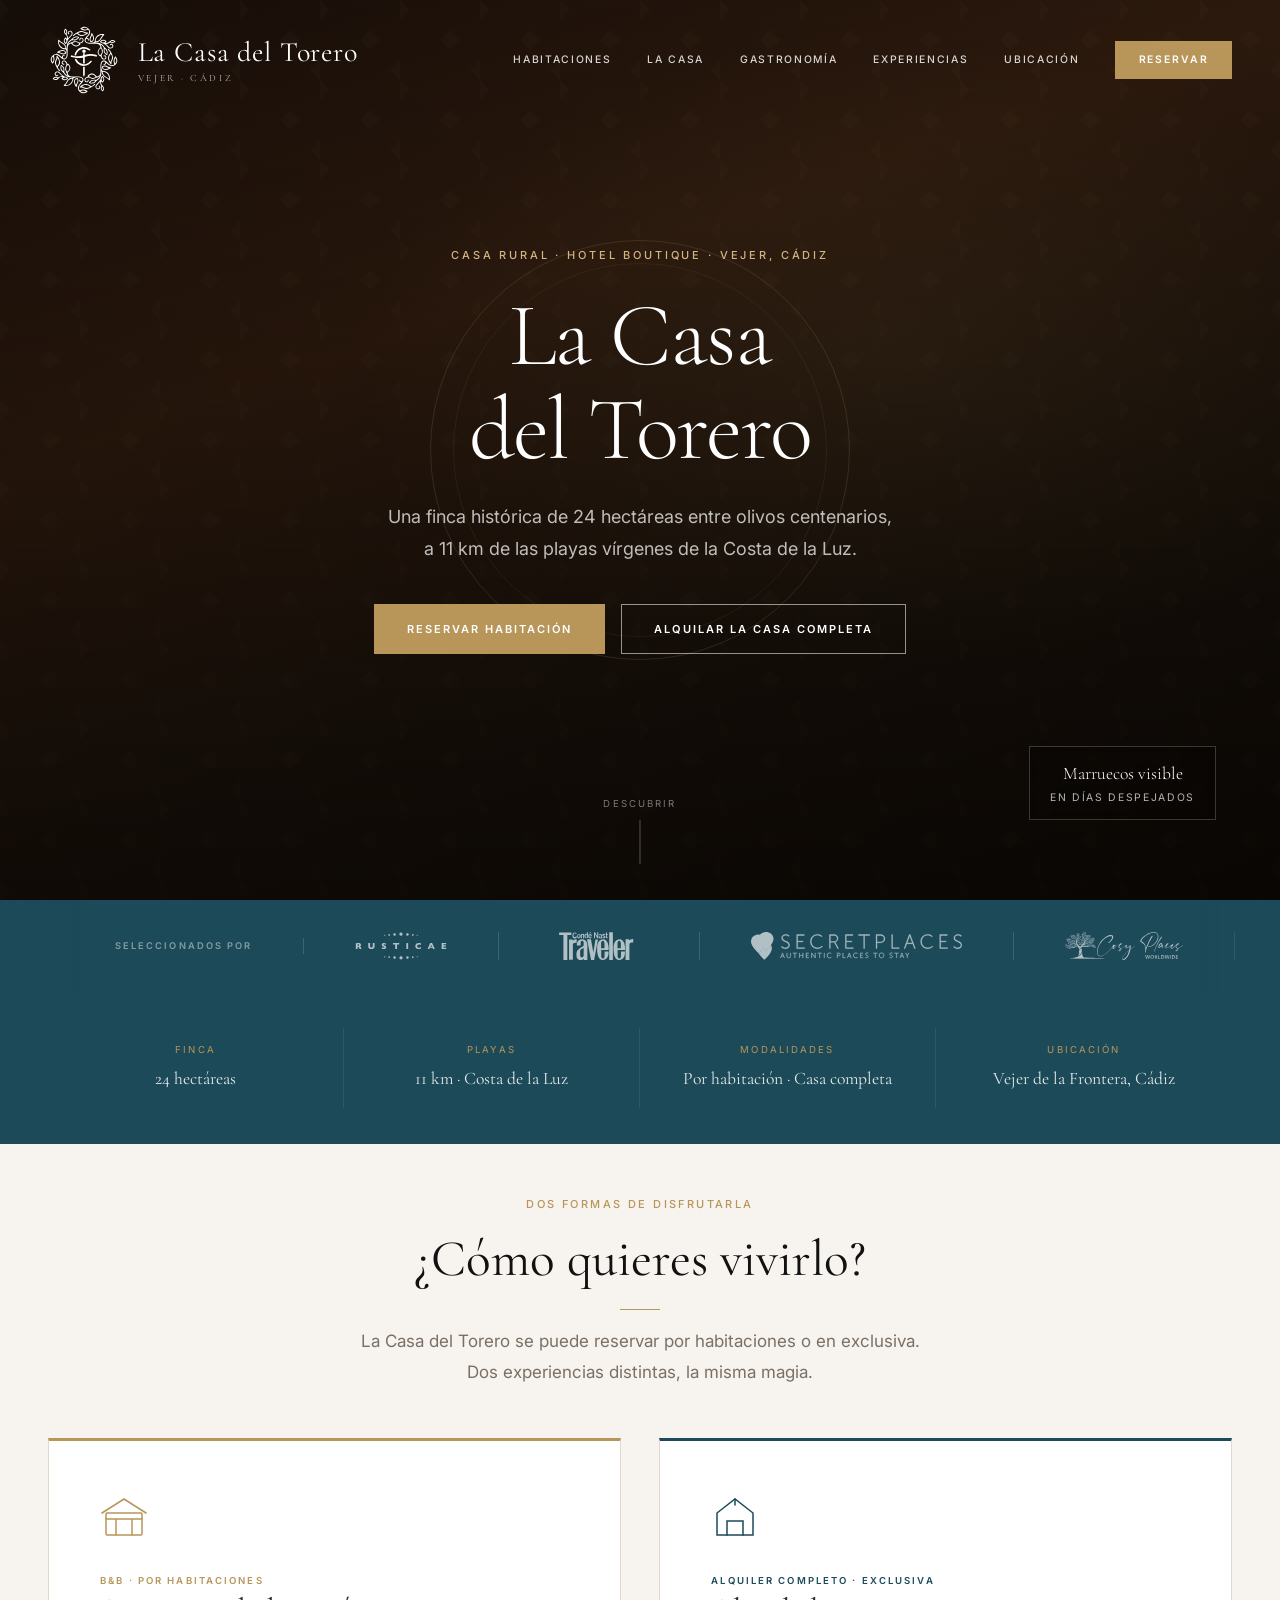
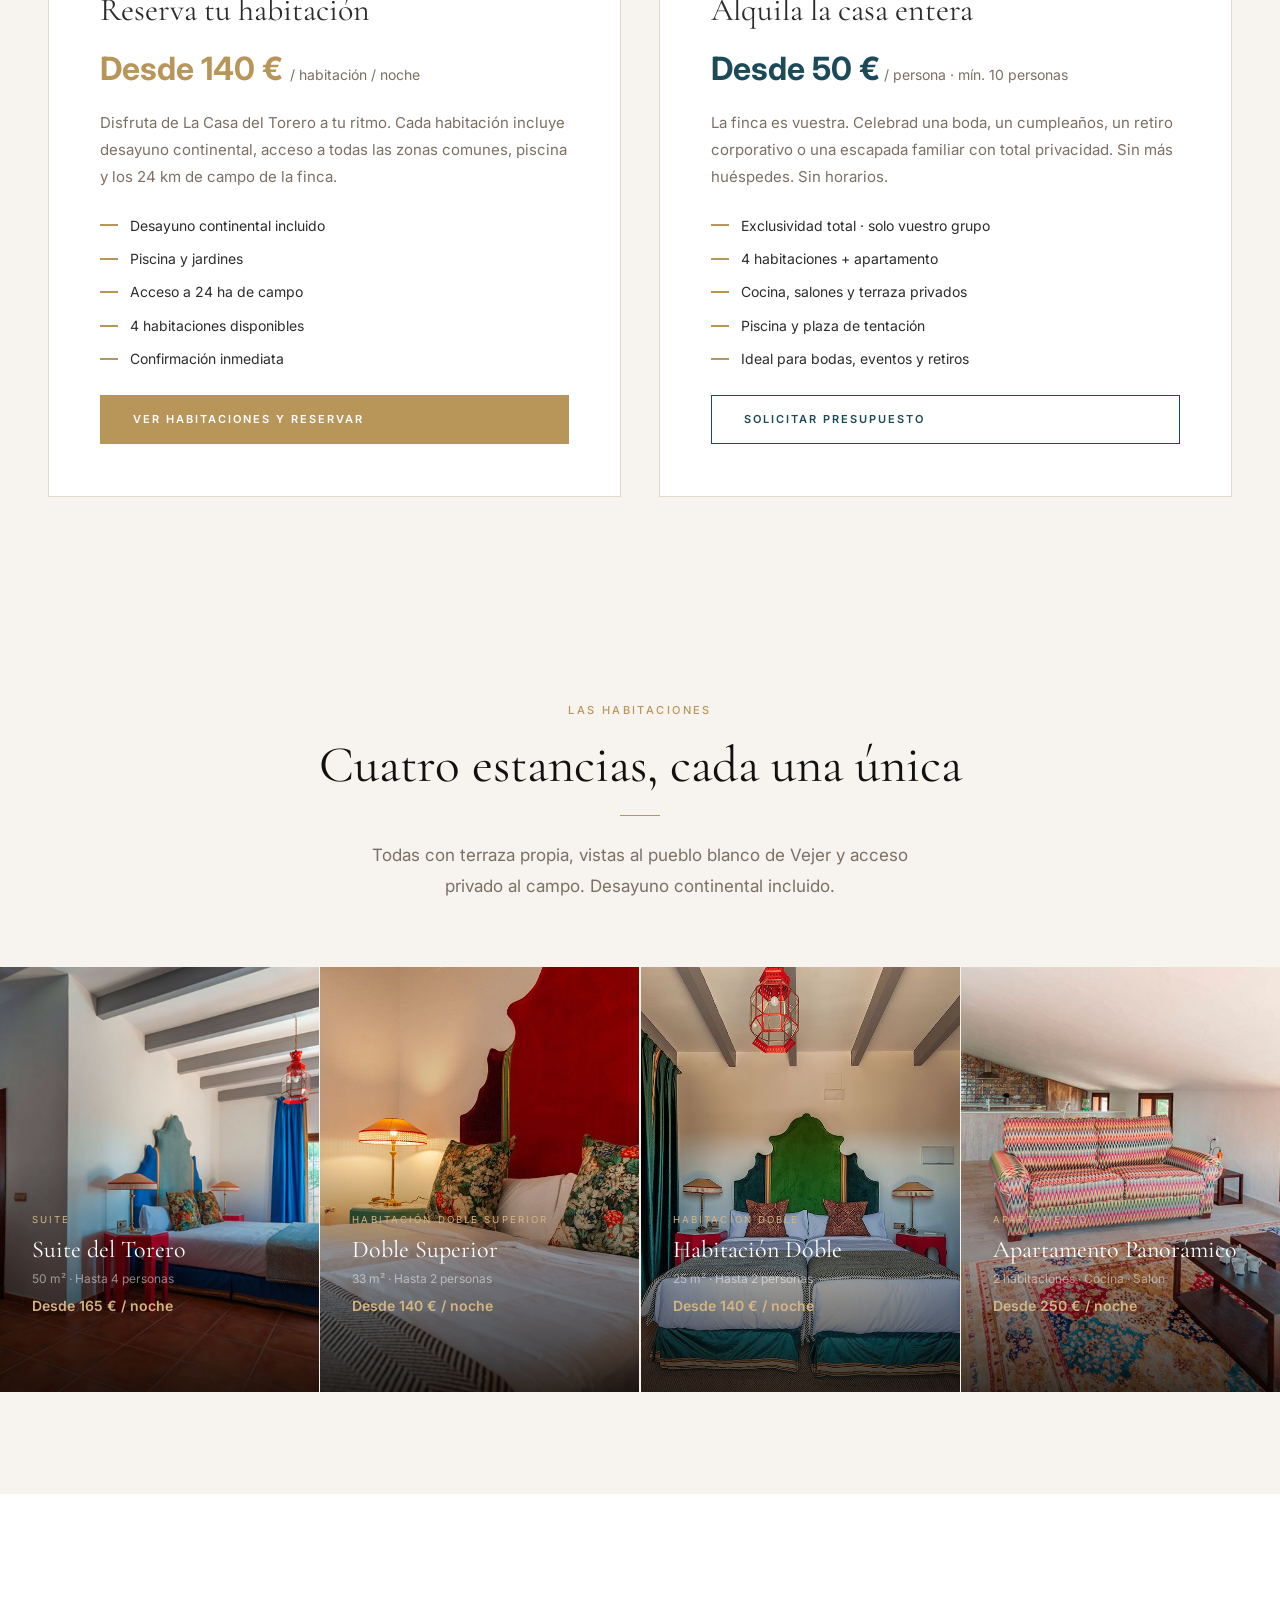
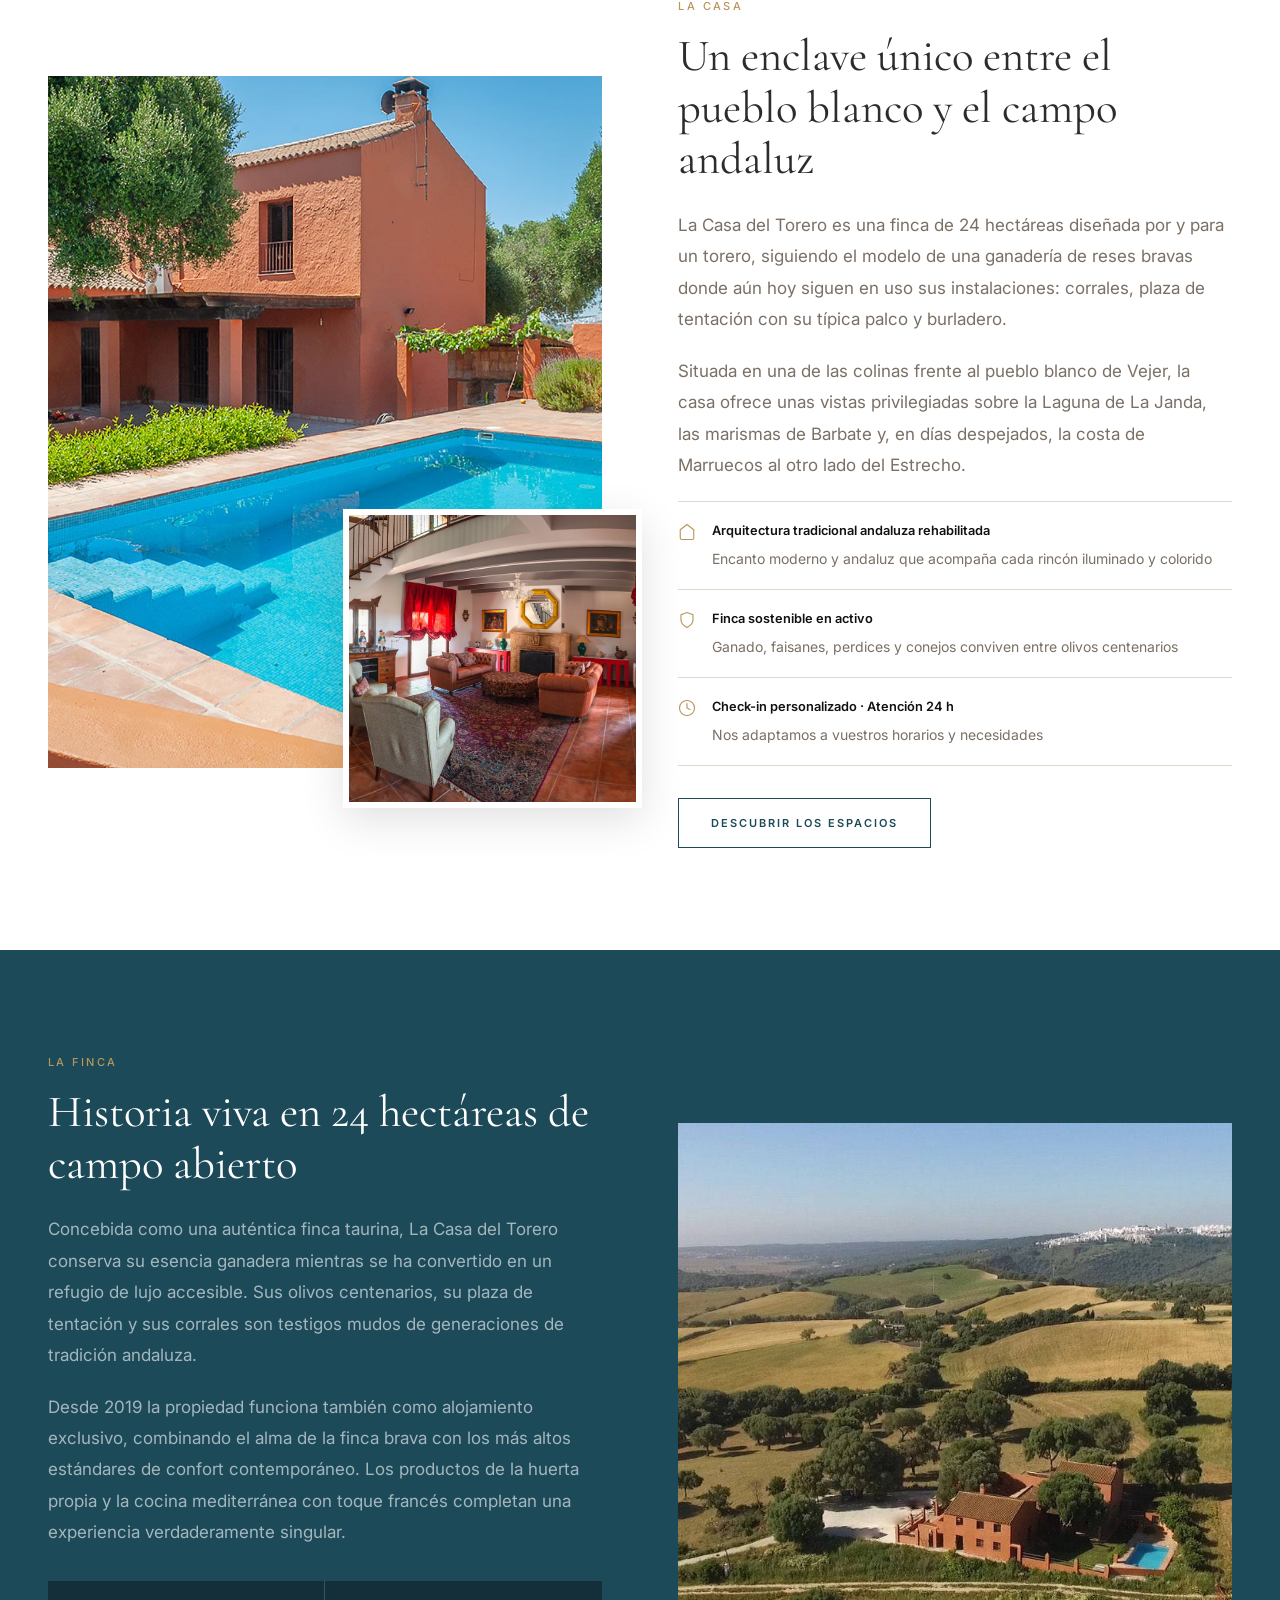
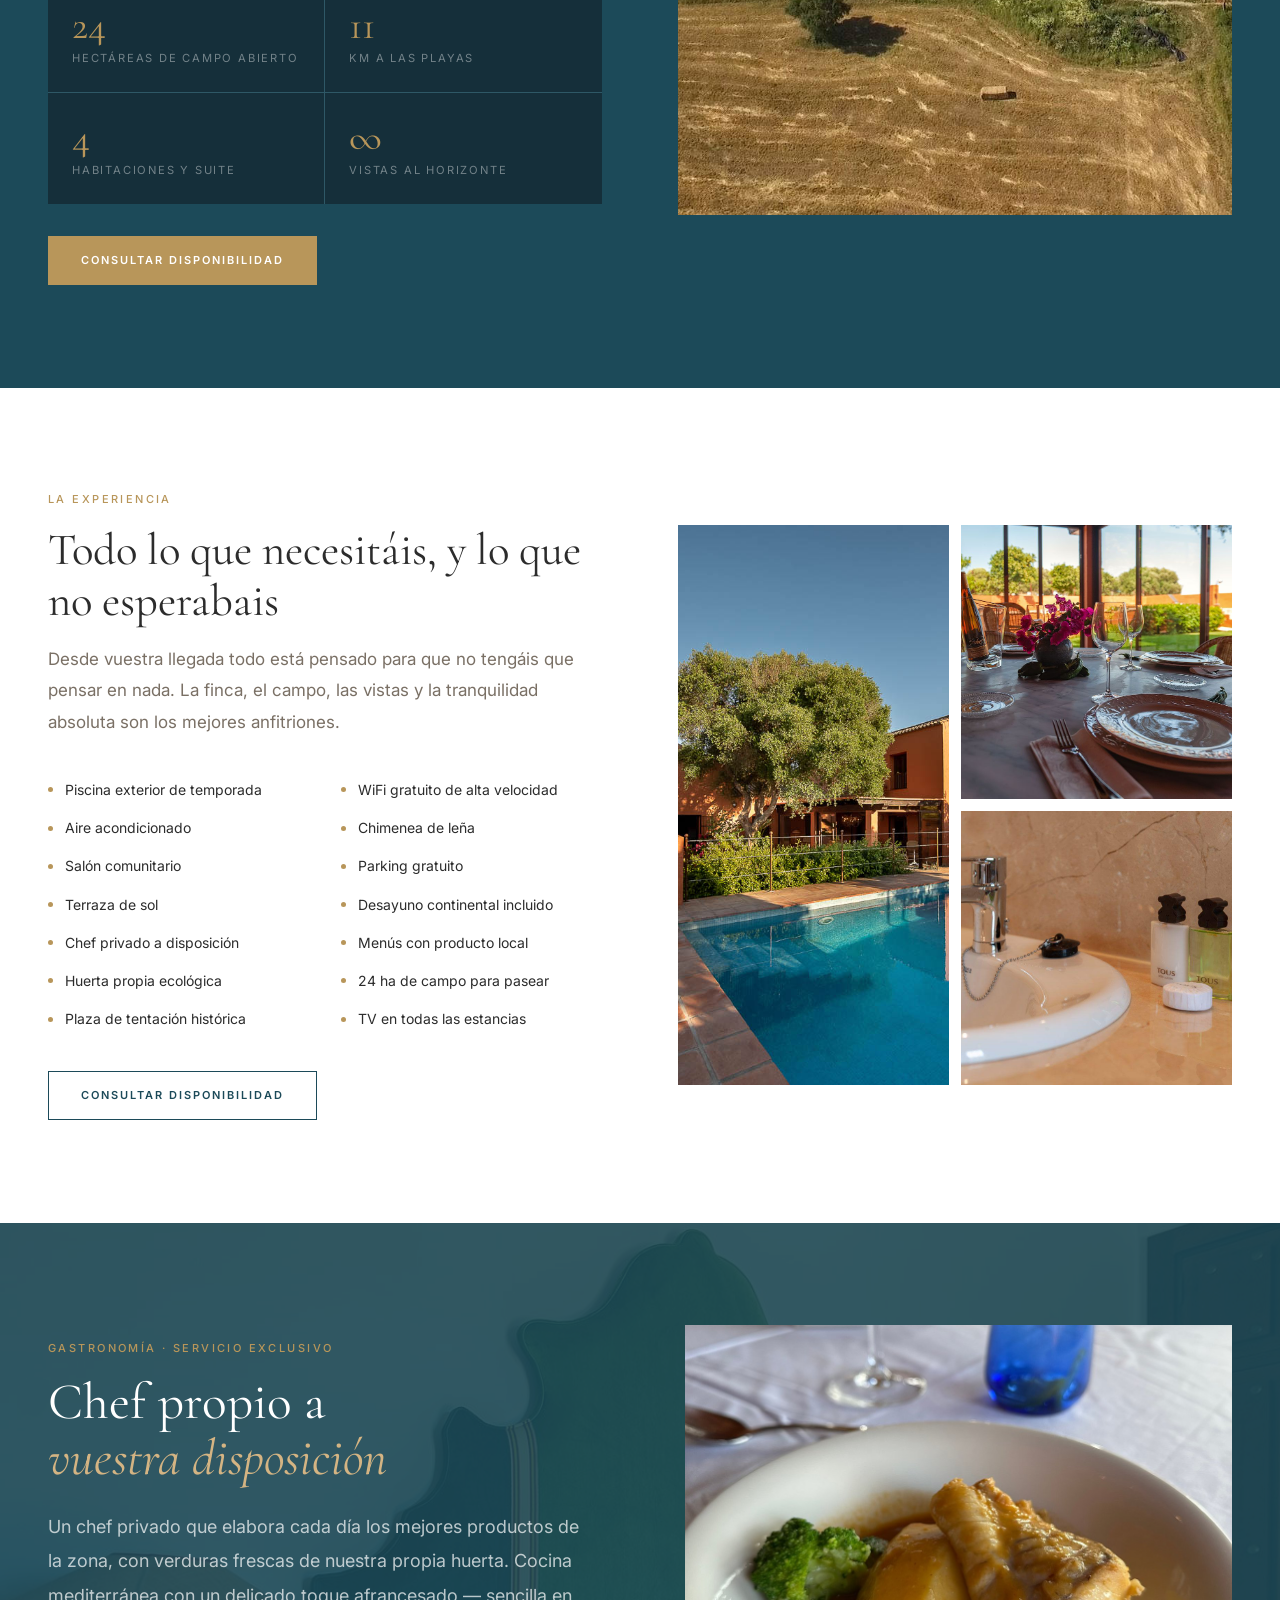
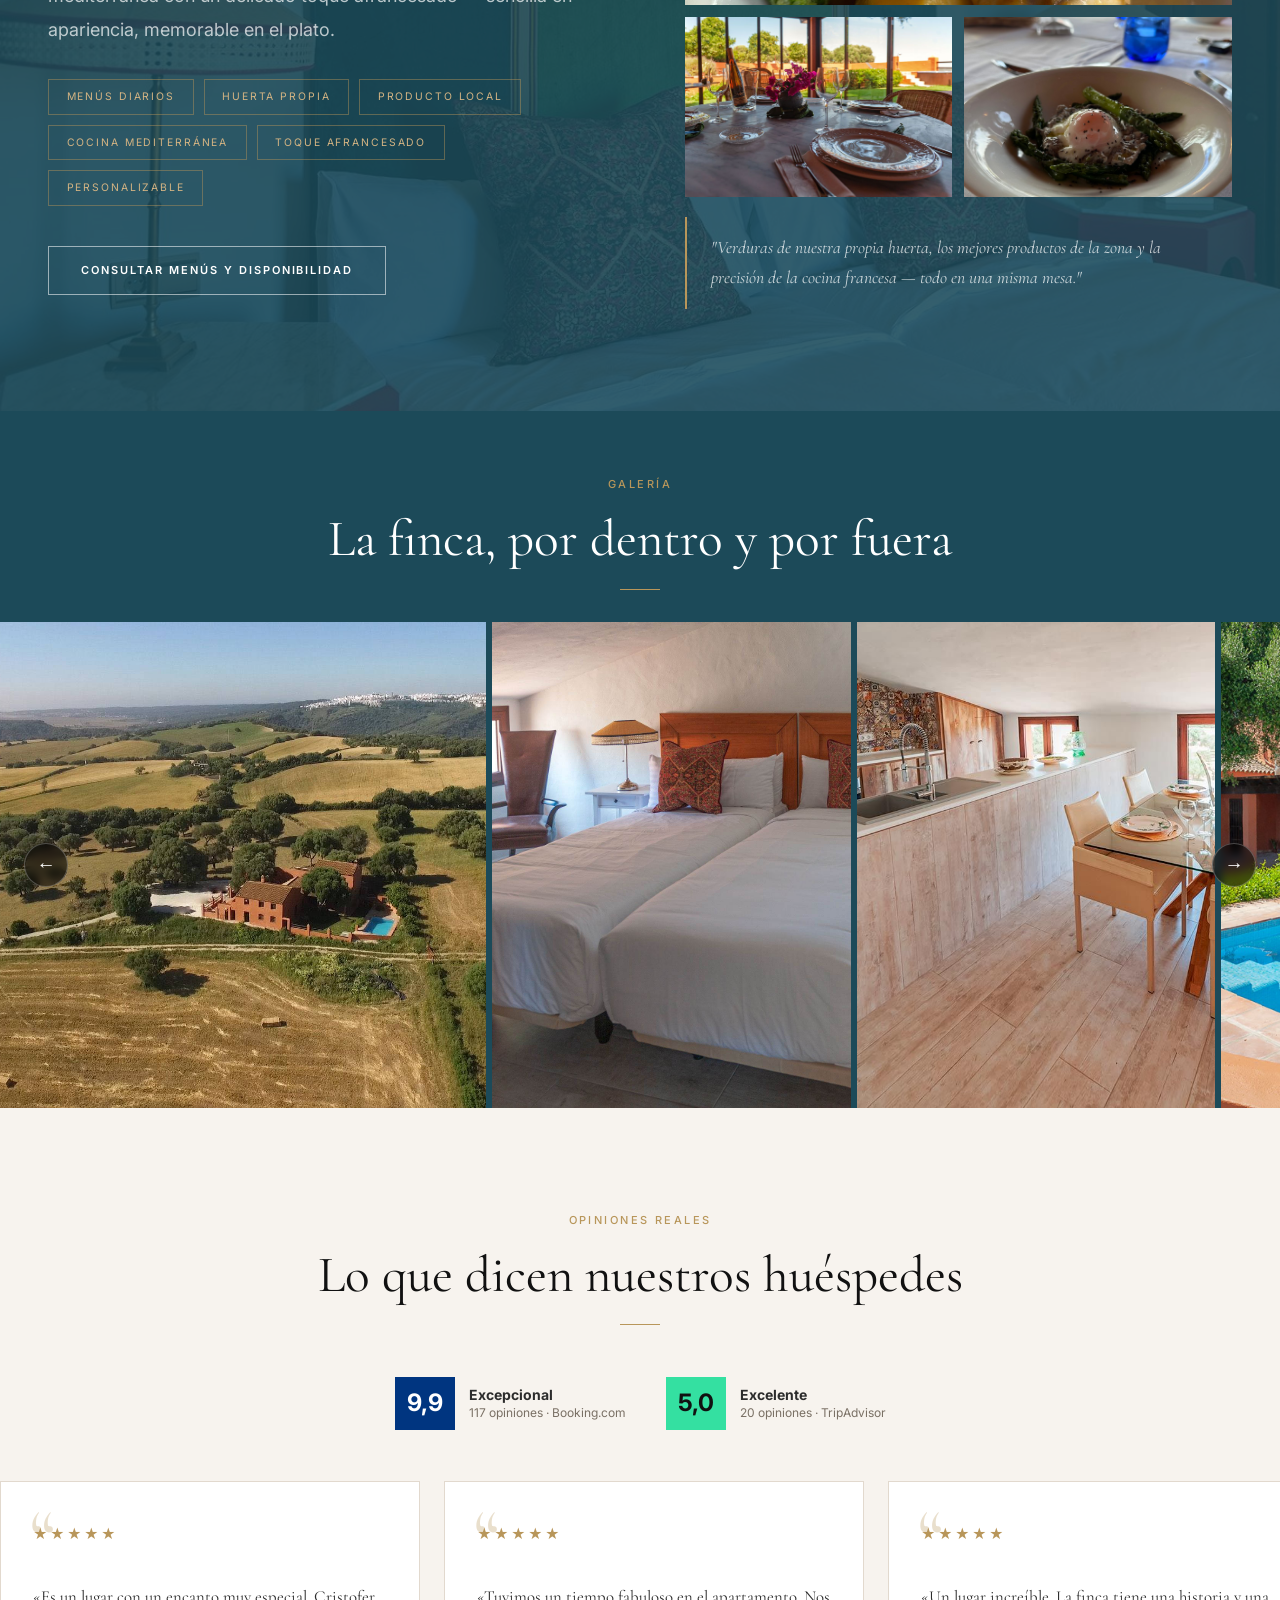
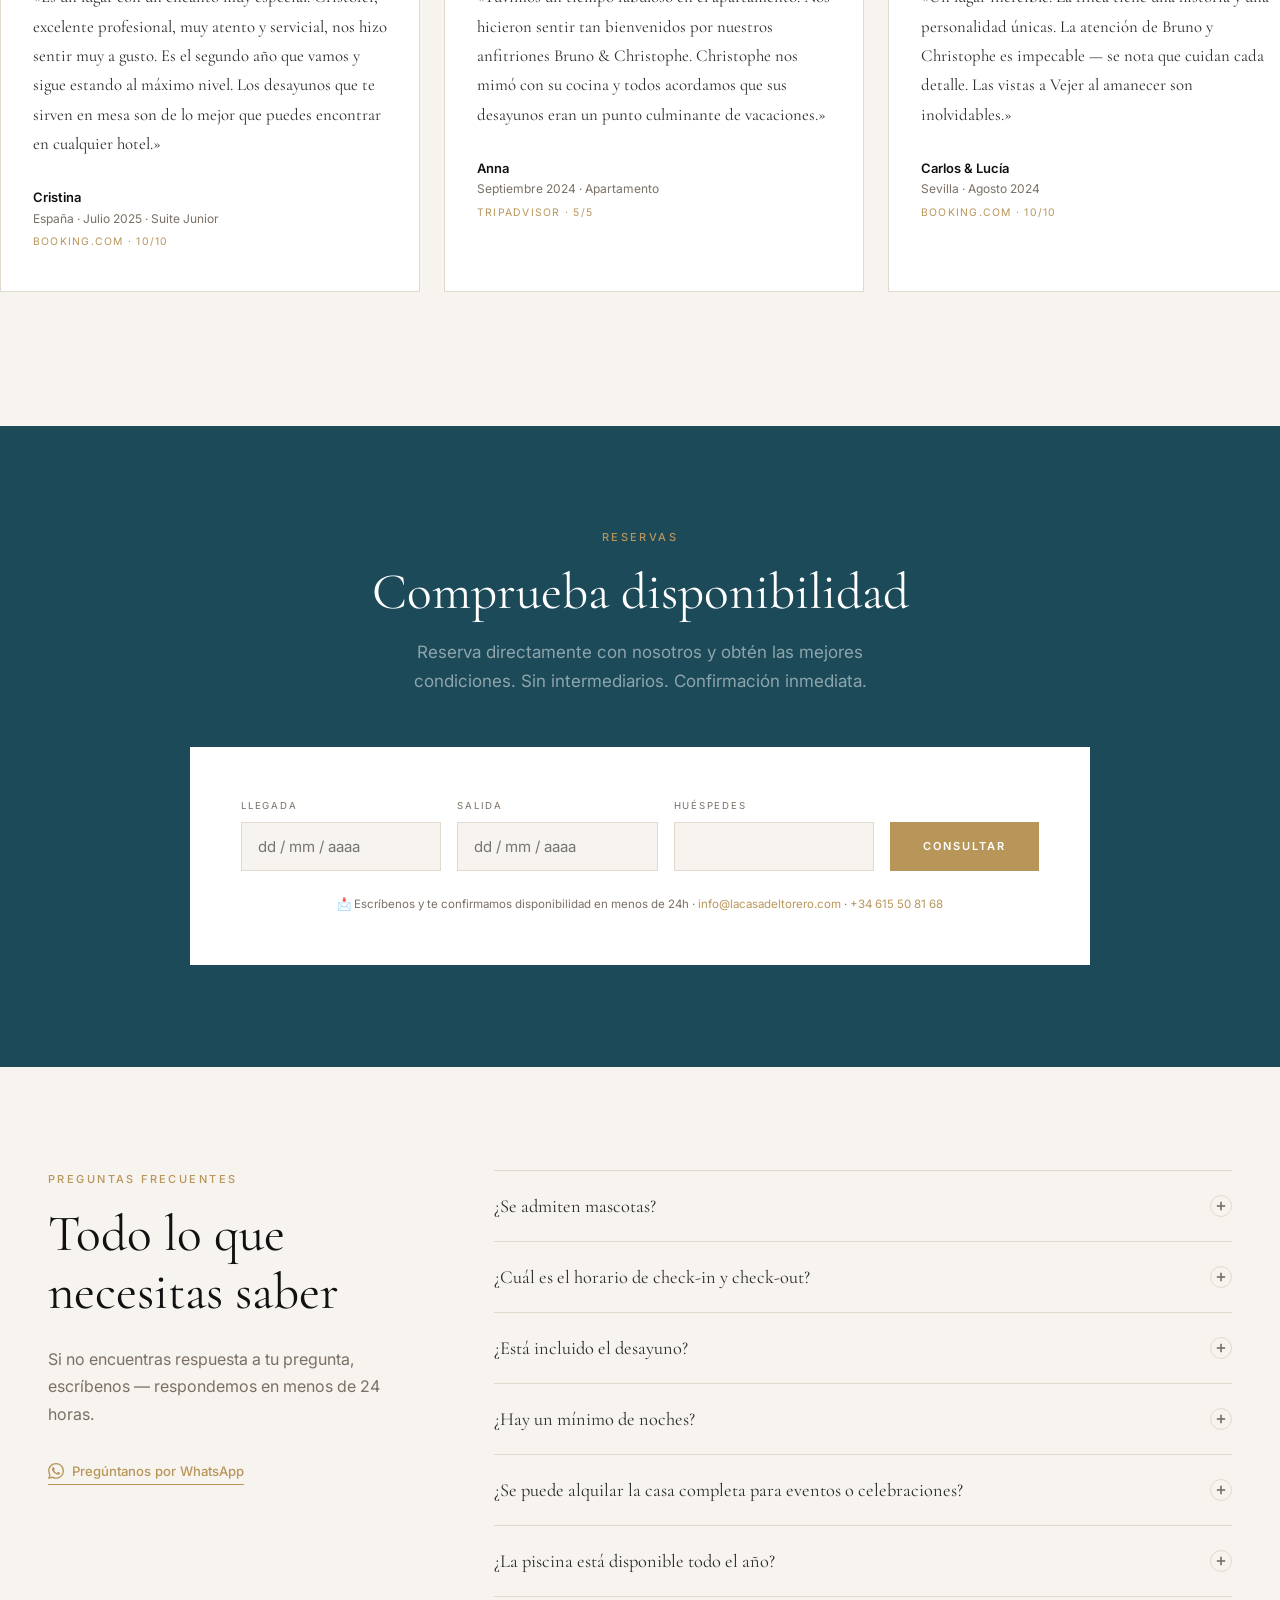
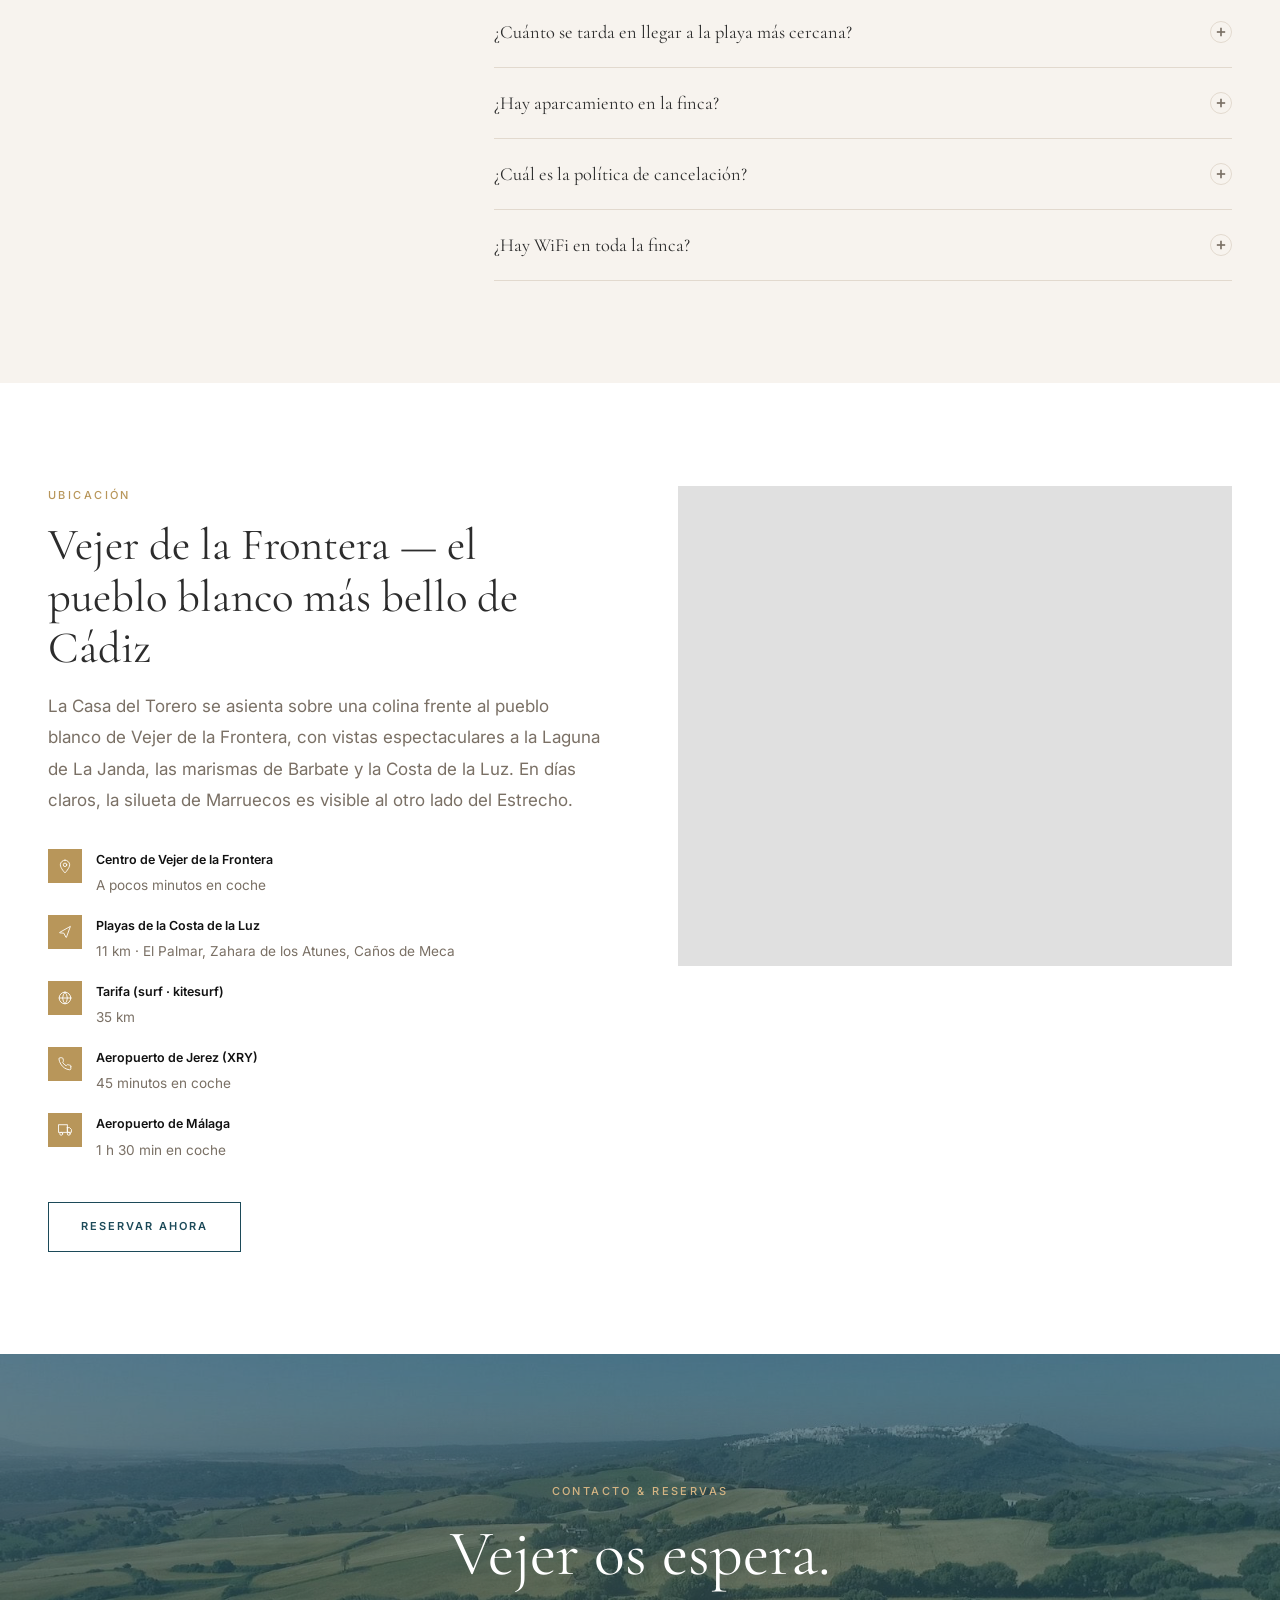
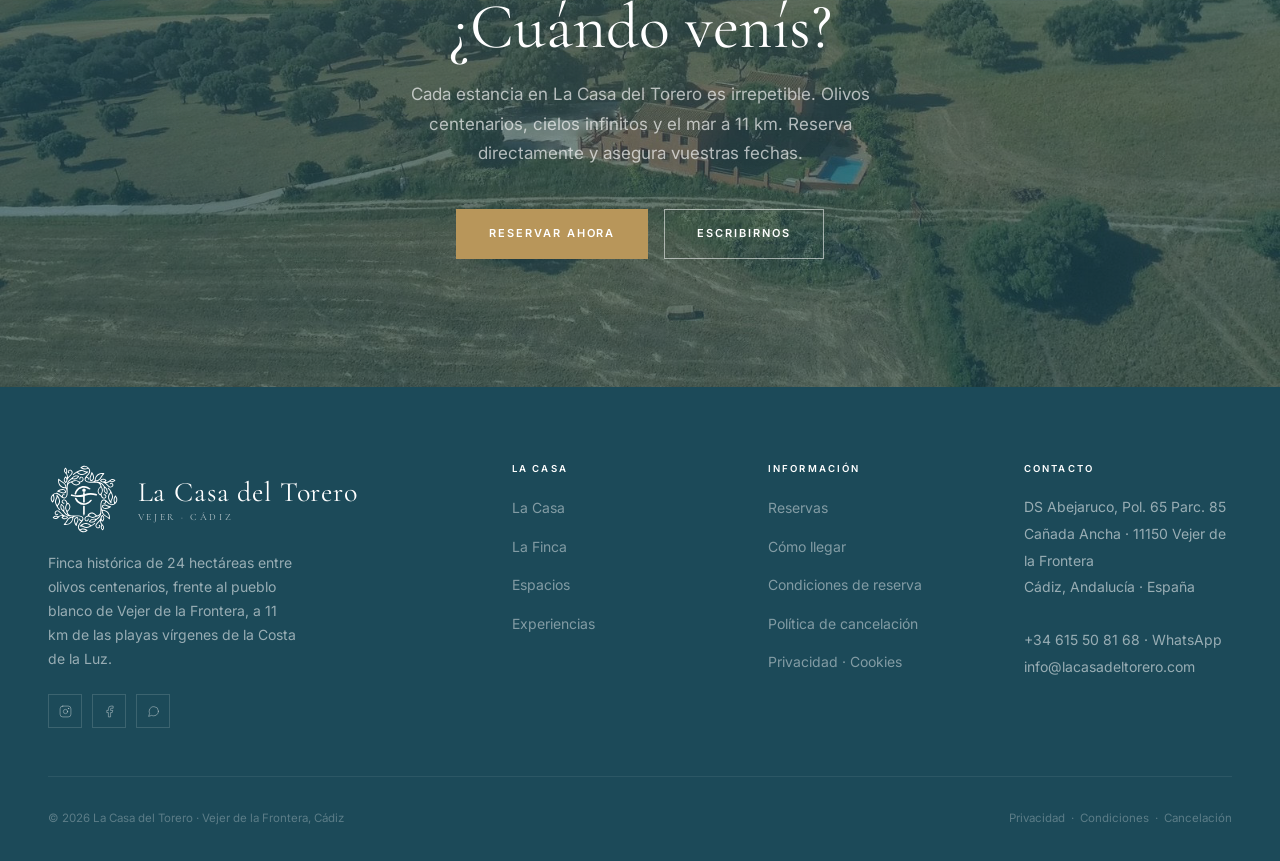
<file: index.html>
<!DOCTYPE html>
<html lang="es">
<head>
<meta charset="UTF-8">
<meta name="viewport" content="width=device-width, initial-scale=1">

<!-- ═══════════════════════════════════════
     SEO — Español (hreflang para EN/FR/DE via plugin de traducción)
     El plugin (p.ej. TranslatePress / Polylang) añadirá automáticamente:
     <link rel="alternate" hreflang="en" href=".../?lang=en">
     <link rel="alternate" hreflang="fr" href=".../?lang=fr">
     <link rel="alternate" hreflang="de" href=".../?lang=de">
════════════════════════════════════════ -->
<title>La Casa del Torero | Casa Rural de Lujo en Vejer de la Frontera, Cádiz</title>
<meta name="description" content="Casa rural de alquiler completo en Vejer de la Frontera. 24 hectáreas de finca, piscina, vistas a la Laguna de La Janda y a 11 km de las playas de la Costa de la Luz. Diseñada por un torero, rehabilitada con elegancia.">
<meta name="keywords" content="casa rural Vejer de la Frontera, alquiler completo Cádiz, casa rural Costa de la Luz, hotel boutique Vejer, finca Andalucía alquiler, La Casa del Torero">
<meta name="robots" content="index, follow">
<link rel="canonical" href="https://www.lacasadeltorero.com/">
<link rel="icon" type="image/svg+xml" href="assets/favicon.svg">
<link rel="alternate icon" href="assets/favicon.svg">

<!-- Open Graph -->
<meta property="og:type" content="website">
<meta property="og:title" content="La Casa del Torero | Casa Rural de Lujo · Vejer de la Frontera">
<meta property="og:description" content="Finca histórica de 24 ha en Vejer de la Frontera. Alquiler completo en exclusiva, piscina y vistas únicas a la Costa de la Luz y Marruecos.">
<meta property="og:url" content="https://www.lacasadeltorero.com/">
<meta property="og:locale" content="es_ES">
<meta property="og:locale:alternate" content="en_GB">
<meta property="og:locale:alternate" content="fr_FR">
<meta property="og:locale:alternate" content="de_DE">

<!-- Schema.org structured data — clave para SEO local y de alojamiento -->
<script type="application/ld+json">
{
  "@context": "https://schema.org",
  "@type": "LodgingBusiness",
  "name": "La Casa del Torero",
  "description": "Casa rural de alquiler completo en Vejer de la Frontera, Cádiz. Finca histórica de 24 hectáreas diseñada por un torero, con piscina y vistas a la Costa de la Luz.",
  "url": "https://www.lacasadeltorero.com",
  "telephone": "+34615508168",
  "email": "info@lacasadeltorero.com",
  "address": {
    "@type": "PostalAddress",
    "streetAddress": "DS Abejaruco, Pol. 65 Parc. 85, Cañada Ancha",
    "postalCode": "11150",
    "addressLocality": "Vejer de la Frontera",
    "addressRegion": "Cádiz",
    "addressCountry": "ES"
  },
  "geo": {
    "@type": "GeoCoordinates",
    "latitude": "36.27762390730022",
    "longitude": "-5.953142849633493"
  },
  "amenityFeature": [
    {"@type": "LocationFeatureSpecification", "name": "Piscina exterior", "value": true},
    {"@type": "LocationFeatureSpecification", "name": "WiFi gratuito", "value": true},
    {"@type": "LocationFeatureSpecification", "name": "Parking gratuito", "value": true},
    {"@type": "LocationFeatureSpecification", "name": "Aire acondicionado", "value": true},
    {"@type": "LocationFeatureSpecification", "name": "Chimenea", "value": true}
  ],
  "numberOfRooms": 4,
  "starRating": {"@type": "Rating", "ratingValue": "5"}
}
</script>

<link rel="preconnect" href="https://fonts.googleapis.com">
<link rel="preconnect" href="https://fonts.gstatic.com" crossorigin>
<link href="https://fonts.googleapis.com/css2?family=Cormorant+Garamond:ital,wght@0,300;0,400;0,500;1,300;1,400&family=Inter:wght@400;500;600&display=swap" rel="stylesheet">

<style>
/* ═══════════ VARIABLES ═══════════ */
:root {
  --cream:     #F7F3EE;
  --white:     #FFFFFF;
  --black:     #111111;
  --gold:      #B8965A;
  --gold-lt:   #D4B483;
  --blue:      #1C4A59;
  --blue-lt:   #2a6478;
  --red:       #C0655C;
  --text:      #2C2C2C;
  --muted:     #7A7065;
  --border:    #E2D9CE;
  --serif:     'Cormorant Garamond', Georgia, serif;
  --sans:      'Inter', system-ui, sans-serif;
  --max-w:     1280px;
  --py:        clamp(4rem, 8vw, 8rem);
  --ease:      0.4s cubic-bezier(0.25, 0.46, 0.45, 0.94);
}
*, *::before, *::after { box-sizing: border-box; margin: 0; padding: 0; }
html { scroll-behavior: smooth; }
body { font-family: var(--sans); color: var(--text); background: var(--white); line-height: 1.7; -webkit-font-smoothing: antialiased; }
img, video { max-width: 100%; display: block; }
a { color: inherit; text-decoration: none; }
ul { list-style: none; }
.container { width: 100%; max-width: var(--max-w); margin-inline: auto; padding-inline: clamp(1.25rem,5vw,3rem); }
h1,h2,h3,h4 { font-family: var(--serif); font-weight: 400; line-height: 1.15; }
.eyebrow { font-family: var(--sans); font-size: .6875rem; font-weight: 500; letter-spacing: .22em; text-transform: uppercase; color: var(--gold); display: block; margin-bottom: 1rem; }
.section-title { font-size: clamp(2.25rem,4vw,3.75rem); color: var(--black); }
.section-body { font-size: 1.0625rem; color: var(--muted); max-width: 52ch; line-height: 1.85; }
.gold-rule { width: 40px; height: 1px; background: var(--gold); margin: 1.25rem auto 0; }

/* ═══════════ BUTTONS ═══════════ */
.btn {
  display: inline-flex; align-items: center; gap: .625rem;
  font-family: var(--sans); font-size: .6875rem; font-weight: 600;
  letter-spacing: .18em; text-transform: uppercase;
  padding: .9rem 2rem; border: 1.5px solid currentColor;
  transition: background var(--ease), color var(--ease), border-color var(--ease);
  cursor: pointer;
}
.btn--gold   { background: var(--gold); border-color: var(--gold); color: var(--white); }
.btn--gold:hover { background: #9e7d48; border-color: #9e7d48; color: var(--white); }
.btn--ghost  { background: transparent; border-color: rgba(255,255,255,.55); color: var(--white); }
.btn--ghost:hover { background: var(--white); border-color: var(--white); color: var(--black); }
.btn--dark   { background: transparent; border-color: var(--blue); color: var(--blue); }
.btn--dark:hover { background: var(--blue); border-color: var(--blue); color: var(--white); }

/* NAV CTA — fijo, nunca blanco sobre blanco */
.nav-cta {
  font-family: var(--sans); font-size: .65rem; font-weight: 600;
  letter-spacing: .18em; text-transform: uppercase;
  padding: .55rem 1.4rem;
  border: 1.5px solid var(--gold);
  background: var(--gold); color: var(--white);
  transition: background var(--ease), color var(--ease);
}
.nav-cta:hover { background: #9e7d48; border-color: #9e7d48; color: var(--white); }
#site-header.scrolled .nav-cta { background: var(--gold); border-color: var(--gold); color: var(--white); }
#site-header.scrolled .nav-cta:hover { background: #9e7d48; }

/* ═══════════ HEADER ═══════════ */
#site-header {
  position: fixed; top: 0; left: 0; right: 0; z-index: 100;
  padding: 1.5rem 0;
  transition: background var(--ease), padding var(--ease), box-shadow var(--ease);
}
#site-header.scrolled {
  background: rgba(255,255,255,.97); backdrop-filter: blur(10px);
  padding: .875rem 0; box-shadow: 0 1px 0 var(--border);
}
#site-header .container { display: flex; align-items: center; justify-content: space-between; }

.site-logo {
  display: flex; align-items: center; gap: 1.1rem;
  color: var(--white); transition: color var(--ease); text-decoration: none;
  z-index: 101; position: relative;
}
.site-logo__svg { height: 72px; width: auto; flex-shrink: 0; }
.site-logo__name {
  font-family: var(--serif); font-size: 1.75rem; font-weight: 400;
  letter-spacing: .03em; line-height: 1.15; color: inherit;
  white-space: nowrap;
}
.site-logo__name em {
  display: block; font-style: normal; font-size: .6rem;
  letter-spacing: .28em; text-transform: uppercase; opacity: .7; margin-top: .25rem;
}
#site-header.scrolled .site-logo { color: var(--blue); }
#site-footer .site-logo { color: var(--white); }
#site-footer .site-logo:hover { color: var(--gold-lt); }

.primary-nav { display: flex; align-items: center; gap: 2.25rem; }
.primary-nav > a:not(.nav-cta) {
  font-size: .65rem; font-weight: 500; letter-spacing: .16em; text-transform: uppercase;
  color: rgba(255,255,255,.82); transition: color var(--ease); position: relative;
}
.primary-nav > a:not(.nav-cta)::after {
  content: ''; position: absolute; bottom: -3px; left: 0; width: 0; height: 1px;
  background: var(--gold); transition: width var(--ease);
}
.primary-nav > a:not(.nav-cta):hover { color: var(--white); }
.primary-nav > a:not(.nav-cta):hover::after { width: 100%; }
#site-header.scrolled .primary-nav > a:not(.nav-cta) { color: var(--muted); }
#site-header.scrolled .primary-nav > a:not(.nav-cta):hover { color: var(--blue); }

.nav-toggle { display: none; flex-direction: column; gap: 5px; background: none; border: none; cursor: pointer; padding: 4px; z-index: 101; }
.nav-toggle span { display: block; width: 26px; height: 1.5px; background: var(--white); transition: var(--ease); }
#site-header.scrolled .nav-toggle span { background: var(--black); }

/* ═══════════ HERO (vídeo) ═══════════ */
.hero {
  position: relative; height: 100svh; min-height: 620px;
  display: flex; align-items: center; justify-content: center;
  text-align: center; overflow: hidden;
}

/* Contenedor vídeo */
.hero__video-wrap {
  position: absolute; inset: 0; z-index: 0;
}
.hero__video-wrap video {
  width: 100%; height: 100%; object-fit: cover;
  /* Fallback si no hay vídeo: gradiente que simula la finca */
}
/* Fallback cuando no hay fichero de vídeo (preview) */
.hero__video-wrap::before {
  content: '';
  position: absolute; inset: 0;
  background: linear-gradient(160deg, #1a100a 0%, #3b2212 35%, #22180e 65%, #0d0a06 100%);
  z-index: -1;
}
/* Patrón decorativo sobre el fondo fallback */
.hero__video-wrap::after {
  content: '';
  position: absolute; inset: 0;
  background-image:
    radial-gradient(ellipse 60% 50% at 70% 40%, rgba(185,150,90,.12) 0%, transparent 70%),
    url("data:image/svg+xml,%3Csvg width='80' height='80' viewBox='0 0 80 80' xmlns='http://www.w3.org/2000/svg'%3E%3Cg fill='%23c9a96e' fill-opacity='0.035'%3E%3Cpath d='M40 40 L50 30 L60 40 L50 50Z'/%3E%3Cpath d='M0 0 L10 10 L0 20Z'/%3E%3Cpath d='M80 80 L70 70 L80 60Z'/%3E%3C/g%3E%3C/svg%3E");
  pointer-events: none;
}

.hero__overlay {
  position: absolute; inset: 0; z-index: 1;
  background: linear-gradient(
    to bottom,
    rgba(8,5,3,.28) 0%,
    rgba(8,5,3,.48) 55%,
    rgba(8,5,3,.68) 100%
  );
}

/* Círculo decorativo dorado */
.hero__deco {
  position: absolute; z-index: 2;
  width: 420px; height: 420px;
  border: 1px solid rgba(185,150,90,.18); border-radius: 50%;
  top: 50%; left: 50%; transform: translate(-50%,-50%);
  pointer-events: none;
}
.hero__deco::before {
  content: ''; position: absolute; inset: 22px;
  border: 1px solid rgba(185,150,90,.09); border-radius: 50%;
}

.hero__content {
  position: relative; z-index: 3;
  color: var(--white); padding-inline: 1.5rem; max-width: 820px;
}
.hero__eyebrow {
  font-family: var(--sans); font-size: .6875rem; font-weight: 500;
  letter-spacing: .26em; text-transform: uppercase; color: var(--gold-lt);
  display: block; margin-bottom: 1.5rem;
  opacity: 0; transform: translateY(16px); animation: fadeUp .9s .3s forwards;
}
.hero__title {
  font-family: var(--serif); font-size: clamp(3rem,7vw,6.5rem);
  font-weight: 300; line-height: 1.05; letter-spacing: -.02em; margin-bottom: 1.5rem;
  opacity: 0; transform: translateY(20px); animation: fadeUp .9s .55s forwards;
}
.hero__subtitle {
  font-size: clamp(.9375rem,1.5vw,1.125rem); color: rgba(255,255,255,.72);
  max-width: 46ch; margin-inline: auto; margin-bottom: 2.5rem; line-height: 1.75;
  opacity: 0; transform: translateY(16px); animation: fadeUp .9s .8s forwards;
}
.hero__actions {
  display: flex; gap: 1rem; justify-content: center; flex-wrap: wrap;
  opacity: 0; transform: translateY(16px); animation: fadeUp .9s 1.05s forwards;
}

/* Indicador "Morocco visible" */
.hero__badge {
  position: absolute; bottom: 5rem; right: clamp(1.5rem,5vw,4rem); z-index: 3;
  border: 1px solid rgba(255,255,255,.2); padding: .75rem 1.25rem;
  color: rgba(255,255,255,.7); font-size: .65rem; letter-spacing: .16em;
  text-transform: uppercase; text-align: center; backdrop-filter: blur(4px);
  background: rgba(0,0,0,.2);
  opacity: 0; animation: fadeUp .9s 1.4s forwards;
}
.hero__badge strong { display: block; font-family: var(--serif); font-size: 1.1rem; color: var(--white); letter-spacing: 0; text-transform: none; font-weight: 300; }

.hero__scroll {
  position: absolute; bottom: 2.25rem; left: 50%; transform: translateX(-50%);
  z-index: 3; display: flex; flex-direction: column; align-items: center; gap: .5rem;
  color: rgba(255,255,255,.45); font-size: .6rem; letter-spacing: .22em; text-transform: uppercase;
}
.hero__scroll::after {
  content: ''; width: 1px; height: 44px; background: rgba(255,255,255,.3);
  animation: scrollLine 1.8s ease-in-out infinite;
}


/* ═══════════ INTRO STRIP ═══════════ */
.intro-strip { background: var(--blue); color: var(--white); padding: 2.25rem 0; }
.intro-strip__inner { display: grid; grid-template-columns: repeat(4,1fr); text-align: center; }
.intro-strip__item { padding: .875rem 1.5rem; border-right: 1px solid rgba(255,255,255,.08); }
.intro-strip__item:last-child { border-right: none; }
.intro-strip__label { font-size: .6rem; letter-spacing: .22em; text-transform: uppercase; color: var(--gold); margin-bottom: .375rem; }
.intro-strip__value { font-family: var(--serif); font-size: 1.1rem; color: rgba(255,255,255,.88); }

/* ═══════════ ABOUT ═══════════ */
.about { padding: var(--py) 0; background: var(--white); }
.about__inner { display: grid; grid-template-columns: 1fr 1fr; gap: clamp(3rem,6vw,7rem); align-items: center; }
.about__image-wrap { position: relative; }
.about__image-main {
  width: 100%; aspect-ratio: 4/5; object-fit: cover;
  background: linear-gradient(145deg, #e8ddd0, #d4c4b0);
  display: flex; align-items: center; justify-content: center;
}
.img-ph { display: flex; flex-direction: column; align-items: center; justify-content: center; width: 100%; height: 100%; color: var(--muted); font-size: .7rem; letter-spacing: .12em; text-transform: uppercase; gap: .75rem; font-family: var(--sans); }
.img-ph svg { opacity: .25; }
.about__image-accent {
  position: absolute; bottom: -2.5rem; right: -2.5rem; width: 54%;
  aspect-ratio: 1; background: linear-gradient(145deg, #c4b09a, #b09880);
  border: 6px solid var(--white); box-shadow: 0 12px 40px rgba(0,0,0,.12);
  display: flex; align-items: center; justify-content: center;
}
.about__title { font-size: clamp(2rem,3.5vw,3.25rem); margin-bottom: 1.5rem; }
.about__text { font-size: 1.0625rem; color: var(--muted); line-height: 1.85; margin-bottom: 1.25rem; }
.about__detail { display: flex; align-items: flex-start; gap: 1rem; padding: 1.1rem 0; border-top: 1px solid var(--border); }
.about__detail:last-of-type { border-bottom: 1px solid var(--border); margin-bottom: 2rem; }
.about__detail-icon { width: 18px; height: 18px; flex-shrink: 0; margin-top: 3px; color: var(--gold); }
.about__detail-text strong { display: block; font-size: .8rem; font-weight: 600; margin-bottom: .18rem; color: var(--black); font-family: var(--sans); }
.about__detail-text span { font-size: .875rem; color: var(--muted); }

/* ═══════════ FINCA / HISTORIA ═══════════ */
.finca { padding: var(--py) 0; background: var(--blue); color: var(--white); }
.finca__inner { display: grid; grid-template-columns: 1fr 1fr; gap: clamp(3rem,6vw,7rem); align-items: center; }
.finca__content .eyebrow { color: var(--gold); }
.finca__title { font-size: clamp(2rem,3.5vw,3.25rem); color: var(--white); margin-bottom: 1.5rem; }
.finca__text { font-size: 1.0625rem; color: rgba(255,255,255,.6); line-height: 1.85; margin-bottom: 1.25rem; }
.finca__stat-grid { display: grid; grid-template-columns: 1fr 1fr; gap: 1px; background: rgba(255,255,255,.08); margin: 2rem 0; }
.finca__stat { background: var(--blue-dark, #152f3a); padding: 1.5rem; }
.finca__stat-number { font-family: var(--serif); font-size: 2.5rem; color: var(--gold); line-height: 1; margin-bottom: .25rem; }
.finca__stat-label { font-size: .7rem; letter-spacing: .16em; text-transform: uppercase; color: rgba(255,255,255,.4); }
.finca__image {
  width: 100%; aspect-ratio: 4/5;
  background: linear-gradient(145deg, #2d1e14, #1a1209);
  display: flex; align-items: center; justify-content: center;
}

/* ═══════════ SPACES ═══════════ */
.spaces { padding: var(--py) 0; background: var(--cream); }
.spaces__header { text-align: center; margin-bottom: clamp(3rem,5vw,5rem); }
.spaces__header .section-body { margin-inline: auto; margin-top: 1rem; }
.spaces__grid { display: grid; grid-template-columns: repeat(4,1fr); gap: 1.5px; }
@media(max-width:768px) {
  .spaces__grid { display: flex; overflow-x: auto; scroll-snap-type: x mandatory; scrollbar-width: none; gap: 1.5px; cursor: grab; padding-right: 18vw; }
  .spaces__grid::-webkit-scrollbar { display: none; }
  .spaces__grid.dragging { cursor: grabbing; scroll-snap-type: none; }
  .spaces__grid .space-card { flex: 0 0 72vw; scroll-snap-align: start; }
  .spaces__grid .space-card__img { aspect-ratio: 3/4; }
}
.space-card { position: relative; overflow: hidden; cursor: pointer; }
.space-card__img {
  width: 100%; aspect-ratio: 3/4; object-fit: cover;
  transition: transform .7s ease; display: flex; align-items: center; justify-content: center;
}
.space-card:hover .space-card__img { transform: scale(1.05); }
.s1 { background: linear-gradient(145deg,#4a3020,#2d1e12); }
.s2 { background: linear-gradient(145deg,#2a2018,#1a1510); }
.s3 { background: linear-gradient(145deg,#1a2820,#101812); }
.space-card__overlay {
  position: absolute; inset: 0;
  background: linear-gradient(to top,rgba(8,5,3,.78) 0%,rgba(8,5,3,0) 55%);
  display: flex; flex-direction: column; justify-content: flex-end;
  padding: 2rem; color: var(--white);
}
.space-card__tag { font-size: .6rem; letter-spacing: .22em; text-transform: uppercase; color: var(--gold-lt); margin-bottom: .5rem; }
.space-card__name { font-family: var(--serif); font-size: 1.5rem; line-height: 1.2; margin-bottom: .25rem; }
.space-card__size { font-size: .75rem; color: rgba(255,255,255,.5); margin-bottom: .25rem; }
.space-card__desc { font-size: .8125rem; color: rgba(255,255,255,.65); max-height: 0; overflow: hidden; transition: max-height .4s ease, opacity .4s ease; opacity: 0; }
.space-card:hover .space-card__desc { max-height: 80px; opacity: 1; }

/* ═══════════ SPACES PRICE ═══════════ */
.space-card__price { font-size: .875rem; color: var(--gold-lt); font-weight: 600; margin-bottom: .5rem; }
.space-card__cta { display: inline-block; margin-top: .75rem; font-size: .72rem; letter-spacing: .14em; text-transform: uppercase; color: var(--white); border-bottom: 1px solid rgba(255,255,255,.45); padding-bottom: 2px; transition: color var(--ease), border-color var(--ease); opacity:0; transition: opacity .4s ease .1s; }
.space-card:hover .space-card__cta { opacity: 1; }
.space-card:hover .space-card__cta:hover { color: var(--gold); border-color: var(--gold); }

/* ═══════════ MODALITY ═══════════ */
.modality { padding: clamp(2rem,4vw,4rem) 0 var(--py); background: var(--cream); }
.modality__header { text-align: center; margin-bottom: clamp(2.5rem,4vw,4rem); }
.modality__header p { max-width: 52ch; margin: 1rem auto 0; color: var(--muted); font-size: 1.0625rem; line-height: 1.8; }
.modality__grid { display: grid; grid-template-columns: 1fr 1fr; gap: clamp(1.5rem,3vw,2.5rem); }
.modality-card { background: var(--white); border: 1px solid var(--border); padding: clamp(2rem,4vw,3.5rem); display: flex; flex-direction: column; gap: 1.5rem; transition: box-shadow var(--ease); }
.modality-card:hover { box-shadow: 0 12px 40px rgba(0,0,0,.08); }
.modality-card--house { border-top: 3px solid var(--blue); }
.modality-card--rooms { border-top: 3px solid var(--gold); }
.modality-card__icon { width: 48px; height: 48px; }
.modality-card__title { font-family: var(--serif); font-size: clamp(1.75rem,2.5vw,2.25rem); line-height: 1.15; }
.modality-card__price { font-size: 2rem; font-weight: 700; color: var(--blue); line-height: 1; }
.modality-card__price span { font-size: .875rem; font-weight: 400; color: var(--muted); }
.modality-card--rooms .modality-card__price { color: var(--gold); }
.modality-card__desc { color: var(--muted); font-size: .9375rem; line-height: 1.8; }
.modality-card__features { display: flex; flex-direction: column; gap: .6rem; }
.modality-card__feat { display: flex; align-items: center; gap: .75rem; font-size: .875rem; color: var(--text); }
.modality-card__feat::before { content: ''; width: 18px; height: 2px; background: var(--gold); flex-shrink: 0; }
.modality-card__actions { margin-top: auto; }
.modality-card__actions .btn { width: 100%; text-align: center; }
@media(max-width:768px) { .modality__grid { grid-template-columns: 1fr; } }

/* ═══════════ EXPERIENCE ═══════════ */
.experience { padding: var(--py) 0; background: var(--white); }
.experience__inner { display: grid; grid-template-columns: 1fr 1fr; gap: clamp(3rem,6vw,7rem); align-items: center; }
.experience__title { font-size: clamp(2rem,3.5vw,3.25rem); margin-bottom: 1rem; }
.experience__lead { font-size: 1.0625rem; color: var(--muted); line-height: 1.85; margin-bottom: 2.5rem; }
.amenities-list { display: grid; grid-template-columns: 1fr 1fr; gap: .9rem 2rem; margin-bottom: 2.5rem; }
.amenity { display: flex; align-items: center; gap: .75rem; font-size: .875rem; color: var(--text); }
.amenity::before { content: ''; width: 5px; height: 5px; border-radius: 50%; background: var(--gold); flex-shrink: 0; }
.exp-grid { display: grid; grid-template-columns: 1fr 1fr; grid-template-rows: 1fr 1fr; gap: .75rem; height: 560px; }
.exp-img { width: 100%; height: 100%; display: flex; align-items: center; justify-content: center; }
.exp-img:first-child { grid-row: span 2; }
.ei1 { background: linear-gradient(145deg,#e8ddd0,#d0c4b4); }
.ei2 { background: linear-gradient(145deg,#d4c4b0,#c0b09a); }
.ei3 { background: linear-gradient(145deg,#c8b89a,#b4a088); }

/* ═══════════ BOOKING ═══════════ */
.booking { padding: var(--py) 0; background: var(--blue); color: var(--white); }
.booking__header { text-align: center; margin-bottom: clamp(2.5rem,4vw,4rem); }
.booking__header .section-title { color: var(--white); }
.booking__header p { margin-top: 1rem; font-size: 1.0625rem; color: rgba(255,255,255,.5); max-width: 44ch; margin-inline: auto; line-height: 1.7; }
.booking__engine { background: var(--white); color: var(--text); padding: clamp(2rem,4vw,3.5rem); max-width: 900px; margin-inline: auto; }
.booking-demo { display: grid; grid-template-columns: 1fr 1fr 1fr auto; gap: 1rem; align-items: end; }
.booking-field label { display: block; font-size: .6rem; letter-spacing: .18em; text-transform: uppercase; color: var(--muted); margin-bottom: .5rem; font-family: var(--sans); }
.booking-field input { width: 100%; padding: .875rem 1rem; border: 1px solid var(--border); font-family: var(--sans); font-size: .9375rem; background: var(--cream); color: var(--text); outline: none; transition: border-color var(--ease); }
.booking-field input:focus { border-color: var(--gold); }
.booking-note { text-align: center; font-size: .72rem; color: var(--muted); margin-top: 1.5rem; line-height: 1.6; }

/* ═══════════ TESTIMONIALS ═══════════ */
.testimonials { padding: var(--py) 0; background: var(--cream); overflow: hidden; }
.testimonials__header { text-align: center; margin-bottom: clamp(2rem,4vw,3.5rem); }
.testimonials__scores { display: flex; justify-content: center; gap: 2.5rem; margin-bottom: clamp(2rem,4vw,3.5rem); flex-wrap: wrap; }
.t-score { display: flex; align-items: center; gap: .875rem; }
.t-score__badge { font-size: 1.5rem; font-weight: 700; color: var(--white); background: var(--blue); padding: .4rem .75rem; font-family: var(--sans); }
.t-score__badge--booking { background: #003580; }
.t-score__badge--tripadvisor { background: #34e0a1; color: #111; }
.t-score__label { font-size: .75rem; font-family: var(--sans); line-height: 1.4; }
.t-score__label strong { display: block; font-size: .875rem; color: var(--text); }
.t-score__label span { color: var(--muted); }
.testimonials__slider { display: flex; gap: 1.5rem; overflow-x: auto; scroll-snap-type: x mandatory; scrollbar-width: none; -ms-overflow-style: none; cursor: grab; padding: 0 clamp(1.25rem,5vw,3rem) 2rem; }
.testimonials__slider::-webkit-scrollbar { display: none; }
.testimonials__slider.dragging { cursor: grabbing; scroll-snap-type: none; }
.t-card { flex: 0 0 clamp(280px,38vw,420px); scroll-snap-align: start; padding: 2.5rem 2rem; background: var(--white); border: 1px solid var(--border); position: relative; }
.t-card::before { content: '\201C'; font-family: var(--serif); font-size: 5rem; color: var(--gold); line-height: 1; position: absolute; top: 1rem; left: 1.75rem; opacity: .3; }
.t-card__stars { color: var(--gold); font-size: .875rem; letter-spacing: 2px; margin-bottom: .75rem; }
.t-card__text { font-family: var(--serif); font-size: 1.05rem; line-height: 1.75; color: var(--text); margin-bottom: 1.75rem; padding-top: 1.5rem; }
.t-card__name { font-size: .8125rem; font-weight: 600; color: var(--black); font-family: var(--sans); }
.t-card__origin { font-size: .75rem; color: var(--muted); }
.t-card__platform { font-size: .65rem; letter-spacing: .12em; text-transform: uppercase; color: var(--gold); margin-top: .25rem; }

/* ═══════════ CHEF / GASTRONOMÍA ═══════════ */
.gastro { padding: var(--py) 0; background: var(--blue); color: var(--white); position: relative; overflow: hidden; }
.gastro::before {
  content: ''; position: absolute; inset: 0;
  background: url('assets/img/galeria/g09.jpg') center/cover no-repeat;
  opacity: .12;
}
.gastro .container { position: relative; z-index: 2; }
.gastro__inner { display: grid; grid-template-columns: 1fr 1fr; gap: clamp(3rem,7vw,8rem); align-items: center; }
.gastro__content .eyebrow { color: var(--gold); }
.gastro__title { font-size: clamp(2.25rem,4vw,3.75rem); color: var(--white); margin-bottom: 1.5rem; line-height: 1.1; }
.gastro__title em { font-style: italic; color: var(--gold-lt); }
.gastro__lead { font-size: 1.125rem; color: rgba(255,255,255,.7); line-height: 1.9; margin-bottom: 2rem; }
.gastro__tags { display: flex; flex-wrap: wrap; gap: .625rem; margin-bottom: 2.5rem; }
.gastro__tag { font-size: .65rem; letter-spacing: .18em; text-transform: uppercase; padding: .5rem 1.1rem; border: 1px solid rgba(184,150,90,.45); color: var(--gold-lt); }
.gastro__visual { display: grid; grid-template-columns: 1fr 1fr; grid-template-rows: auto auto; gap: .75rem; }
.gastro__img { overflow: hidden; }
.gastro__img img { width: 100%; height: 100%; object-fit: cover; display: block; transition: transform .7s ease; }
.gastro__img:hover img { transform: scale(1.05); }
.gastro__img:first-child { grid-column: span 2; height: 280px; }
.gastro__img:not(:first-child) { height: 180px; }
.gastro__quote { grid-column: span 2; border-left: 2px solid var(--gold); padding: 1rem 1.5rem; margin-top: .5rem; }
.gastro__quote p { font-family: var(--serif); font-size: 1.1rem; font-style: italic; color: rgba(255,255,255,.75); line-height: 1.7; }
@media(max-width:768px) { .gastro__inner { grid-template-columns: 1fr; } .gastro__visual { display: none; } }

/* ═══════════ FAQ ═══════════ */
.faq { padding: var(--py) 0; background: var(--cream); }
.faq__inner { display: grid; grid-template-columns: 1fr 2fr; gap: clamp(3rem,6vw,7rem); align-items: start; }
.faq__aside { position: sticky; top: 7rem; }
.faq__aside .eyebrow { display: block; margin-bottom: 1rem; }
.faq__aside h2 { margin-bottom: 1.5rem; }
.faq__aside p { color: var(--muted); line-height: 1.7; margin-bottom: 2rem; }
.faq__contact { display: inline-flex; align-items: center; gap: .5rem; font-family: var(--sans); font-size: .82rem; font-weight: 500; color: var(--gold); text-decoration: none; border-bottom: 1px solid var(--gold); padding-bottom: 2px; transition: color var(--ease); }
.faq__contact:hover { color: var(--blue); border-color: var(--blue); }
.faq__list { display: flex; flex-direction: column; gap: 0; border-top: 1px solid var(--border); }
.faq-item { border-bottom: 1px solid var(--border); }
.faq-item__btn { width: 100%; display: flex; justify-content: space-between; align-items: center; gap: 1.5rem; padding: 1.5rem 0; background: none; border: none; cursor: pointer; text-align: left; font-family: var(--serif); font-size: 1.15rem; font-weight: 400; color: var(--text); transition: color var(--ease); }
.faq-item__btn:hover { color: var(--gold); }
.faq-item__icon { width: 22px; height: 22px; flex-shrink: 0; border: 1px solid var(--border); border-radius: 50%; display: flex; align-items: center; justify-content: center; transition: background var(--ease), border-color var(--ease); }
.faq-item__icon svg { width: 10px; height: 10px; fill: none; stroke: var(--muted); stroke-width: 2; transition: transform var(--ease), stroke var(--ease); }
.faq-item.open .faq-item__icon { background: var(--gold); border-color: var(--gold); }
.faq-item.open .faq-item__icon svg { stroke: #fff; transform: rotate(45deg); }
.faq-item__body { display: grid; grid-template-rows: 0fr; transition: grid-template-rows .35s ease; }
.faq-item.open .faq-item__body { grid-template-rows: 1fr; }
.faq-item__body-inner { overflow: hidden; }
.faq-item__body-inner p { padding: 0 2rem 1.5rem 0; color: var(--muted); line-height: 1.75; font-size: .95rem; }
@media(max-width:768px) { .faq__inner { grid-template-columns: 1fr; } .faq__aside { position: static; } }

/* ═══════════ LOCATION ═══════════ */
.location { padding: var(--py) 0; background: var(--white); }
.location__inner { display: grid; grid-template-columns: 1fr 1fr; gap: clamp(3rem,6vw,7rem); align-items: start; }
.location__title { font-size: clamp(2rem,3.5vw,3.25rem); margin-bottom: 1rem; }
.location__text { font-size: 1.0625rem; color: var(--muted); line-height: 1.85; margin-bottom: 2rem; }
.location__points { display: flex; flex-direction: column; gap: 1.1rem; margin-bottom: 2.5rem; }
.loc-point { display: flex; align-items: flex-start; gap: .9rem; font-size: .9375rem; }
.loc-icon { width: 34px; height: 34px; background: var(--gold); display: flex; align-items: center; justify-content: center; flex-shrink: 0; color: var(--white); }
.loc-icon svg { width: 14px; height: 14px; }
.loc-point strong { display: block; font-size: .78rem; font-weight: 600; color: var(--black); margin-bottom: .12rem; font-family: var(--sans); }
.loc-point span { color: var(--muted); font-size: .85rem; }
.location__map { overflow: hidden; height: 480px; background: #e0e0e0; }
.location__map iframe { width: 100%; height: 100%; border: none; filter: grayscale(.15) contrast(1.05); }

/* ═══════════ PRESTIGE BAR ═══════════ */
.prestige-bar { background: var(--blue); overflow: hidden; position: relative; }
.prestige-bar::before,.prestige-bar::after { content:''; position:absolute; top:0; bottom:0; width:80px; z-index:2; pointer-events:none; }
.prestige-bar::before { left:0; background: linear-gradient(to right, var(--blue), transparent); }
.prestige-bar::after { right:0; background: linear-gradient(to left, var(--blue), transparent); }
.prestige-bar__label { font-family: var(--sans); font-size: .58rem; font-weight: 600; letter-spacing: .22em; text-transform: uppercase; color: rgba(255,255,255,.45); white-space: nowrap; flex-shrink: 0; }
.prestige-bar__track { display: flex; align-items: center; gap: 0; overflow-x: auto; scroll-snap-type: x mandatory; scrollbar-width: none; cursor: grab; padding: 2rem clamp(1.5rem,5vw,4rem); }
.prestige-bar__track::-webkit-scrollbar { display: none; }
.prestige-bar__track.dragging { cursor: grabbing; scroll-snap-type: none; }
.prestige-item { flex: 0 0 auto; scroll-snap-align: center; display: flex; align-items: center; justify-content: center; padding: 0 clamp(1.75rem,4vw,3.5rem); border-right: 1px solid rgba(255,255,255,.15); min-width: 160px; }
.prestige-item:last-child { border-right: none; }
.prestige-item img { height: 28px; width: auto; opacity: .65; transition: opacity var(--ease); filter: brightness(0) invert(1); }
.prestige-item:hover img { opacity: 1; }
.prestige-item__text { font-family: var(--serif); font-size: 1rem; font-weight: 400; letter-spacing: .18em; color: rgba(255,255,255,.65); white-space: nowrap; text-transform: uppercase; transition: color var(--ease); text-decoration: none; }
.prestige-item:hover .prestige-item__text { color: #fff; }

/* ═══════════ WHATSAPP FLOTANTE ═══════════ */
.wa-float { position: fixed; bottom: 2rem; right: 2rem; z-index: 999; display: flex; align-items: center; gap: .65rem; text-decoration: none; opacity: 0; transform: translateY(8px); transition: opacity .5s ease, transform .5s ease; pointer-events: none; }
.wa-float.visible { opacity: 1; transform: translateY(0); pointer-events: auto; }
.wa-float__btn { width: 52px; height: 52px; border-radius: 50%; background: var(--gold); display: flex; align-items: center; justify-content: center; box-shadow: 0 4px 16px rgba(184,150,90,.35); transition: background var(--ease), transform var(--ease), box-shadow var(--ease); flex-shrink: 0; }
.wa-float__btn svg { width: 26px; height: 26px; fill: #fff; }
.wa-float:hover .wa-float__btn { background: var(--gold-lt); transform: scale(1.07); box-shadow: 0 6px 24px rgba(184,150,90,.45); }
.wa-float__label { background: var(--gold); color: #fff; font-family: var(--sans); font-size: .72rem; font-weight: 500; letter-spacing: .04em; padding: .45rem .85rem; border-radius: 20px; white-space: nowrap; box-shadow: 0 4px 12px rgba(184,150,90,.3); opacity: 0; transform: translateX(6px); transition: opacity .3s ease .1s, transform .3s ease .1s; }
.wa-float:hover .wa-float__label { opacity: 1; transform: translateX(0); }
@media(max-width:768px) { .wa-float { bottom: 1.5rem; right: 1.25rem; } .wa-float__label { display: none; } }

/* ═══════════ CTA BANNER ═══════════ */
.cta-banner {
  position: relative; padding: clamp(5rem,10vw,10rem) 0;
  text-align: center; overflow: hidden;
  background: var(--blue);
}
.cta-banner__bg {
  position: absolute; inset: 0;
  background-image: url('assets/img/casa/aerea.jpg');
  background-size: cover; background-position: center 40%;
  opacity: .35;
}
.cta-banner::before {
  content: ''; position: absolute; inset: 0;
  background: radial-gradient(ellipse at center, rgba(185,150,90,.18) 0%, transparent 65%);
}
.cta-banner__content { position: relative; z-index: 2; color: var(--white); }
.cta-banner__title { font-family: var(--serif); font-size: clamp(2.5rem,5vw,4.5rem); color: var(--white); margin-bottom: 1rem; }
.cta-banner__text { font-size: 1.0625rem; color: rgba(255,255,255,.65); max-width: 46ch; margin-inline: auto; margin-bottom: 2.5rem; line-height: 1.75; }
.cta-banner__actions { display: flex; gap: 1rem; justify-content: center; flex-wrap: wrap; }

/* ═══════════ FOOTER ═══════════ */
#site-footer { background: var(--blue); color: rgba(255,255,255,.55); padding: clamp(3.5rem,6vw,6rem) 0 2rem; }
.footer__grid { display: grid; grid-template-columns: 2fr 1fr 1fr 1fr; gap: 3rem; padding-bottom: 3rem; border-bottom: 1px solid rgba(255,255,255,.07); margin-bottom: 2rem; }
.footer__brand .site-logo { color: var(--white); margin-bottom: 1rem; }
.footer__brand p { font-size: .875rem; line-height: 1.7; max-width: 28ch; margin-bottom: 1.5rem; }
.footer__social { display: flex; gap: .625rem; }
.footer__social a { width: 34px; height: 34px; border: 1px solid rgba(255,255,255,.14); display: flex; align-items: center; justify-content: center; color: rgba(255,255,255,.45); transition: var(--ease); }
.footer__social a:hover { border-color: var(--gold); color: var(--gold); }
.footer__social svg { width: 13px; height: 13px; }
.footer__col h4 { font-family: var(--sans); font-size: .6rem; font-weight: 600; letter-spacing: .22em; text-transform: uppercase; color: var(--white); margin-bottom: 1.25rem; }
.footer__col ul { display: flex; flex-direction: column; gap: .7rem; }
.footer__col ul a { font-size: .875rem; color: rgba(255,255,255,.45); transition: color var(--ease); }
.footer__col ul a:hover { color: var(--gold); }
.footer__col address { font-style: normal; font-size: .875rem; line-height: 1.9; }
.footer__bottom { display: flex; justify-content: space-between; align-items: center; font-size: .72rem; color: rgba(255,255,255,.28); gap: 1rem; flex-wrap: wrap; }
.footer__bottom a:hover { color: var(--gold); }


/* ═══════════ GALLERY HOVER ═══════════ */
.glider-track div img { transition: transform .6s ease; }
.glider-track div:hover img { transform: scale(1.04); }
.glider-btn { transition: background var(--ease) !important; }
.glider-btn:hover { background: rgba(184,150,90,.85) !important; }

/* ═══════════ ANIMATIONS ═══════════ */
@keyframes fadeUp { to { opacity:1; transform:translateY(0); } }
@keyframes scrollLine {
  0%   { transform: scaleY(0); transform-origin: top; }
  50%  { transform: scaleY(1); transform-origin: top; }
  51%  { transform: scaleY(1); transform-origin: bottom; }
  100% { transform: scaleY(0); transform-origin: bottom; }
}
.reveal { opacity:0; transform:translateY(28px); transition: opacity .75s ease, transform .75s ease; }
.reveal.visible { opacity:1; transform:translateY(0); }
.d1 { transition-delay: .1s; }
.d2 { transition-delay: .2s; }
.d3 { transition-delay: .3s; }

/* ═══════════ RESPONSIVE ═══════════ */
@media(max-width:1024px){
  .intro-strip__inner { grid-template-columns: repeat(2,1fr); }
  .intro-strip__item:nth-child(2) { border-right: none; }
  /* spaces slider on mobile — no grid override needed */
  .modality__grid { grid-template-columns: 1fr; }
  .footer__grid { grid-template-columns: 1fr 1fr; gap: 2rem; }
  .footer__brand { grid-column: span 2; }
}
@media(max-width:768px){
  #site-header { z-index: 200; }
  .site-logo { gap: .65rem; }
  .site-logo__svg { height: 46px; }
  .site-logo__name { font-size: 1.2rem; white-space: nowrap; }
  .site-logo__name em { font-size: .52rem; letter-spacing: .2em; }
  .primary-nav { display:none; position:fixed; inset:0; background:rgba(10,8,6,.97); flex-direction:column; justify-content:center; align-items:center; gap:2rem; z-index:90; }
  .primary-nav.open { display:flex; }
  .primary-nav > a:not(.nav-cta) { font-size:.875rem; color:rgba(255,255,255,.75); }
  .nav-cta { margin-top:1rem; padding:.875rem 2rem; }
  .nav-toggle { display:flex; }
  .about__inner,.finca__inner,.experience__inner,.location__inner { grid-template-columns:1fr; }
  .about__image-accent { right:0; bottom:-1.5rem; width:44%; border-width:4px; }
  /* spaces uses flex slider on mobile */
  .testimonials__track { grid-template-columns:1fr; }
  .intro-strip__inner { grid-template-columns:1fr; }
  .intro-strip__item { border-right:none; border-bottom:1px solid rgba(255,255,255,.08); }
  .footer__grid { grid-template-columns:1fr; }
  .footer__brand { grid-column:span 1; }
  .booking-demo { grid-template-columns:1fr; }
  .exp-grid { height:320px; }
  .hero__badge { display:none; }
  .finca__stat-grid { grid-template-columns:1fr 1fr; }
}
</style>
</head>
<body>

<!-- ══════════════════ HEADER ══════════════════ -->
<header id="site-header">
  <div class="container">
    <a href="#" class="site-logo" aria-label="La Casa del Torero">
      <svg xmlns="http://www.w3.org/2000/svg" viewBox="0 0 1080 1080" aria-label="La Casa del Torero" role="img" class="site-logo__svg">
  <style>.st0{fill:currentColor}</style>
  <path class="st0" d="M540.05,714.48c0,.24.05.48.05.68l-.2-.68h.14Z"/>
  <path class="st0" d="M540.1,714.92l-.2.88c0-.3.04-.59.04-.88h.15Z"/>
  <path class="st0" d="M79.22,585.01c16.28-29.24,24.9-59.35,12.42-92.66-6.68-17.81-4.46-21,13.88-27.25,9.07-3.1,18.03-3.43,27.39-.86,16.76,4.56,30.45,14.05,42.9,25.62,8.43,7.82,16.05,16.62,25.02,23.73,16.73,13.25,34.97,24.09,57.33,15.05,22.78-9.2,30.18-29.64,34.65-51.56.44-2.15.46-4.4.67-6.6,3.71-40.16-.69-80.44,1.84-120.64,1.22-19.64,9.71-34.73,25.22-45.94,19.75-14.27,26.8-13.42,43.36,3.61.93.94,1.85,1.91,2.79,2.84,34.5,34.48,76.59,34.55,111.6.26,3.6-3.52,7.95-7.34,5.17-12.42-4.6-8.4,1.54-8.56,6.48-10.08,11.11-3.43,21.62-8.01,30.32-15.98,16.31-14.93,18.1-40.58,3.97-56.19-9.24-10.19-23.81-13.7-36.45-8.25-11.8,5.1-17.71,14.37-17.16,27.26.23,5.28.65,12,7.48,12.22,8.19.26,6-6.76,6.16-11.86.37-11.51,8.09-17.83,19.22-15.97,10.94,1.85,18.13,13.6,16.28,26.64-2.96,20.95-42.18,39.53-59.66,27.46-19.46-13.42-40.55-16.83-63.29-13.93-10.14,1.3-79.23,29.69-87.55,35.85-1.25,1.84-3.21,4.14-5,1.99-2.46-2.93.3-5.5,2.37-7.73,9.32-17.4,25.11-28.18,40.25-39.77,8.36-6.4,16.37-7.93,26.99-5.73,36.83,7.64,66.04-5.71,88.22-35.29,8.09-10.78,6.68-14.76-6.53-18.55-34.09-9.77-64.53-3.06-88.59,23.29-10.59,11.6-21.99,21.53-34.75,30.37-20.04,13.92-36.55,30.7-43.95,54.9-5.75,18.83-8.04,38-7.72,57.6.07,4.87,1.68,10.25-1.64,14.92-5.08-2.21-4.18-6.12-4.36-9.47-1.77-34.59-17.65-60.25-47.73-77.75-20.26-11.77-41.01-23.01-57.48-40.28-3.21-3.36-5.47-9.27-11.33-7.7-6.49,1.73-6.12,8.14-6.33,13.29-2.87,72.88,26.8,115.66,94.69,128.5,3.91.74,7.86,1.79,11.79,1.88,7.29.16,11.74,3.86,13.73,10.38,10.31,33.65,13.22,67.58,2.57,101.72-2.53,8.09-7.27,15.16-14.28,20.36-9.75,7.24-19.98,6.47-29.92.92-7.37-4.1-10.23-11.29-8.42-19.3,2.6-11.54,10.82-13.8,21.48-11.6,3.43.72,5.81-1.85,6.37-5.36.56-3.65-1.64-5.93-4.68-7.15-6.42-2.59-12.98-2.55-19.43.03-11.81,4.78-16.74,14.8-19.33,28.36-11.35-10.19-21.06-19.66-31.55-28.16-16.9-13.72-36.16-24.67-58.26-21.86-34.51,4.4-57.34,25.63-70.66,57.32-12.87,30.66-2.84,56.99,15.9,81.42,6.36,8.29,12.64,6.91,17.53-1.9M372.23,281.99c12.07-7.33,25.37-10.04,43.32-10.12,16.31-.44,32.77,7.86,46.92,21.88,4.85,4.82,4.83,8.22-.31,12.99-27.14,25.28-74.98,18.01-93.5-14.19-3.27-5.68-.44-8.1,3.57-10.56M385.03,214.86c14.04-11.19,30.38-16,48.22-15.01,4.47.25,11-.65,12.66,4.54,1.38,4.39-3.9,7.46-7.09,10.33-13.37,12.05-29.29,17.7-48.25,17.94-4.8-1.2-13.53,1.88-15.82-4.08-2.4-6.28,5.68-10.04,10.28-13.71M251.32,365.18c-47.42-3.01-88.34-48.01-86.21-94.82.31-6.73,1.64-9.73,8.17-4.54,17.73,14.12,38.15,24.11,56.78,36.85,18.92,12.94,27.39,31.74,30.42,53.59,1.11,7.33-2.22,9.36-9.15,8.92M68.9,568.43c-3.47-.02-4.7-3.64-6.11-6.28-4.85-9.07-7.98-18.59-6.88-28.38-.49-13.9,3.57-25.83,10.3-36.95,1.54-2.53,3.04-5.99,6.57-5.82,3.87.2,3.97,4.03,4.97,6.83,7.81,21.79,6.67,43.13-3.32,63.97-1.26,2.65-1.79,6.65-5.54,6.62"/>
  <path class="st0" d="M586.06,1001.85c-28.77-16.39-58.59-24.6-91.55-13.25-20.07,6.93-23.47,4.73-29.97-15.59-2.65-8.31-2.36-16.46-.22-24.81,5.27-20.55,17.83-36.37,32.78-50.55,11.66-11.06,22.31-22.85,29.34-37.4,11.96-24.78,4.28-48.79-19.75-62.24-15.49-8.65-32.36-11.62-49.91-11.66-34.13-.09-68.25-.17-102.38-.46-20.86-.17-37.77-8.7-50.23-25.42-14.29-19.18-13.57-27.17,3.24-43.42,37.15-35.97,38.48-78.65,3.5-114.39-3.66-3.74-7.39-9.01-13.42-5.17-6.3,4.02-7.28.37-8.61-4.38-3.73-13.4-9.26-25.82-19.82-35.44-13.62-12.4-33.97-14.14-49.16-4.15-13.14,8.62-18.15,25.21-12.02,39.76,5.02,11.9,18.19,19.38,30.03,16.86,4.86-1.04,10.27-2.5,9.37-8.95-.84-5.95-5.78-5.58-10.44-4.87-8.17,1.25-14.09-2.11-16.76-9.72-2.76-7.85-.55-15.08,5.93-20.29,6.94-5.6,15.04-7.35,23.75-4.59,20.64,6.53,34.23,43.05,22.49,61.08-17.8,27.36-19.55,57.27-4.99,84.64,11.63,21.88,12.07,47.86,28.88,67.42-11.05-2.01-19.01-8.14-25.75-15.62-7.09-7.87-13.19-16.63-19.98-24.79-6.99-8.36-8.52-16.86-6.25-28.03,7.44-36.68-5.74-65.97-35.69-87.89-10.21-7.49-14.39-6.12-17.91,6.04-10.11,35.02-2.91,65.99,24.43,90.64,10,9,19.01,18.31,26.17,29.62,22.96,36.2,56.25,53.96,98.92,54.67,10.26.17,20.53.03,31.72.03-2.53,6.86-6.7,6.15-9.85,6.32-38.23,2.13-63.97,22.04-81.97,54.86-10.81,19.71-22.27,39.38-40.3,53.93-2.85,2.29-5.2,5.12-3.45,9.13,1.59,3.64,4.75,4.96,8.57,5.19,63.92,3.76,117.56-17.14,132.84-91.34.71-3.47,1.85-7,1.72-10.46-.54-13.4,7.61-19.1,19.01-21.42,26.15-5.32,52.53-8.03,79.15-3.9,11.1,1.72,21.3,5.92,30.04,13.24,9.71,8.12,11.71,18.51,8.33,30-3.01,10.22-10.33,15.58-21.12,13.89-10.04-1.56-14.07-8.28-12.72-18.26.65-4.76.33-9.69-5.73-9.74-5.36-.04-6.79,4.77-7.65,9.33-2.65,14.07,4.34,25.85,20.21,31.27,8.63,2.95,8.51,5.81,2.69,11.43-6.36,6.14-12.85,12.27-18.47,19.06-15.57,18.88-28.57,39.95-24.44,65.12,5.32,32.45,25.58,55.21,56.14,67.16,29.93,11.71,57.34,4.67,81.98-15.18,7.84-6.3,8.73-11.91-.7-17.29M282.22,708.45c-7.69-11.92-9.79-25.34-10.28-36.6-.21-22.14,7.11-38.49,20.82-52.41,5.47-5.54,9.18-6.54,14.81.13,24.36,28.92,17.3,73.29-14.79,92.34-5.7,3.38-8.04.44-10.56-3.46M228.34,705.88c-6.21,1.97-9.98-5.99-13.63-10.7-12.2-15.72-17.04-33.57-14.23-53.36,1.19-8.42,4.72-9.77,10.83-3.57,13.93,14.15,21.51,30.94,21.34,51.65-1.26,5.11,2.39,13.85-4.3,15.98M365.06,831.89c-6.14,48.05-45.9,83.52-94.31,83.71-2.48-.25-5.67,1.23-7.01-2-1.18-2.86,1.29-4.91,2.68-7.05,12.26-18.87,24.4-37.82,36.94-56.52,11.83-17.64,29.39-26.1,49.81-29.48,8.9-1.49,13.19,1.19,11.89,11.33M563.6,1016.99c-19.64,11.93-51.2,9.78-69.12-4.1-6.98-5.41-3.56-7.53,1.98-9.53,10.07-3.64,20.46-5.61,32.2-5.45,11.75-.3,23.41,3.8,34.76,8.99,2.25,1.02,5.64,1.6,5.57,4.88-.06,3.06-3.19,3.86-5.39,5.2"/>
  <path class="st0" d="M494.59,78.59c29.5,17.12,60.12,25.34,93.87,12.91,17.65-6.49,20.48-4.78,26.82,13.02,1.45,4.07,2.21,8.56,2.41,12.9,1.22,25.26-12.68,43.5-29.02,60.28-12.06,12.38-24.83,24.07-32.58,39.9-1.15,1.68-.61,4.13-2.47,5.49h0c-1.39,1.53-.8,4.01-2.57,5.37-5.62,27.11,3.36,45.1,28.61,56.99,15.59,7.35,32.32,9.12,49.25,9.27,33.24.29,66.47.43,99.71.45,23.07.03,39.63,11.15,51.36,30.06,10.88,17.56,9.88,22.87-5.23,37.07-38.18,35.88-40.03,78.41-5.05,115.28,3.38,3.56,6.84,8.35,12.2,5.78,8.77-4.18,9.54,1.83,11.23,7.4,3.75,12.47,9.1,24.01,19.23,32.73,15.89,13.69,39.12,13.62,53.36-.15,9.79-9.48,12.9-24.79,7.09-36.71-5.65-11.56-15.13-17.13-28.01-15.98-5.15.46-11.89,1.06-11.29,8.33.6,7.13,6.84,4.88,11.56,4.91,10.89.05,17.65,7.16,16.9,17.42-.91,12.35-15.34,21.52-28.88,18.34-21.12-4.94-36.6-42.96-24.86-61.14,19.43-30.09,19.67-61.69,2.5-91.76-11.17-19.56-10.05-43.34-25.5-60.83,22.95,7.41,34.39,26.15,47.43,43.3,5.21,6.85,6.1,13.62,4.43,22.26-7.25,37.37,3.9,68.11,35.37,90.63,10.27,7.36,14.31,5.99,18.16-5.77,10.82-32.96,1.13-69.41-25.43-91.69-10.02-8.39-18.25-17.82-25.35-28.63-17.12-26.11-39.32-45.39-71.1-51.5-14.86-2.87-29.82-4.04-44.94-3.98-4.27.01-9.37,1.74-13.08-2.77,1.19-1.07,1.75-1.77,2.49-2.19.74-.42,1.65-.78,2.5-.79,41.92-.8,68.91-23.11,87.63-58.88,9.2-17.59,19.9-34.62,35.37-47.78,3.52-2.99,7.14-5.76,5.39-10.95-1.79-5.34-6.81-5.13-11.11-5.35-64.52-3.36-114.15,19.78-129.11,89.18-1.12,5.18-2.29,10.44-2.52,15.71-.38,8.92-5.3,13.85-13.22,16.11-31.18,8.87-62.72,11.75-94.43,3.38-12.21-3.22-23.08-9.62-28.64-21.91-4.49-9.93-1.68-19.3,4.77-27.22,4.48-5.49,11.07-6.98,18.15-5.01,10.46,2.9,11.71,10.69,10.86,19.83-.34,3.74.57,7.32,5.35,7.54,4.23.18,6.14-2.66,7.49-6.26,4.51-12.1-2.42-27.1-15.56-32.9-3.95-1.74-8.24-2.76-13.96-4.65,8.25-8.61,16.16-16.2,23.3-24.45,18.58-21.45,32.98-45.47,25.49-74.8-12.2-47.77-76.6-94.99-136.88-45.09-7.86,6.5-8.73,11.91.54,17.29M798.86,372.44c6.31,8.9,9.9,23.17,9.87,39.2.93,20.42-7.68,36.64-21.85,50.65-4.84,4.77-8.11,4.94-12.89-.39-25.16-27.98-17.92-74.96,14.43-93.42,5.95-3.39,7.86.31,10.44,3.96M848.71,382.19c.34-3.06.6-6.78,3.81-7.92,3.33-1.19,5.66,1.95,7.77,4.06,14.15,14.13,20.71,31.4,21.04,51.33-.25,2.98-.36,6.08-.76,9.13-1.13,8.6-4.84,9.78-10.93,3.63-16.58-16.76-23.49-36.87-20.93-60.23M715.41,251.77c3.88-48,46.54-87.29,94.31-86.6,2.54.03,5.68-1.05,7.31,1.54,1.8,2.82-.89,4.91-2.43,6.88-13.63,17.46-23.47,37.37-35.87,55.6-12.44,18.29-36.63,31.77-56.02,31.36-6.65.85-7.79-2.76-7.3-8.79M515.27,64.7c17.79-13.37,56.66-11.2,72.53,4.18,5.25,5.08,1.6,6.6-2.58,8.02-10.1,3.45-20.5,5.51-29.84,6.49-14.86-.46-27.35-4.95-39.54-10.35-4.93-2.16-5.6-4.57-.58-8.35"/>
  <path class="st0" d="M1019.46,493.55c-6.38-7.96-12.09-8.15-17.36,1.1-16.62,29.21-24.49,59.46-12.88,92.7,6.4,18.34,2.36,24.89-16.93,29.02-10.11,2.16-20.2,1.52-30.11-1.97-17.18-6.04-30.96-16.87-43.3-29.84-10.7-11.28-21.93-21.92-36.02-29.02-27.46-13.83-52.75-5.52-66.65,22.02-8.01,15.85-9.46,32.94-9.51,50.34-.1,34.05.97,68.1-.85,102.14-1.02,19.04-9.21,34.03-23.8,45.51-19.74,15.54-28.43,14.68-45.6-3.13-.91-.96-1.83-1.93-2.78-2.85-34.55-34.03-77.58-33.7-111.68.93-2.11,2.13-5.63,5.82-5,7.25,6.88,15.57-6.61,14.31-14.22,17.48-10.39,4.31-19.9,9.72-27.02,18.62-12.32,15.39-11.23,38.84,2.36,52.23,9.44,9.29,25.19,11.91,36.96,5.86,10.98-5.64,16.22-14.83,15.23-27.1-.43-5.23-1.43-11.73-8.35-11.52-7.09.24-5.83,6.5-5.38,11.25.8,8.24-2.47,13.77-10.38,16.26-8.15,2.57-15.04-.14-20.17-6.43-4.65-5.71-6.29-12.67-5.01-20,3.81-21.93,42.46-39.07,60.94-26.71,26.68,17.87,56.16,20.98,83.27,6.59,22.69-12.03,49.82-12.32,69.15-31.11,2.59,5.09-.22,7.33-1.59,9.86-9.21,16.93-24.9,27.21-39.69,38.46-7.54,5.72-14.93,7.18-24.63,5.18-36.56-7.55-66.25,4.59-88.79,34.1-8.53,11.15-6.85,15.81,6.34,19.6,36.32,10.43,70.33-.18,93.93-29.63,4.47-5.58,8.93-10.84,15.29-14.45,48.38-27.41,67.91-69.92,65.09-124.17-.21-4-2.46-8.86,2.27-12.05,2.95.73,3.27,3.02,3.32,5.17.99,41.69,23.07,68.83,58.81,87.67,18.37,9.67,35.99,21.02,49.62,37.31,2.38,2.87,5.12,5.1,9.11,3.88,3.91-1.19,5.41-4.39,5.67-8.15,3.05-45.65-6.68-106.56-71.98-127.38-11.01-3.5-22.02-6.76-33.61-7.57-6.18-.42-11.7-2.4-13.61-8.72-11.15-36.63-15.94-73.45-.53-110.16,3.52-8.38,9.89-14.87,18.77-17.79,9.59-3.15,18.51-.64,25.98,5.75,5.51,4.7,7.08,11.24,4.79,18.15-3.3,9.91-10.96,11.63-20.28,10.37-3.79-.51-7.36.93-7.66,5.39-.29,4.16,2.85,5.99,6.37,7.41,12.64,5.1,29.41-2.54,33.81-17.56,3.79-12.95,7.58-9.39,13.97-2.46,12.07,13.1,25.6,24.4,41.62,32.56,15.57,7.94,32.38,11.81,48.9,6.64,53.85-16.84,88.62-81.19,43.83-137.03M708.19,798.82c-11.72,6.98-24.55,9.57-38.85,9.32-19.01,1.18-35.1-6.52-49.31-19.87-7.26-6.83-6.16-11.09,1.4-16.43,37.55-26.5,65.57-12.55,90.19,15.67,4.91,5.62,1.11,8.61-3.43,11.31M701.57,860.9c-13.71,12.99-30.12,19.61-48.97,20.3-5.97-.89-14.49,1.6-16.9-4.47-2.6-6.54,5.63-10.11,10.12-13.68,15.15-12.04,32.6-17.23,51.98-14.81,3.29.41,7.84.12,8.96,4.13,1.07,3.88-2.72,6.19-5.19,8.53M829.37,715.26c52.49,10.5,80.28,33.79,86.28,93.08-.2,2.94,1.42,6.71-1.71,8.51-3.39,1.96-5.47-1.79-7.92-3.36-17.81-11.44-35.63-22.93-53.38-34.49-19.47-12.68-29.35-31.19-32.2-53.77-.8-6.37-.06-11.77,8.93-9.97M1013.87,584.79c-1.38,2.05-3.56,4.53-5.69,4.88-3.14.5-3.65-3.24-4.47-5.5-8.25-22.59-7.1-44.75,3.23-66.52,3.52-7.44,6.69-7.08,10.54-.33,5.36,9.38,8.15,19.38,7.8,30.16-.02,13.6-3.86,26.06-11.4,37.3"/>
  <path class="st0" d="M276.77,837.74c9.84-5.34,23.92-10.71,23.1-22.97-.74-11.09-14.6-15.23-24.48-20.02-3.94-1.93-8.2-3.44-12.47-4.48-14.46-3.54-27.16-10.49-39.08-19.17-13.68-9.95-25.23-22.19-37.4-33.8-9.28-8.84-18.39-18.05-30.48-23.17-17.65-7.47-39.19.3-50.77,18.07-8.76,13.44-5.51,33.51,7.24,44.63,11.93,10.42,30.68,8.7,38.68-3.54,2.27-3.49,4.17-7.19.72-10.85-3.82-4.03-7.25-1.69-10.19,1.42-6.4,6.77-13.36,9.13-20.66,1.83-7.64-7.68-10.08-16.72-3.81-26.43,9.92-15.34,27.19-19.42,41.23-7.91,18.38,15.05,35.32,31.84,52.87,47.89-.38,1.07-.78,2.15-1.16,3.22-16.82-.19-33.16,1.88-46.46,12.61-7.5,6.05-13.65,6.61-22.62,2.52-22.12-10.11-46.94-4.64-63.65,12.38-8.4,8.56-7.88,13.2,2.29,19.8,26.61,17.31,55.85,12.79,79.78-13.03,12.82-13.83,27.91-21.52,46.93-20.45,4.09.23,10.12-2.08,11.64,3.18,1.14,3.95-4.5,5.92-7.24,8.6-5.13,5.04-11.33,9.46-3.79,17.43,17.38,18.38,47.58,24.23,69.78,12.22M111.92,826.33c-6.64-1.19-19.15.72-19.76-8.12-.56-8.18,11.7-10.31,19.8-11.48,9.95-1.43,20.94-2.25,27.52,7.24,2.97,4.27-13.32,12.33-27.55,12.36M227.39,812.05c7.81-5.51,16.4-8.33,25.98-8.04,10.54.89,21.83,1.27,27.71,11.64,2.64,4.68-15.46,14.45-28.27,14.89-8.99.31-17.34-2.17-25.13-6.74-6.61-3.88-6.18-7.6-.29-11.75"/>
  <path class="st0" d="M270.19,208.12c-6.16-6.5-10.92-5.37-16.55.71-23.87,25.8-22.06,64.64,4.04,87.92,5.43,4.85,9.67,5.18,14.63-.23,8.55-9.33,14.61-20.07,17.68-32.23,4.78-18.89,14.03-35.23,27.01-49.54,10.4-11.46,21.08-22.66,31.7-33.9,7.33-7.76,14.09-15.96,18.26-25.86,7.05-16.74-.91-38.32-18.06-49.61-12.94-8.51-32.23-5.93-43.91,5.89-10.65,10.78-11.18,26.74-1.01,36.89,3.78,3.77,8.44,8.24,13.72,3.72,5.36-4.56.36-8.25-2.69-12.07-7.09-8.92-5.15-17.51,4.95-22.78,8.63-4.5,17.18-4.71,24.48,2.5,8.5,8.39,16,18.12,9.72,30.5-12.56,24.72-36.07,39.85-54.2,63.38-1.69-11.63-2.58-19.45-4.02-27.19-1.55-8.37-4.78-16.37-10.41-22.66-6.51-7.26-6.65-13.55-2.54-22.43,10.55-22.81,4.05-49.4-14.15-65.36-6.4-5.62-11.24-5.41-16.51,1.53-14.73,19.4-15.91,47.02-1.74,66.98,4.81,6.77,11.14,12.51,16.94,18.57,15.21,15.9,20.07,34.34,15.06,56.04-6.76-1.69-8.94-7.09-12.43-10.76M271.66,274.01c-4.93,10.14-8.36,10.27-14.26.98-4.56-7.19-7.37-15-7.09-23.19-.28-5.86.51-11.08,2.77-15.94,2.33-5,3.14-12.8,9.75-12.62,6.12.17,7.91,7.54,10.34,12.6,6.24,12.93,4.49,25.78-1.52,38.16M267.19,138.79c-9.42,1.08-10.61-11.02-12.47-18.86-2.32-9.8-.29-19.29,5.11-27.87,1.11-1.76,3.22-1.81,4.58-.43,7.22,7.32,9.97,16.42,10.26,26.86-.53,7.5-.05,19.45-7.48,20.31"/>
  <path class="st0" d="M785.26,256.53c-6.43,6.8-6.21,11.87.9,17.52,9.12,7.23,18.91,12.98,30.38,15.76,18.47,4.48,34.6,13.56,48.64,26.18,11.18,10.06,21.9,20.61,32.88,30.91,8.08,7.59,16.37,14.92,26.71,19.43,22.52,9.81,52.61-7.02,55.8-31.2,1.8-13.64-6.47-29.96-18.4-35.59-10.72-5.06-20.82-3.45-29.52,4.51-3.85,3.52-8.62,8.16-4.07,13.57,4.31,5.1,8.39.88,12.39-2.29,9.66-7.67,18.11-5.67,23.35,5.48,4.41,9.36,3.17,17.96-4.5,25.44-10.55,10.3-21.1,13-32.36,6.19-22.41-13.56-37.79-34.87-57.48-52.6,21.17-.57,39.1-6.84,54.81-19.43,4.38-3.51,8.38-.08,12.31,1.68,24.61,11.02,46.56,6.84,66.04-11.43,9.56-8.97,9.07-12.94-2.42-20.05-27.54-17.03-55.34-12.5-79.79,13.67-16.2,17.35-35.41,23.34-62.21,17.81,6.49-5.77,10.44-9.24,14.33-12.76,6.01-5.44,5.02-10.14-.69-15.51-25.27-23.76-63.25-22.51-87.11,2.69M960.55,254.91c9.74-2.02,19.18-.71,27.77,4.69,1.67,1.07,2.17,3.09.81,4.55-7.37,7.94-17.01,10.11-27.38,10.52-7.39-1.73-19.24-.04-19.77-8.47-.48-7.69,10.93-9.71,18.57-11.29M841.47,251.69c6.4,2.45,16.24,3.42,16.18,11.09-.05,7.31-9.63,9.21-16.1,11.67-4.06,1.55-8.55,1.99-11.7,2.67-3.01-.26-4.84-.16-6.52-.59-8.82-2.22-23.04-2.5-22.92-11.68.14-10.59,14.19-12.4,24.03-14.37,5.6-1.13,11.53-.88,17.03,1.22"/>
  <path class="st0" d="M810.97,872.65c5.59,5.37,10.24,5.42,15.84-.25,24.08-24.4,22.66-65.22-3.01-87.92-6.41-5.67-11.16-5.4-16.72,1.06-7.99,9.29-13.63,19.8-16.37,31.5-3.74,15.92-11.04,29.98-21.32,42.27-10.76,12.88-22.6,24.87-34.08,37.13-8.51,9.08-17.05,18.11-21.7,29.89-6.51,16.55,1.26,37.21,18.05,48.46,12.97,8.69,30.87,6.98,42.98-4.08,12.79-11.69,12.7-31.28-.28-40.62-3.68-2.65-7.85-5.33-11.78-.9-3.48,3.92-.83,7.39,2.16,10.35,6.74,6.65,8.28,13.81.86,20.7-7.96,7.36-17.18,9.2-26.68,2.83-15.23-10.22-18.87-27.01-7.15-41.23,14.85-17.98,31.35-34.62,47.14-51.84,1.1.27,2.2.55,3.3.82.49,17.14,2.88,33.87,14.02,47.32,5.65,6.81,5.76,12.3,2.17,20.23-10.38,22.8-6.52,44.03,10.08,62.74,10.71,12.08,15.17,11.37,23.37-3.03,15.1-26.55,10.23-53.61-14.37-76.41-17.61-16.33-25-35.41-19.27-59.48,6.87,1.52,9.08,6.9,12.77,10.45M810.23,804.62c4.02-6.87,7.39-8.13,12.14-.91,5.19,7.91,8.56,16.32,8.2,25.93.23,8.59-2.29,16.36-6.72,23.72-4.18,6.92-7.45,5.57-11.59-.1-9.81-13.41-10.58-34.01-2.03-48.63M811.95,941.7c1.06-1.73,3.28-1.78,4.6-.43,7.16,7.33,10.16,16.37,10.34,27.5-1.42,6.9.24,19.21-8.75,20.02-7.06.63-9.39-11.46-11.14-19.11-2.25-9.84-.35-19.33,4.94-27.99"/>
  <path class="st0" d="M108.97,604c12.98,33.27,28.34,65.71,52.73,92.76,1.48,1.64,3.08,3.18,4.74,4.65,4.28,3.75,9.01,9.41,14.72,3.99,6.25-5.94-.16-10.32-4.16-14.1-10.04-9.51-18.56-20.04-25.35-32.19-5.22-9.33-5.17-16.09,3-24.48,16.97-17.42,25.3-39.13,26-58.47.25-32.63-21.37-81.3-41.06-97.96-2.99-2.53-5.92-3.88-9.58-1.75-3.05,1.77-4.61,4.8-3.55,7.89,7.17,20.82-2.97,37.96-11.56,55.36-10.25,20.76-14.28,42.9-5.92,64.31M126.3,549.71c4.66-10.96,10.06-21.62,14.59-32.63,3.39-8.22,6.03-4.04,8.44.17,9.54,16.68,16.65,34.14,16.22,53.85.64,19.07-6.7,35.36-18.18,49.95-7.97,10.12-10.77,9.8-16.71-1.25-12.19-22.66-14.58-46.06-4.36-70.09"/>
  <path class="st0" d="M375.51,181.36c5.59,4.59,9.72-.29,13.37-4.24,10.35-11.13,22.34-19.97,35.88-26.97,7.29-3.78,12.5-3.51,18.82,2.46,18.28,17.25,39.68,27.92,65.58,27.9,36.14-.58,65.02-17.84,91.77-39.96,3.43-2.83,4.83-6.45,2.76-10.59-1.52-3.06-4.6-4.76-7.78-3.66-20.34,7.03-37.18-2.67-54.2-11.12-21.63-10.73-44.52-14.32-66.94-5.68-29.26,11.28-56.98,26.17-82.47,44.71-5.31,3.87-9.97,8.78-14.38,13.68-3.38,3.76-8.5,8.47-2.42,13.46M459.8,131.19c24.04-12.99,48.43-15.68,73.7-3.81,9.59,4.51,19.28,8.83,28.96,13.2,1.93.87,4.79.69,5.19,3.36.48,3.23-2.4,4.41-4.6,5.68-16.3,9.37-33.29,16.46-53.02,15.74-19.75.96-36.46-7.27-52.02-19.05-8.64-6.53-6.57-10.59,1.8-15.12"/>
  <path class="st0" d="M976.26,501.4c-8.4-47.52-30.68-88.16-63.23-123.61-3.44-3.74-8.42-8.13-13.67-2.65-5.5,5.71-.03,9.7,3.67,13.18,11.07,10.39,20.4,21.91,27.31,35.59,4.16,8.2,4.17,13.83-2.89,20.85-13.76,13.68-22.54,30.41-25.58,49.9-6.73,43.03,14.39,75.83,39.27,107.26,2.42,3.07,6.11,3.92,9.58,1.99,3.74-2.07,3.7-6.19,2.77-9.49-5.15-18.37,2.75-33.81,10.6-49.28,6.9-13.61,11.52-27.74,12.15-43.75M953.93,532.24c-5.31,12.06-11.8,23.6-15.96,37.85-29.24-31.57-29.82-82.28-3.37-111.75,6.75-7.51,10.5-7.33,15.25,1.5,12.7,23.6,14.99,47.67,4.08,72.4"/>
  <path class="st0" d="M705.47,898.83c-5.71-5.06-9.76.18-13.25,4.06-9.87,10.98-21.43,19.62-34.34,26.82-8.48,4.73-14.6,4.83-21.92-2.74-12.88-13.32-29.08-21.44-47.49-24.74-43.45-7.75-77.11,12.53-108.91,38.03-2.91,2.32-5.03,5.32-3.37,9.22,1.97,4.57,6.34,4.93,10.22,3.89,17.77-4.84,32.98,2.12,48.18,9.72,13.95,6.98,28.21,13.01,42.24,11.63,9.66-.18,17.31.66,24.52-2.1,33.93-13.08,66.37-28.85,94.36-52.53,2.69-2.29,5.13-4.92,7.38-7.62,3.39-4.06,8.03-8.65,2.38-13.64M621.46,949.48c-20.46,10.88-41.93,14.74-63.99,7.25-15.77-5.34-30.7-13.12-46.38-19.97,33.97-28.28,80.29-28.93,111.49-2.58,7.52,6.35,8.03,10.42-1.12,15.3"/>
  <path class="st0" d="M634.75,266.27c3.45,4.9,7.22,8.26,14.39,6.3,25.33-6.87,41.35-27.26,41.17-58.42-1.22-22.98-8.92-48.85-26.01-71.49-2.4-3.18-5.13-6.46-9.84-5.19-3.25.87-5.56,3.33-5.65,6.67-.66,23.33-12.93,42.81-20.49,63.9-7.1,19.82-6.44,40.05,6.43,58.24M639.73,217.64c4.38-18.37,16.57-33.63,21.25-52.47,11.33,20.27,17.8,40.9,15.33,63.49-1.02,9.31-6.5,16.16-13.83,21.7-14.72,11.12-21.77,8.23-23.64-10.41-.74-7.36-.81-15.2.88-22.32"/>
  <path class="st0" d="M144.82,431.81c21.21,1.64,39.72,11.09,58.93,19.09,20.94,8.73,42.3,8.67,62.17-4.46,4.96-3.28,8.75-6.69,6.84-14.02-6.78-26.03-27.61-42.61-57.68-42.21-23.68,2.09-49.44,8.88-71.71,25.78-3.12,2.37-6.64,4.91-6.03,9.58.53,4.15,3.72,5.96,7.48,6.25M230.55,404.67c1.29.15,2.58.62,3.83,1.06,10.24,3.67,25.6,20.99,22.46,27.14-6.05,11.82-18.53,10.36-29.26,9.82-22.3-1.09-39.42-16.64-60.57-22.97,19.95-12.25,40.84-17.74,63.54-15.04"/>
  <path class="st0" d="M934.91,648.56c-19.94-1.26-37.36-9.91-55.22-17.76-21.33-9.36-42.93-9.88-63.61,2.57-6.07,3.66-9.77,8.13-7.32,16.36,7.71,25.87,27.07,40.79,59.04,40.49,22.21-1.82,47.78-9.25,70.14-25.83,3.11-2.32,6.95-4.89,6.06-9.52-.88-4.58-5.01-6.05-9.09-6.31M852.79,676.23c-12.98-1.44-20.87-10.47-27.02-21.37-4.23-7.51-1.39-11.53,5.76-14.11,13.09-4.75,26.39-4.53,38.93.8,14.61,6.21,28.79,13.42,44.23,19.76-19.44,10.92-39.78,17.35-61.91,14.92"/>
  <path class="st0" d="M447.27,815.77c-3.39-5.49-7.54-9.38-15.22-7.61-24.6,5.71-41.87,27.38-41.69,53.01.17,24.89,12.14,60.28,25.88,76.69,2.6,3.11,5.04,6.37,9.77,5.51,3.51-.65,5.5-3.03,5.68-6.41,1.19-22.71,12.29-42.1,20.22-62.64,7.63-19.79,6.91-39.87-4.63-58.55M439.08,870.72c-6.33,14.35-13.89,28.16-19.27,43.48-12.67-21.72-19.58-44.21-13.42-68.8,2.51-9.95,20.28-24.34,26.15-21.61,11.67,5.4,9.76,17.38,10.19,27.6.28,6.58-.96,13.2-3.66,19.33"/>
  <path class="st0" d="M309.27,295.38c-.87-1.92-1.76-3.83-2.64-5.74-1.49,3.01-3.95,6.45,2.64,5.74"/>
  <path class="st0" d="M566.11,407.97c0,14.39-11.69,26.06-26.11,26.06s-26.1-11.67-26.1-26.06,11.69-26.06,26.1-26.06,26.11,11.67,26.11,26.06"/>
  <path class="st0" d="M627.57,561.01c-53.57,65.24-156.66,52.78-194.59-23.53q-8.96-18.02-31.1-16.56c5.97,48.61,54.9,95.39,110.26,105.41,59.7,10.81,121.11-17.79,148.59-70q-20.73-10.48-33.16,4.68"/>
  <path class="st0" d="M405.17,470.78c12.7,3.45,15.5,1.89,19.64-12.68,22.73-79.92,109.88-112.75,179.21-66.66,13.43,8.92,23.16,3.48,37.77-2.01-43.42-40.58-91.04-54.3-144.74-38.16-53.77,16.14-86.25,53.77-98.76,108.5-1.46,6.39.62,9.3,6.88,11"/>
  <path class="st0" d="M551.32,760.44c0,.96,0,1.85-.13,2.68,0,.16-.06.33-.06.52l-1.33,3.1-.03.06-10.56,25.4-11.2-25.96-1.22-2.83-.07-.17c0-.08-.03-.25-.03-.38-.09-.68-.16-1.42-.16-2.2.36-36.63.36-73.3,0-109.98-.03-7.33,4.24-8.82,13.3-9.01,9.58-.23,11.56,2.78,11.5,8.82-.29,18.74-.1,37.48-.1,56.26s-.18,35.79.1,53.7"/>
  <path class="st0" d="M541.47,641.7c-.54-.02-1.04-.05-1.64-.04-.99.02-1.9.07-2.77.13v145.4l2.16,5,2.26-5.42v-145.07Z"/>
  <path class="st0" d="M731.76,467.17c-4.19-1.78-8.49-3.39-12.85-4.77-55.86-17.7-112.04-17.12-166.56,3.19-.32.1-.59.21-.89.34-.04-9.13-.1-18.24,0-27.33,1.09-1.13,1.95-2.44,2.68-3.84-4.43,2.71-9.63,4.31-15.2,4.31s-10.27-1.45-14.56-3.92c.69,1.24,1.49,2.42,2.48,3.45.13,11.76.21,23.53.13,35.29-55.14,15.61-110.26,15.13-166.05-2.33-10.83-3.39-13.92.65-17.53,9.19-4.54,10.81,2.2,13.69,9.79,15.2,26.29,5.15,52.53,12.48,79.06,13.69,30.51,1.39,61.27-2.85,93.36-4.74.13.41.89,1.44.89,2.47.16,23.38.34,46.82.37,70.21,0,8.3-.55,15.61,11.85,15.87,13.41.32,12.85-7.51,12.78-16.53-.13-21.67-.06-43.38-.03-65.07,0-2.56,0-4.83.03-6.82.04-.31.04-.62.04-.95v-.22c.41-12.16,2.92-12.99,18.89-17.72,48.55-14.42,97.02-14.38,144.88,2.36,10.21,3.54,16.02,2.81,19.31-7.75,1-3.15,2.2-6.24,3.4-9.63-2.48-1.59-4.26-3.1-6.29-3.95"/>
  <polygon class="st0" points="541.35 499.66 541.35 593.45 537.18 593.45 537.18 501.85 541.35 499.66"/>
</svg>
      <span class="site-logo__name">La Casa del Torero<em>Vejer · Cádiz</em></span>
    </a>
    <button class="nav-toggle" aria-label="Abrir menú" aria-expanded="false">
      <span></span><span></span><span></span>
    </button>
    <nav class="primary-nav">
      <a href="#habitaciones">Habitaciones</a>
      <a href="#la-casa">La Casa</a>
      <a href="#gastronomia">Gastronomía</a>
      <a href="#experiencias">Experiencias</a>
      <a href="#ubicacion">Ubicación</a>
      <a href="#reservas" class="nav-cta">Reservar</a>
    </nav>
  </div>
</header>


<!-- ══════════════════ HERO — VÍDEO ══════════════════ -->
<section class="hero" aria-label="La Casa del Torero, Vejer de la Frontera">
  <div class="hero__video-wrap">
    <video
      autoplay muted loop playsinline
      aria-hidden="true"
      preload="auto"
    >
      <source src="assets/video/hero.mp4" type="video/mp4">
    </video>
  </div>

  <div class="hero__overlay"></div>
  <div class="hero__deco" aria-hidden="true"></div>

  <div class="hero__content">
    <span class="hero__eyebrow">Casa Rural · Hotel Boutique · Vejer, Cádiz</span>
    <h1 class="hero__title">La Casa<br>del Torero</h1>
    <p class="hero__subtitle">Una finca histórica de 24 hectáreas entre olivos centenarios, a 11 km de las playas vírgenes de la Costa de la Luz.</p>
    <div class="hero__actions">
      <a href="#habitaciones" class="btn btn--gold">Reservar habitación</a>
      <a href="#casa-completa" class="btn btn--ghost">Alquilar la casa completa</a>
    </div>
  </div>

  <div class="hero__badge" aria-label="En días despejados se ve Marruecos">
    <strong>Marruecos visible</strong>
    en días despejados
  </div>

  <div class="hero__scroll" aria-hidden="true">Descubrir</div>
</section>


<!-- ══════════════════ PRESTIGE BAR ══════════════════ -->
<div class="prestige-bar">
  <div class="prestige-bar__track" id="prestigeTrack">

    <div class="prestige-item">
      <span class="prestige-bar__label">Seleccionados por</span>
    </div>

    <!-- Rusticae -->
    <a href="https://www.rusticae.com/hotel/la-casa-del-torero-10850" target="_blank" rel="noopener" class="prestige-item" aria-label="Rusticae">
      <img src="assets/img/Rusticae-logo.svg" alt="Rusticae" loading="lazy">
    </a>

    <!-- Condé Nast Traveler -->
    <a href="https://www.traveler.es/naturaleza/galerias/las-mejores-casas-rurales-para-pasar-el-verano-con-piscina-vistas/2660" target="_blank" rel="noopener" class="prestige-item" aria-label="Condé Nast Traveler">
      <img src="assets/img/conde-nast-traveler.svg" alt="Condé Nast Traveler" loading="lazy">
    </a>

    <!-- Secret Places -->
    <a href="https://www.secretplaces.com/vejer-de-la-frontera-boutique-hotels/la-casa-del-torero" target="_blank" rel="noopener" class="prestige-item" aria-label="Secret Places">
      <img src="assets/img/secretplaces-logo-white.svg" alt="Secret Places" loading="lazy">
    </a>

    <!-- Cosy Places -->
    <a href="https://cosy-places.com/la-casa-del-torero/" target="_blank" rel="noopener" class="prestige-item" aria-label="Cosy Places">
      <img src="assets/img/Cosy-Places-Worldwide-white-long.svg" alt="Cosy Places" loading="lazy">
    </a>

    <!-- The Hotel Guru -->
    <a href="https://www.thehotelguru.com/best-hotels-in/spain/vejer-de-la-frontera" target="_blank" rel="noopener" class="prestige-item" aria-label="The Hotel Guru">
      <img src="assets/img/logo_es.svg" alt="The Hotel Guru" loading="lazy">
    </a>

    <!-- Further Afield — texto -->
    <a href="https://www.furtherafield.com/properties/la-casa-del-torerovejer-de-la-frontera-andalucia/" target="_blank" rel="noopener" class="prestige-item" aria-label="Further Afield">
      <span class="prestige-item__text">Further Afield</span>
    </a>

    <!-- Gay Séjour — texto -->
    <a href="https://www.gay-sejour.com/en/a-10039/la-casa-del-torero--vejer-de-la-frontera.html" target="_blank" rel="noopener" class="prestige-item" aria-label="Gay Séjour">
      <span class="prestige-item__text">Gay Séjour</span>
    </a>

  </div>
</div>
<script>
(function(){
  var t = document.getElementById('prestigeTrack');
  if(!t) return;
  var down=false, sx=0, sl=0;
  t.addEventListener('mousedown', function(e){ down=true; t.classList.add('dragging'); sx=e.pageX; sl=t.scrollLeft; });
  window.addEventListener('mouseup', function(){ down=false; t.classList.remove('dragging'); });
  t.addEventListener('mousemove', function(e){ if(!down) return; e.preventDefault(); t.scrollLeft=sl-(e.pageX-sx); });
})();
</script>


<!-- ══════════════════ INTRO STRIP ══════════════════ -->
<div class="intro-strip">
  <div class="container">
    <div class="intro-strip__inner">
      <div class="intro-strip__item">
        <p class="intro-strip__label">Finca</p>
        <p class="intro-strip__value">24 hectáreas</p>
      </div>
      <div class="intro-strip__item">
        <p class="intro-strip__label">Playas</p>
        <p class="intro-strip__value">11 km · Costa de la Luz</p>
      </div>
      <div class="intro-strip__item">
        <p class="intro-strip__label">Modalidades</p>
        <p class="intro-strip__value">Por habitación · Casa completa</p>
      </div>
      <div class="intro-strip__item">
        <p class="intro-strip__label">Ubicación</p>
        <p class="intro-strip__value">Vejer de la Frontera, Cádiz</p>
      </div>
    </div>
  </div>
</div>


<!-- ══════════════════ MODALITY ══════════════════ -->
<section id="casa-completa" class="modality">
  <div class="container">
    <header class="modality__header reveal">
      <span class="eyebrow">Dos formas de disfrutarla</span>
      <h2 class="section-title">¿Cómo quieres vivirlo?</h2>
      <div class="gold-rule"></div>
      <p>La Casa del Torero se puede reservar por habitaciones o en exclusiva. Dos experiencias distintas, la misma magia.</p>
    </header>
    <div class="modality__grid">

      <div class="modality-card modality-card--rooms reveal">
        <svg class="modality-card__icon" viewBox="0 0 48 48" fill="none" stroke="var(--gold)" stroke-width="1.5" stroke-linecap="round">
          <rect x="6" y="20" width="36" height="22" rx="1"/>
          <path d="M6 26h36M16 26v16M32 26v16M2 20l22-14 22 14"/>
        </svg>
        <div>
          <span style="font-size:.6rem;letter-spacing:.22em;text-transform:uppercase;color:var(--gold);font-family:var(--sans);font-weight:600;">B&amp;B · Por habitaciones</span>
          <h3 class="modality-card__title">Reserva tu habitación</h3>
        </div>
        <p class="modality-card__price">Desde 140 € <span>/ habitación / noche</span></p>
        <p class="modality-card__desc">Disfruta de La Casa del Torero a tu ritmo. Cada habitación incluye desayuno continental, acceso a todas las zonas comunes, piscina y los 24 km de campo de la finca.</p>
        <ul class="modality-card__features">
          <li class="modality-card__feat">Desayuno continental incluido</li>
          <li class="modality-card__feat">Piscina y jardines</li>
          <li class="modality-card__feat">Acceso a 24 ha de campo</li>
          <li class="modality-card__feat">4 habitaciones disponibles</li>
          <li class="modality-card__feat">Confirmación inmediata</li>
        </ul>
        <div class="modality-card__actions">
          <a href="#reservas" class="btn btn--gold">Ver habitaciones y reservar</a>
        </div>
      </div>

      <div class="modality-card modality-card--house reveal d1">
        <svg class="modality-card__icon" viewBox="0 0 48 48" fill="none" stroke="var(--blue)" stroke-width="1.5" stroke-linecap="round">
          <path d="M6 42V20L24 6l18 14v22H6z"/>
          <path d="M16 42V28h16v14M24 6v6"/>
        </svg>
        <div>
          <span style="font-size:.6rem;letter-spacing:.22em;text-transform:uppercase;color:var(--blue);font-family:var(--sans);font-weight:600;">Alquiler completo · Exclusiva</span>
          <h3 class="modality-card__title">Alquila la casa entera</h3>
        </div>
        <p class="modality-card__price" style="color:var(--blue);">Desde 50 €<span> / persona · mín. 10 personas</span></p>
        <p class="modality-card__desc">La finca es vuestra. Celebrad una boda, un cumpleaños, un retiro corporativo o una escapada familiar con total privacidad. Sin más huéspedes. Sin horarios.</p>
        <ul class="modality-card__features">
          <li class="modality-card__feat">Exclusividad total · solo vuestro grupo</li>
          <li class="modality-card__feat">4 habitaciones + apartamento</li>
          <li class="modality-card__feat">Cocina, salones y terraza privados</li>
          <li class="modality-card__feat">Piscina y plaza de tentación</li>
          <li class="modality-card__feat">Ideal para bodas, eventos y retiros</li>
        </ul>
        <div class="modality-card__actions">
          <a href="mailto:info@lacasadeltorero.com" class="btn btn--dark">Solicitar presupuesto</a>
        </div>
      </div>

    </div>
  </div>
</section>


<!-- ══════════════════ SPACES ══════════════════ -->
<section id="habitaciones" class="spaces">
  <div class="container">
    <header class="spaces__header reveal">
      <span class="eyebrow">Las Habitaciones</span>
      <h2 class="section-title">Cuatro estancias, cada una única</h2>
      <div class="gold-rule"></div>
      <p class="section-body" style="margin-top:1.5rem">Todas con terraza propia, vistas al pueblo blanco de Vejer y acceso privado al campo. Desayuno continental incluido.</p>
    </header>
  </div>
  <div class="spaces__grid">

    <!-- Suite del Torero -->
    <div class="space-card reveal">
      <div class="space-card__img s3">
        <img loading="lazy" src="assets/img/espacios/hab-slide-1.jpg" alt="Suite del Torero" style="width:100%;height:100%;object-fit:cover;display:block;">
      </div>
      <div class="space-card__overlay">
        <span class="space-card__tag">Suite</span>
        <h3 class="space-card__name">Suite del Torero</h3>
        <p class="space-card__size">50 m² · Hasta 4 personas</p>
        <p class="space-card__price">Desde 165 € / noche</p>
        <p class="space-card__desc">Gran cuarto de baño. Terrazas con vistas a Vejer. Acceso directo al campo.</p>
        <a href="#reservas" class="space-card__cta">Reservar</a>
      </div>
    </div>

    <!-- Doble Superior -->
    <div class="space-card reveal d1">
      <div class="space-card__img s2">
        <img loading="lazy" src="assets/img/espacios/doble-superior.jpg" alt="Doble Superior" style="width:100%;height:100%;object-fit:cover;display:block;">
      </div>
      <div class="space-card__overlay">
        <span class="space-card__tag">Habitación doble superior</span>
        <h3 class="space-card__name">Doble Superior</h3>
        <p class="space-card__size">33 m² · Hasta 2 personas</p>
        <p class="space-card__price">Desde 140 € / noche</p>
        <p class="space-card__desc">Amplio cuarto de baño. Terraza con vista a Vejer. Acceso al campo.</p>
        <a href="#reservas" class="space-card__cta">Reservar</a>
      </div>
    </div>

    <!-- Habitación Doble -->
    <div class="space-card reveal d2">
      <div class="space-card__img s1">
        <img loading="lazy" src="assets/img/espacios/habitacion-doble.jpg" alt="Habitación Doble" style="width:100%;height:100%;object-fit:cover;display:block;">
      </div>
      <div class="space-card__overlay">
        <span class="space-card__tag">Habitación doble</span>
        <h3 class="space-card__name">Habitación Doble</h3>
        <p class="space-card__size">25 m² · Hasta 2 personas</p>
        <p class="space-card__price">Desde 140 € / noche</p>
        <p class="space-card__desc">Amplio cuarto de baño. Terraza con vista a Vejer. Acceso al campo.</p>
        <a href="#reservas" class="space-card__cta">Reservar</a>
      </div>
    </div>

    <!-- Apartamento Panorámico -->
    <div class="space-card reveal d3">
      <div class="space-card__img" style="background:linear-gradient(145deg,#1e2a3a,#0d1520);">
        <img loading="lazy" src="assets/img/espacios/apartamento.jpg" alt="Apartamento panorámico" style="width:100%;height:100%;object-fit:cover;display:block;">
      </div>
      <div class="space-card__overlay">
        <span class="space-card__tag">Apartamento</span>
        <h3 class="space-card__name">Apartamento Panorámico</h3>
        <p class="space-card__size">2 habitaciones · Cocina · Salón</p>
        <p class="space-card__price">Desde 250 € / noche</p>
        <p class="space-card__desc">Cocina equipada, salón de estar y vistas panorámicas. Máxima independencia.</p>
        <a href="#reservas" class="space-card__cta">Reservar</a>
      </div>
    </div>

  </div>
</section>
<script>
(function(){
  var g = document.querySelector('.spaces__grid');
  if(!g) return;
  var down=false, sx=0, sl=0;
  g.addEventListener('mousedown', function(e){ down=true; g.classList.add('dragging'); sx=e.pageX; sl=g.scrollLeft; });
  window.addEventListener('mouseup', function(){ down=false; g.classList.remove('dragging'); });
  g.addEventListener('mousemove', function(e){ if(!down) return; e.preventDefault(); g.scrollLeft=sl-(e.pageX-sx); });
})();
</script>


<!-- ══════════════════ ABOUT — LA CASA ══════════════════ -->
<section id="la-casa" class="about">
  <div class="container">
    <div class="about__inner">

      <div class="about__image-wrap reveal">
        <div class="about__image-main">
          <img loading="lazy" src="assets/img/casa/piscina.jpg" alt="Piscina exterior de La Casa del Torero" style="width:100%;height:100%;object-fit:cover;">
        </div>
        <div class="about__image-accent">
          <img loading="lazy" src="assets/img/galeria/g03.jpg" alt="Salón con chimenea" style="width:100%;height:100%;object-fit:cover;">
        </div>
      </div>

      <div class="about__content reveal d1">
        <span class="eyebrow">La Casa</span>
        <h2 class="about__title">Un enclave único entre el pueblo blanco y el campo andaluz</h2>
        <p class="about__text">
          La Casa del Torero es una finca de 24 hectáreas diseñada por y para un torero, siguiendo el modelo de una ganadería de reses bravas donde aún hoy siguen en uso sus instalaciones: corrales, plaza de tentación con su típica palco y burladero.
        </p>
        <p class="about__text">
          Situada en una de las colinas frente al pueblo blanco de Vejer, la casa ofrece unas vistas privilegiadas sobre la Laguna de La Janda, las marismas de Barbate y, en días despejados, la costa de Marruecos al otro lado del Estrecho.
        </p>

        <div class="about__detail">
          <svg class="about__detail-icon" viewBox="0 0 24 24" fill="none" stroke="currentColor" stroke-width="1.5" stroke-linecap="round"><path d="M3 9l9-7 9 7v11a2 2 0 0 1-2 2H5a2 2 0 0 1-2-2z"/></svg>
          <div class="about__detail-text">
            <strong>Arquitectura tradicional andaluza rehabilitada</strong>
            <span>Encanto moderno y andaluz que acompaña cada rincón iluminado y colorido</span>
          </div>
        </div>
        <div class="about__detail">
          <svg class="about__detail-icon" viewBox="0 0 24 24" fill="none" stroke="currentColor" stroke-width="1.5" stroke-linecap="round"><path d="M12 22s8-4 8-10V5l-8-3-8 3v7c0 6 8 10 8 10z"/></svg>
          <div class="about__detail-text">
            <strong>Finca sostenible en activo</strong>
            <span>Ganado, faisanes, perdices y conejos conviven entre olivos centenarios</span>
          </div>
        </div>
        <div class="about__detail">
          <svg class="about__detail-icon" viewBox="0 0 24 24" fill="none" stroke="currentColor" stroke-width="1.5" stroke-linecap="round"><circle cx="12" cy="12" r="10"/><polyline points="12 6 12 12 16 14"/></svg>
          <div class="about__detail-text">
            <strong>Check-in personalizado · Atención 24 h</strong>
            <span>Nos adaptamos a vuestros horarios y necesidades</span>
          </div>
        </div>

        <a href="#habitaciones" class="btn btn--dark">Descubrir los espacios</a>
      </div>

    </div>
  </div>
</section>


<!-- ══════════════════ FINCA / HISTORIA ══════════════════ -->
<section id="la-finca" class="finca">
  <div class="container">
    <div class="finca__inner">

      <div class="finca__content reveal">
        <span class="eyebrow">La Finca</span>
        <h2 class="finca__title">Historia viva en 24 hectáreas de campo abierto</h2>
        <p class="finca__text">
          Concebida como una auténtica finca taurina, La Casa del Torero conserva su esencia ganadera mientras se ha convertido en un refugio de lujo accesible. Sus olivos centenarios, su plaza de tentación y sus corrales son testigos mudos de generaciones de tradición andaluza.
        </p>
        <p class="finca__text">
          Desde 2019 la propiedad funciona también como alojamiento exclusivo, combinando el alma de la finca brava con los más altos estándares de confort contemporáneo. Los productos de la huerta propia y la cocina mediterránea con toque francés completan una experiencia verdaderamente singular.
        </p>

        <div class="finca__stat-grid">
          <div class="finca__stat">
            <div class="finca__stat-number">24</div>
            <div class="finca__stat-label">hectáreas de campo abierto</div>
          </div>
          <div class="finca__stat">
            <div class="finca__stat-number">11</div>
            <div class="finca__stat-label">km a las playas</div>
          </div>
          <div class="finca__stat">
            <div class="finca__stat-number">4</div>
            <div class="finca__stat-label">habitaciones y suite</div>
          </div>
          <div class="finca__stat">
            <div class="finca__stat-number">∞</div>
            <div class="finca__stat-label">vistas al horizonte</div>
          </div>
        </div>

        <a href="#reservas" class="btn btn--gold">Consultar disponibilidad</a>
      </div>

      <div class="finca__image reveal d1">
        <img loading="lazy" src="assets/img/casa/aerea.jpg" alt="Vista aérea de La Casa del Torero con Vejer al fondo" style="width:100%;height:100%;object-fit:cover;display:block;">
      </div>

    </div>
  </div>
</section>


<!-- ══════════════════ EXPERIENCE ══════════════════ -->
<section id="experiencias" class="experience">
  <div class="container">
    <div class="experience__inner">

      <div class="experience__content reveal">
        <span class="eyebrow">La Experiencia</span>
        <h2 class="experience__title">Todo lo que necesitáis, y lo que no esperabais</h2>
        <p class="experience__lead">
          Desde vuestra llegada todo está pensado para que no tengáis que pensar en nada. La finca, el campo, las vistas y la tranquilidad absoluta son los mejores anfitriones.
        </p>
        <ul class="amenities-list">
          <li class="amenity">Piscina exterior de temporada</li>
          <li class="amenity">WiFi gratuito de alta velocidad</li>
          <li class="amenity">Aire acondicionado</li>
          <li class="amenity">Chimenea de leña</li>
          <li class="amenity">Salón comunitario</li>
          <li class="amenity">Parking gratuito</li>
          <li class="amenity">Terraza de sol</li>
          <li class="amenity">Desayuno continental incluido</li>
          <li class="amenity">Chef privado a disposición</li>
          <li class="amenity">Menús con producto local</li>
          <li class="amenity">Huerta propia ecológica</li>
          <li class="amenity">24 ha de campo para pasear</li>
          <li class="amenity">Plaza de tentación histórica</li>
          <li class="amenity">TV en todas las estancias</li>
        </ul>
        <a href="#reservas" class="btn btn--dark">Consultar disponibilidad</a>
      </div>

      <div class="experience__visual reveal d1">
        <div class="exp-grid">
          <div class="exp-img ei1">
            <img loading="lazy" src="assets/img/casa/finca-exterior.jpg" alt="Exterior de la finca" style="width:100%;height:100%;object-fit:cover;display:block;">
          </div>
          <div class="exp-img ei2">
            <img loading="lazy" src="assets/img/galeria/g07.jpg" alt="Detalle interior" style="width:100%;height:100%;object-fit:cover;display:block;">
          </div>
          <div class="exp-img ei3">
            <img loading="lazy" src="assets/img/galeria/g04.jpg" alt="Detalle de la finca" style="width:100%;height:100%;object-fit:cover;display:block;">
          </div>
        </div>
      </div>

    </div>
  </div>
</section>


<!-- ══════════════════ GASTRONOMÍA ══════════════════ -->
<section id="gastronomia" class="gastro">
  <div class="container">
    <div class="gastro__inner">

      <div class="gastro__content reveal">
        <span class="eyebrow">Gastronomía · Servicio exclusivo</span>
        <h2 class="gastro__title">Chef propio a<br><em>vuestra disposición</em></h2>
        <p class="gastro__lead">
          Un chef privado que elabora cada día los mejores productos de la zona, con verduras frescas de nuestra propia huerta. Cocina mediterránea con un delicado toque afrancesado — sencilla en apariencia, memorable en el plato.
        </p>
        <div class="gastro__tags">
          <span class="gastro__tag">Menús diarios</span>
          <span class="gastro__tag">Huerta propia</span>
          <span class="gastro__tag">Producto local</span>
          <span class="gastro__tag">Cocina mediterránea</span>
          <span class="gastro__tag">Toque afrancesado</span>
          <span class="gastro__tag">Personalizable</span>
        </div>
        <a href="mailto:info@lacasadeltorero.com" class="btn btn--ghost">Consultar menús y disponibilidad</a>
      </div>

      <div class="gastro__visual reveal d1">
        <div class="gastro__img">
          <img loading="lazy" src="assets/img/gastro/mesa.jpg" alt="Mesa preparada para la cena">
        </div>
        <div class="gastro__img">
          <img loading="lazy" src="assets/img/gastro/comedor.jpg" alt="Comedor de La Casa del Torero">
        </div>
        <div class="gastro__img">
          <img loading="lazy" src="assets/img/gastro/plato.jpg" alt="Plato del chef">
        </div>
        <div class="gastro__quote">
          <p>"Verduras de nuestra propia huerta, los mejores productos de la zona y la precisión de la cocina francesa — todo en una misma mesa."</p>
        </div>
      </div>

    </div>
  </div>
</section>


<!-- ══════════════════ GALERÍA SLIDER ══════════════════ -->
<section id="galeria" style="background: var(--blue); padding: clamp(3rem,5vw,5rem) 0 0; overflow:hidden;">
  <div class="container" style="margin-bottom:2rem; text-align:center;">
    <span class="eyebrow">Galería</span>
    <h2 class="section-title" style="color:#fff;">La finca, por dentro y por fuera</h2>
    <div class="gold-rule"></div>
  </div>

  <div class="glider-wrap" style="position:relative;">
    <!-- Track deslizante -->
    <div class="glider-track" id="gliderTrack" style="
      display:flex; gap:6px;
      overflow-x:auto; scroll-snap-type:x mandatory;
      scrollbar-width:none; -ms-overflow-style:none;
      cursor:grab; user-select:none;
      padding: 0 clamp(1.25rem,5vw,3rem);
    ">
      <div style="flex:0 0 auto;width:clamp(260px,38vw,580px);height:clamp(240px,38vw,520px);overflow:hidden;scroll-snap-align:start;"><img loading="lazy" src="assets/img/casa/aerea.jpg"           alt="Vista aérea de la finca"    style="width:100%;height:100%;object-fit:cover;display:block;transition:transform .6s ease;"></div>
      <div style="flex:0 0 auto;width:clamp(200px,28vw,420px);height:clamp(240px,38vw,520px);overflow:hidden;scroll-snap-align:start;"><img loading="lazy" src="assets/img/espacios/suite-principal.jpg" alt="Suite del Torero"         style="width:100%;height:100%;object-fit:cover;display:block;transition:transform .6s ease;"></div>
      <div style="flex:0 0 auto;width:clamp(200px,28vw,420px);height:clamp(240px,38vw,520px);overflow:hidden;scroll-snap-align:start;"><img loading="lazy" src="assets/img/galeria/g01.jpg"              alt="Cocina y comedor de La Casa del Torero"                       style="width:100%;height:100%;object-fit:cover;display:block;transition:transform .6s ease;"></div>
      <div style="flex:0 0 auto;width:clamp(200px,28vw,420px);height:clamp(240px,38vw,520px);overflow:hidden;scroll-snap-align:start;"><img loading="lazy" src="assets/img/casa/piscina.jpg"             alt="Piscina exterior"       style="width:100%;height:100%;object-fit:cover;display:block;transition:transform .6s ease;"></div>
      <div style="flex:0 0 auto;width:clamp(200px,28vw,420px);height:clamp(240px,38vw,520px);overflow:hidden;scroll-snap-align:start;"><img loading="lazy" src="assets/img/galeria/g03.jpg"              alt="Salón con chimenea"                       style="width:100%;height:100%;object-fit:cover;display:block;transition:transform .6s ease;"></div>
      <div style="flex:0 0 auto;width:clamp(260px,38vw,580px);height:clamp(240px,38vw,520px);overflow:hidden;scroll-snap-align:start;"><img loading="lazy" src="assets/img/casa/finca-exterior.jpg"      alt="Exterior de la finca"   style="width:100%;height:100%;object-fit:cover;display:block;transition:transform .6s ease;"></div>
      <div style="flex:0 0 auto;width:clamp(200px,28vw,420px);height:clamp(240px,38vw,520px);overflow:hidden;scroll-snap-align:start;"><img loading="lazy" src="assets/img/galeria/g05.jpg"              alt="Detalle de la finca"                       style="width:100%;height:100%;object-fit:cover;display:block;transition:transform .6s ease;"></div>
      <div style="flex:0 0 auto;width:clamp(200px,28vw,420px);height:clamp(240px,38vw,520px);overflow:hidden;scroll-snap-align:start;"><img loading="lazy" src="assets/img/galeria/g07.jpg"              alt="Rincón interior de la casa"                       style="width:100%;height:100%;object-fit:cover;display:block;transition:transform .6s ease;"></div>
      <div style="flex:0 0 auto;width:clamp(200px,28vw,420px);height:clamp(240px,38vw,520px);overflow:hidden;scroll-snap-align:start;"><img loading="lazy" src="assets/img/galeria/g08.jpg"              alt="Mesa exterior preparada para cenar"                       style="width:100%;height:100%;object-fit:cover;display:block;transition:transform .6s ease;"></div>
      <div style="flex:0 0 auto;width:clamp(200px,28vw,420px);height:clamp(240px,38vw,520px);overflow:hidden;scroll-snap-align:start;"><img loading="lazy" src="assets/img/espacios/hab-slide-1.jpg"     alt="Habitación"             style="width:100%;height:100%;object-fit:cover;display:block;transition:transform .6s ease;"></div>
      <div style="flex:0 0 auto;width:clamp(200px,28vw,420px);height:clamp(240px,38vw,520px);overflow:hidden;scroll-snap-align:start;"><img loading="lazy" src="assets/img/galeria/g10.jpg"              alt="Vista de la terraza"                       style="width:100%;height:100%;object-fit:cover;display:block;transition:transform .6s ease;"></div>
      <div style="flex:0 0 auto;width:clamp(260px,38vw,580px);height:clamp(240px,38vw,520px);overflow:hidden;scroll-snap-align:start;"><img loading="lazy" src="assets/img/espacios/hab-slide-2.jpg"     alt="Habitación doble"       style="width:100%;height:100%;object-fit:cover;display:block;transition:transform .6s ease;"></div>
    </div>

    <!-- Botones prev / next -->
    <button class="glider-btn" onclick="document.getElementById('gliderTrack').scrollBy({left:-460,behavior:'smooth'})" style="
      position:absolute; top:50%; left:clamp(.5rem,2vw,1.5rem); transform:translateY(-50%);
      width:44px; height:44px; border-radius:50%; background:rgba(0,0,0,.55); border:1px solid rgba(255,255,255,.25);
      color:#fff; font-size:1.2rem; cursor:pointer; display:flex; align-items:center; justify-content:center;
      backdrop-filter:blur(4px); z-index:10;
    ">&#8592;</button>

    <button class="glider-btn" onclick="document.getElementById('gliderTrack').scrollBy({left:460,behavior:'smooth'})" style="
      position:absolute; top:50%; right:clamp(.5rem,2vw,1.5rem); transform:translateY(-50%);
      width:44px; height:44px; border-radius:50%; background:rgba(0,0,0,.55); border:1px solid rgba(255,255,255,.25);
      color:#fff; font-size:1.2rem; cursor:pointer; display:flex; align-items:center; justify-content:center;
      backdrop-filter:blur(4px); z-index:10;
    ">&#8594;</button>
  </div>
</section>

<style>
#gliderTrack::-webkit-scrollbar { display:none; }
#gliderTrack.dragging { cursor:grabbing; scroll-snap-type:none; }
</style>
<script>
(function(){
  var t = document.getElementById('gliderTrack');
  var down = false, sx = 0, sl = 0;
  t.addEventListener('mousedown', function(e){ down=true; t.classList.add('dragging'); sx=e.pageX; sl=t.scrollLeft; });
  window.addEventListener('mouseup', function(){ down=false; t.classList.remove('dragging'); });
  t.addEventListener('mousemove', function(e){ if(!down) return; e.preventDefault(); t.scrollLeft = sl-(e.pageX-sx); });
})();
</script>

<!-- ══════════════════ TESTIMONIALS ══════════════════ -->
<section class="testimonials">
  <div class="container">
    <header class="testimonials__header reveal">
      <span class="eyebrow">Opiniones reales</span>
      <h2 class="section-title">Lo que dicen nuestros huéspedes</h2>
      <div class="gold-rule"></div>
    </header>
    <div class="testimonials__scores reveal">
      <div class="t-score">
        <span class="t-score__badge t-score__badge--booking">9,9</span>
        <div class="t-score__label">
          <strong>Excepcional</strong>
          <span>117 opiniones · Booking.com</span>
        </div>
      </div>
      <div class="t-score">
        <span class="t-score__badge t-score__badge--tripadvisor">5,0</span>
        <div class="t-score__label">
          <strong>Excelente</strong>
          <span>20 opiniones · TripAdvisor</span>
        </div>
      </div>
    </div>
  </div>
  <div class="testimonials__slider" id="tSlider">

    <div class="t-card">
      <p class="t-card__stars">★★★★★</p>
      <p class="t-card__text">«Es un lugar con un encanto muy especial. Cristofer, excelente profesional, muy atento y servicial, nos hizo sentir muy a gusto. Es el segundo año que vamos y sigue estando al máximo nivel. Los desayunos que te sirven en mesa son de lo mejor que puedes encontrar en cualquier hotel.»</p>
      <p class="t-card__name">Cristina</p>
      <p class="t-card__origin">España · Julio 2025 · Suite Junior</p>
      <p class="t-card__platform">Booking.com · 10/10</p>
    </div>

    <div class="t-card">
      <p class="t-card__stars">★★★★★</p>
      <p class="t-card__text">«Tuvimos un tiempo fabuloso en el apartamento. Nos hicieron sentir tan bienvenidos por nuestros anfitriones Bruno & Christophe. Christophe nos mimó con su cocina y todos acordamos que sus desayunos eran un punto culminante de vacaciones.»</p>
      <p class="t-card__name">Anna</p>
      <p class="t-card__origin">Septiembre 2024 · Apartamento</p>
      <p class="t-card__platform">TripAdvisor · 5/5</p>
    </div>

    <div class="t-card">
      <p class="t-card__stars">★★★★★</p>
      <p class="t-card__text">«Un lugar increíble. La finca tiene una historia y una personalidad únicas. La atención de Bruno y Christophe es impecable — se nota que cuidan cada detalle. Las vistas a Vejer al amanecer son inolvidables.»</p>
      <p class="t-card__name">Carlos & Lucía</p>
      <p class="t-card__origin">Sevilla · Agosto 2024</p>
      <p class="t-card__platform">Booking.com · 10/10</p>
    </div>

    <div class="t-card">
      <p class="t-card__stars">★★★★★</p>
      <p class="t-card__text">«Incredible property. The landscape is breathtaking — olive trees, the white village, the sea in the distance. The hosts Bruno and Christophe are wonderfully attentive. The pool and the breakfasts are perfect. We will definitely be back.»</p>
      <p class="t-card__name">James & Sophie</p>
      <p class="t-card__origin">London · June 2024</p>
      <p class="t-card__platform">Booking.com · 10/10</p>
    </div>

    <div class="t-card">
      <p class="t-card__stars">★★★★★</p>
      <p class="t-card__text">«Un endroit magique et unique. 24 hectares d'oliveraies, une histoire authentique de torero, et des hôtes — Bruno & Christophe — qui rendent tout parfait. Les petits-déjeuners sont un pur délice. À recommander absolument.»</p>
      <p class="t-card__name">Claire & Étienne</p>
      <p class="t-card__origin">Paris · Juillet 2024</p>
      <p class="t-card__platform">TripAdvisor · 5/5</p>
    </div>

    <div class="t-card">
      <p class="t-card__stars">★★★★★</p>
      <p class="t-card__text">«La tranquilidad que se respira en la finca es difícil de encontrar. Todo está cuidado con mimo. El desayuno servido en la terraza con vistas a Vejer es uno de esos momentos que no se olvidan. Repetiremos.»</p>
      <p class="t-card__name">Marta</p>
      <p class="t-card__origin">Barcelona · Mayo 2025</p>
      <p class="t-card__platform">Booking.com · 10/10</p>
    </div>

    <div class="t-card">
      <p class="t-card__stars">★★★★★</p>
      <p class="t-card__text">«La Casa del Torero was, by far, the best place my husband and I have ever stayed. The location is majestic — sweeping views of the countryside and Vejer in the distance. Simply unforgettable.»</p>
      <p class="t-card__name">Huéspeda verificada</p>
      <p class="t-card__origin">Booking.com · 10/10</p>
      <p class="t-card__platform">Booking.com</p>
    </div>

    <div class="t-card">
      <p class="t-card__stars">★★★★★</p>
      <p class="t-card__text">«Magnificent accommodation with exceptional treatment. Everything is carefully detailed, very clean and welcoming. Spectacular breakfasts prepared by Christophe and the kindness and service of Bruno are unforgettable.»</p>
      <p class="t-card__name">Huésped verificado</p>
      <p class="t-card__origin">Booking.com · 10/10</p>
      <p class="t-card__platform">Booking.com</p>
    </div>

    <div class="t-card">
      <p class="t-card__stars">★★★★★</p>
      <p class="t-card__text">«The place is amazing, the view stunning, the house full of history. Special kudos to Bruno and Christophe, amazing hosts that made our stay fantastic. We were welcomed like stars.»</p>
      <p class="t-card__name">Huésped verificado</p>
      <p class="t-card__origin">Booking.com · 10/10</p>
      <p class="t-card__platform">Booking.com</p>
    </div>

    <div class="t-card">
      <p class="t-card__stars">★★★★★</p>
      <p class="t-card__text">«Bruno's attention is exquisite, always ready to give advice about the area and explanations about the property. Breakfasts are truly wonderful and lack nothing. A visit to this beautiful Quinta is a must.»</p>
      <p class="t-card__name">Huésped verificado</p>
      <p class="t-card__origin">TripAdvisor · 5/5</p>
      <p class="t-card__platform">TripAdvisor</p>
    </div>

    <div class="t-card">
      <p class="t-card__stars">★★★★★</p>
      <p class="t-card__text">«I was overwhelmed by the loving design — coherent and high quality down to the smallest detail — and by two hosts who know how to make the stay an incomparable experience.»</p>
      <p class="t-card__name">Huésped verificado</p>
      <p class="t-card__origin">Booking.com · 10/10</p>
      <p class="t-card__platform">Booking.com</p>
    </div>

  </div>
  <script>
  (function(){
    var s = document.getElementById('tSlider');
    var down = false, sx = 0, sl = 0;
    s.addEventListener('mousedown', function(e){ down=true; s.classList.add('dragging'); sx=e.pageX; sl=s.scrollLeft; });
    window.addEventListener('mouseup', function(){ down=false; s.classList.remove('dragging'); });
    s.addEventListener('mousemove', function(e){ if(!down) return; e.preventDefault(); s.scrollLeft = sl-(e.pageX-sx); });
  })();
  </script>
</section>


<!-- ══════════════════ BOOKING — REDFORS ══════════════════ -->
<section id="reservas" class="booking">
  <div class="container">
    <header class="booking__header reveal">
      <span class="eyebrow">Reservas</span>
      <h2 class="section-title">Comprueba disponibilidad</h2>
      <p>Reserva directamente con nosotros y obtén las mejores condiciones. Sin intermediarios. Confirmación inmediata.</p>
    </header>
    <div class="booking__engine reveal d1">
      <div class="booking-demo">
        <div class="booking-field">
          <label>Llegada</label>
          <input type="text" placeholder="dd / mm / aaaa" value="">
        </div>
        <div class="booking-field">
          <label>Salida</label>
          <input type="text" placeholder="dd / mm / aaaa" value="">
        </div>
        <div class="booking-field">
          <label>Huéspedes</label>
          <input type="text" value="">
        </div>
        <a href="mailto:info@lacasadeltorero.com" class="btn btn--gold" style="white-space:nowrap">Consultar</a>
      </div>
      <p class="booking-note">
        📩 Escríbenos y te confirmamos disponibilidad en menos de 24h · <a href="mailto:info@lacasadeltorero.com" style="color:var(--gold)">info@lacasadeltorero.com</a> · <a href="tel:+34615508168" style="color:var(--gold)">+34 615 50 81 68</a>
      </p>
    </div>
  </div>
</section>


<!-- ══════════════════ FAQ ══════════════════ -->
<section class="faq">
  <div class="container">
    <div class="faq__inner">

      <div class="faq__aside reveal">
        <span class="eyebrow">Preguntas frecuentes</span>
        <h2 class="section-title">Todo lo que necesitas saber</h2>
        <p>Si no encuentras respuesta a tu pregunta, escríbenos — respondemos en menos de 24 horas.</p>
        <a href="https://wa.me/34615508168" class="faq__contact" target="_blank" rel="noopener">
          <svg width="16" height="16" viewBox="0 0 24 24" fill="currentColor"><path d="M17.472 14.382c-.297-.149-1.758-.867-2.03-.967-.273-.099-.471-.148-.67.15-.197.297-.767.966-.94 1.164-.173.199-.347.223-.644.075-.297-.15-1.255-.463-2.39-1.475-.883-.788-1.48-1.761-1.653-2.059-.173-.297-.018-.458.13-.606.134-.133.298-.347.446-.52.149-.174.198-.298.298-.497.099-.198.05-.371-.025-.52-.075-.149-.669-1.612-.916-2.207-.242-.579-.487-.5-.669-.51-.173-.008-.371-.01-.57-.01-.198 0-.52.074-.792.372-.272.297-1.04 1.016-1.04 2.479 0 1.462 1.065 2.875 1.213 3.074.149.198 2.096 3.2 5.077 4.487.709.306 1.262.489 1.694.625.712.227 1.36.195 1.871.118.571-.085 1.758-.719 2.006-1.413.248-.694.248-1.289.173-1.413-.074-.124-.272-.198-.57-.347m-5.421 7.403h-.004a9.87 9.87 0 01-5.031-1.378l-.361-.214-3.741.982.998-3.648-.235-.374a9.86 9.86 0 01-1.51-5.26c.001-5.45 4.436-9.884 9.888-9.884 2.64 0 5.122 1.03 6.988 2.898a9.825 9.825 0 012.893 6.994c-.003 5.45-4.437 9.884-9.885 9.884m8.413-18.297A11.815 11.815 0 0012.05 0C5.495 0 .16 5.335.157 11.892c0 2.096.547 4.142 1.588 5.945L.057 24l6.305-1.654a11.882 11.882 0 005.683 1.448h.005c6.554 0 11.89-5.335 11.893-11.893a11.821 11.821 0 00-3.48-8.413z"/></svg>
          Pregúntanos por WhatsApp
        </a>
      </div>

      <div class="faq__list reveal">

        <div class="faq-item">
          <button class="faq-item__btn" aria-expanded="false">
            ¿Se admiten mascotas?
            <span class="faq-item__icon"><svg viewBox="0 0 12 12"><line x1="6" y1="1" x2="6" y2="11"/><line x1="1" y1="6" x2="11" y2="6"/></svg></span>
          </button>
          <div class="faq-item__body"><div class="faq-item__body-inner"><p>— Pendiente de confirmar con el propietario —</p></div></div>
        </div>

        <div class="faq-item">
          <button class="faq-item__btn" aria-expanded="false">
            ¿Cuál es el horario de check-in y check-out?
            <span class="faq-item__icon"><svg viewBox="0 0 12 12"><line x1="6" y1="1" x2="6" y2="11"/><line x1="1" y1="6" x2="11" y2="6"/></svg></span>
          </button>
          <div class="faq-item__body"><div class="faq-item__body-inner"><p>— Pendiente de confirmar con el propietario —</p></div></div>
        </div>

        <div class="faq-item">
          <button class="faq-item__btn" aria-expanded="false">
            ¿Está incluido el desayuno?
            <span class="faq-item__icon"><svg viewBox="0 0 12 12"><line x1="6" y1="1" x2="6" y2="11"/><line x1="1" y1="6" x2="11" y2="6"/></svg></span>
          </button>
          <div class="faq-item__body"><div class="faq-item__body-inner"><p>— Pendiente de confirmar con el propietario —</p></div></div>
        </div>

        <div class="faq-item">
          <button class="faq-item__btn" aria-expanded="false">
            ¿Hay un mínimo de noches?
            <span class="faq-item__icon"><svg viewBox="0 0 12 12"><line x1="6" y1="1" x2="6" y2="11"/><line x1="1" y1="6" x2="11" y2="6"/></svg></span>
          </button>
          <div class="faq-item__body"><div class="faq-item__body-inner"><p>— Pendiente de confirmar con el propietario —</p></div></div>
        </div>

        <div class="faq-item">
          <button class="faq-item__btn" aria-expanded="false">
            ¿Se puede alquilar la casa completa para eventos o celebraciones?
            <span class="faq-item__icon"><svg viewBox="0 0 12 12"><line x1="6" y1="1" x2="6" y2="11"/><line x1="1" y1="6" x2="11" y2="6"/></svg></span>
          </button>
          <div class="faq-item__body"><div class="faq-item__body-inner"><p>— Pendiente de confirmar con el propietario —</p></div></div>
        </div>

        <div class="faq-item">
          <button class="faq-item__btn" aria-expanded="false">
            ¿La piscina está disponible todo el año?
            <span class="faq-item__icon"><svg viewBox="0 0 12 12"><line x1="6" y1="1" x2="6" y2="11"/><line x1="1" y1="6" x2="11" y2="6"/></svg></span>
          </button>
          <div class="faq-item__body"><div class="faq-item__body-inner"><p>— Pendiente de confirmar con el propietario —</p></div></div>
        </div>

        <div class="faq-item">
          <button class="faq-item__btn" aria-expanded="false">
            ¿Cuánto se tarda en llegar a la playa más cercana?
            <span class="faq-item__icon"><svg viewBox="0 0 12 12"><line x1="6" y1="1" x2="6" y2="11"/><line x1="1" y1="6" x2="11" y2="6"/></svg></span>
          </button>
          <div class="faq-item__body"><div class="faq-item__body-inner"><p>Las playas vírgenes de la Costa de la Luz están a tan solo 11 km. En coche son aproximadamente 15 minutos hasta Caños de Meca y El Palmar.</p></div></div>
        </div>

        <div class="faq-item">
          <button class="faq-item__btn" aria-expanded="false">
            ¿Hay aparcamiento en la finca?
            <span class="faq-item__icon"><svg viewBox="0 0 12 12"><line x1="6" y1="1" x2="6" y2="11"/><line x1="1" y1="6" x2="11" y2="6"/></svg></span>
          </button>
          <div class="faq-item__body"><div class="faq-item__body-inner"><p>Sí, la finca dispone de aparcamiento privado gratuito para todos los huéspedes.</p></div></div>
        </div>

        <div class="faq-item">
          <button class="faq-item__btn" aria-expanded="false">
            ¿Cuál es la política de cancelación?
            <span class="faq-item__icon"><svg viewBox="0 0 12 12"><line x1="6" y1="1" x2="6" y2="11"/><line x1="1" y1="6" x2="11" y2="6"/></svg></span>
          </button>
          <div class="faq-item__body"><div class="faq-item__body-inner"><p>— Pendiente de confirmar con el propietario —</p></div></div>
        </div>

        <div class="faq-item">
          <button class="faq-item__btn" aria-expanded="false">
            ¿Hay WiFi en toda la finca?
            <span class="faq-item__icon"><svg viewBox="0 0 12 12"><line x1="6" y1="1" x2="6" y2="11"/><line x1="1" y1="6" x2="11" y2="6"/></svg></span>
          </button>
          <div class="faq-item__body"><div class="faq-item__body-inner"><p>Sí, la finca dispone de WiFi gratuito de alta velocidad en todas las habitaciones y zonas comunes.</p></div></div>
        </div>

      </div>
    </div>
  </div>
</section>
<script>
(function(){
  document.querySelectorAll('.faq-item__btn').forEach(function(btn){
    btn.addEventListener('click', function(){
      var item = btn.closest('.faq-item');
      var isOpen = item.classList.contains('open');
      document.querySelectorAll('.faq-item').forEach(function(i){ i.classList.remove('open'); i.querySelector('.faq-item__btn').setAttribute('aria-expanded','false'); });
      if(!isOpen){ item.classList.add('open'); btn.setAttribute('aria-expanded','true'); }
    });
  });
})();
</script>


<!-- ══════════════════ LOCATION ══════════════════ -->
<section id="ubicacion" class="location">
  <div class="container">
    <div class="location__inner">

      <div class="location__content reveal">
        <span class="eyebrow">Ubicación</span>
        <h2 class="location__title">Vejer de la Frontera — el pueblo blanco más bello de Cádiz</h2>
        <p class="location__text">
          La Casa del Torero se asienta sobre una colina frente al pueblo blanco de Vejer de la Frontera, con vistas espectaculares a la Laguna de La Janda, las marismas de Barbate y la Costa de la Luz. En días claros, la silueta de Marruecos es visible al otro lado del Estrecho.
        </p>

        <div class="location__points">
          <div class="loc-point">
            <div class="loc-icon">
              <svg viewBox="0 0 24 24" fill="none" stroke="currentColor" stroke-width="1.5" stroke-linecap="round"><circle cx="12" cy="10" r="3"/><path d="M12 2a8 8 0 0 0-8 8c0 5.333 8 14 8 14s8-8.667 8-14a8 8 0 0 0-8-8z"/></svg>
            </div>
            <div><strong>Centro de Vejer de la Frontera</strong><span>A pocos minutos en coche</span></div>
          </div>
          <div class="loc-point">
            <div class="loc-icon">
              <svg viewBox="0 0 24 24" fill="none" stroke="currentColor" stroke-width="1.5" stroke-linecap="round"><path d="M21 3l-6.5 18a.55.55 0 0 1-1 0L10 14l-7-.5a.55.55 0 0 1 0-1z"/></svg>
            </div>
            <div><strong>Playas de la Costa de la Luz</strong><span>11 km · El Palmar, Zahara de los Atunes, Caños de Meca</span></div>
          </div>
          <div class="loc-point">
            <div class="loc-icon">
              <svg viewBox="0 0 24 24" fill="none" stroke="currentColor" stroke-width="1.5" stroke-linecap="round"><circle cx="12" cy="12" r="10"/><line x1="2" y1="12" x2="22" y2="12"/><path d="M12 2a15.3 15.3 0 0 1 4 10 15.3 15.3 0 0 1-4 10 15.3 15.3 0 0 1-4-10 15.3 15.3 0 0 1 4-10z"/></svg>
            </div>
            <div><strong>Tarifa (surf · kitesurf)</strong><span>35 km</span></div>
          </div>
          <div class="loc-point">
            <div class="loc-icon">
              <svg viewBox="0 0 24 24" fill="none" stroke="currentColor" stroke-width="1.5" stroke-linecap="round"><path d="M22 16.92v3a2 2 0 0 1-2.18 2 19.79 19.79 0 0 1-8.63-3.07A19.5 19.5 0 0 1 4.69 12a19.79 19.79 0 0 1-3.07-8.67A2 2 0 0 1 3.6 1.27h3a2 2 0 0 1 2 1.72c.127.96.361 1.903.7 2.81a2 2 0 0 1-.45 2.11L7.91 9a16 16 0 0 0 6 6l1.27-1.27a2 2 0 0 1 2.11-.45c.907.339 1.85.573 2.81.7A2 2 0 0 1 22 16.92z"/></svg>
            </div>
            <div><strong>Aeropuerto de Jerez (XRY)</strong><span>45 minutos en coche</span></div>
          </div>
          <div class="loc-point">
            <div class="loc-icon">
              <svg viewBox="0 0 24 24" fill="none" stroke="currentColor" stroke-width="1.5" stroke-linecap="round"><rect x="1" y="3" width="15" height="13"/><polygon points="16 8 20 8 23 11 23 16 16 16 16 8"/><circle cx="5.5" cy="18.5" r="2.5"/><circle cx="18.5" cy="18.5" r="2.5"/></svg>
            </div>
            <div><strong>Aeropuerto de Málaga</strong><span>1 h 30 min en coche</span></div>
          </div>
        </div>

        <a href="#reservas" class="btn btn--dark">Reservar ahora</a>
      </div>

      <div class="location__map reveal d1">
        <iframe
          src="https://www.openstreetmap.org/export/embed.html?bbox=-6.0000%2C36.2500%2C-5.9000%2C36.3050&layer=mapnik&marker=36.27762%2C-5.95314"
          title="Vejer de la Frontera — La Casa del Torero"
          loading="lazy"
          allowfullscreen
        ></iframe>
      </div>

    </div>
  </div>
</section>


<!-- ══════════════════ CTA BANNER ══════════════════ -->
<section class="cta-banner" id="contacto">
  <div class="cta-banner__bg"></div>
  <div class="container">
    <div class="cta-banner__content reveal">
      <span class="eyebrow" style="color:var(--gold-lt)">Contacto & Reservas</span>
      <h2 class="cta-banner__title">Vejer os espera.<br>¿Cuándo venís?</h2>
      <p class="cta-banner__text">Cada estancia en La Casa del Torero es irrepetible. Olivos centenarios, cielos infinitos y el mar a 11 km. Reserva directamente y asegura vuestras fechas.</p>
      <div class="cta-banner__actions">
        <a href="#reservas" class="btn btn--gold">Reservar ahora</a>
        <a href="mailto:info@lacasadeltorero.com" class="btn btn--ghost">Escribirnos</a>
      </div>
    </div>
  </div>
</section>



<!-- ══════════════════ FOOTER ══════════════════ -->
<footer id="site-footer">
  <div class="container">
    <div class="footer__grid">

      <div class="footer__brand">
        <a href="#" class="site-logo" aria-label="La Casa del Torero">
          <svg xmlns="http://www.w3.org/2000/svg" viewBox="0 0 1080 1080" aria-label="La Casa del Torero" role="img" class="site-logo__svg">
  <style>.st0{fill:currentColor}</style>
  <path class="st0" d="M540.05,714.48c0,.24.05.48.05.68l-.2-.68h.14Z"/>
  <path class="st0" d="M540.1,714.92l-.2.88c0-.3.04-.59.04-.88h.15Z"/>
  <path class="st0" d="M79.22,585.01c16.28-29.24,24.9-59.35,12.42-92.66-6.68-17.81-4.46-21,13.88-27.25,9.07-3.1,18.03-3.43,27.39-.86,16.76,4.56,30.45,14.05,42.9,25.62,8.43,7.82,16.05,16.62,25.02,23.73,16.73,13.25,34.97,24.09,57.33,15.05,22.78-9.2,30.18-29.64,34.65-51.56.44-2.15.46-4.4.67-6.6,3.71-40.16-.69-80.44,1.84-120.64,1.22-19.64,9.71-34.73,25.22-45.94,19.75-14.27,26.8-13.42,43.36,3.61.93.94,1.85,1.91,2.79,2.84,34.5,34.48,76.59,34.55,111.6.26,3.6-3.52,7.95-7.34,5.17-12.42-4.6-8.4,1.54-8.56,6.48-10.08,11.11-3.43,21.62-8.01,30.32-15.98,16.31-14.93,18.1-40.58,3.97-56.19-9.24-10.19-23.81-13.7-36.45-8.25-11.8,5.1-17.71,14.37-17.16,27.26.23,5.28.65,12,7.48,12.22,8.19.26,6-6.76,6.16-11.86.37-11.51,8.09-17.83,19.22-15.97,10.94,1.85,18.13,13.6,16.28,26.64-2.96,20.95-42.18,39.53-59.66,27.46-19.46-13.42-40.55-16.83-63.29-13.93-10.14,1.3-79.23,29.69-87.55,35.85-1.25,1.84-3.21,4.14-5,1.99-2.46-2.93.3-5.5,2.37-7.73,9.32-17.4,25.11-28.18,40.25-39.77,8.36-6.4,16.37-7.93,26.99-5.73,36.83,7.64,66.04-5.71,88.22-35.29,8.09-10.78,6.68-14.76-6.53-18.55-34.09-9.77-64.53-3.06-88.59,23.29-10.59,11.6-21.99,21.53-34.75,30.37-20.04,13.92-36.55,30.7-43.95,54.9-5.75,18.83-8.04,38-7.72,57.6.07,4.87,1.68,10.25-1.64,14.92-5.08-2.21-4.18-6.12-4.36-9.47-1.77-34.59-17.65-60.25-47.73-77.75-20.26-11.77-41.01-23.01-57.48-40.28-3.21-3.36-5.47-9.27-11.33-7.7-6.49,1.73-6.12,8.14-6.33,13.29-2.87,72.88,26.8,115.66,94.69,128.5,3.91.74,7.86,1.79,11.79,1.88,7.29.16,11.74,3.86,13.73,10.38,10.31,33.65,13.22,67.58,2.57,101.72-2.53,8.09-7.27,15.16-14.28,20.36-9.75,7.24-19.98,6.47-29.92.92-7.37-4.1-10.23-11.29-8.42-19.3,2.6-11.54,10.82-13.8,21.48-11.6,3.43.72,5.81-1.85,6.37-5.36.56-3.65-1.64-5.93-4.68-7.15-6.42-2.59-12.98-2.55-19.43.03-11.81,4.78-16.74,14.8-19.33,28.36-11.35-10.19-21.06-19.66-31.55-28.16-16.9-13.72-36.16-24.67-58.26-21.86-34.51,4.4-57.34,25.63-70.66,57.32-12.87,30.66-2.84,56.99,15.9,81.42,6.36,8.29,12.64,6.91,17.53-1.9M372.23,281.99c12.07-7.33,25.37-10.04,43.32-10.12,16.31-.44,32.77,7.86,46.92,21.88,4.85,4.82,4.83,8.22-.31,12.99-27.14,25.28-74.98,18.01-93.5-14.19-3.27-5.68-.44-8.1,3.57-10.56M385.03,214.86c14.04-11.19,30.38-16,48.22-15.01,4.47.25,11-.65,12.66,4.54,1.38,4.39-3.9,7.46-7.09,10.33-13.37,12.05-29.29,17.7-48.25,17.94-4.8-1.2-13.53,1.88-15.82-4.08-2.4-6.28,5.68-10.04,10.28-13.71M251.32,365.18c-47.42-3.01-88.34-48.01-86.21-94.82.31-6.73,1.64-9.73,8.17-4.54,17.73,14.12,38.15,24.11,56.78,36.85,18.92,12.94,27.39,31.74,30.42,53.59,1.11,7.33-2.22,9.36-9.15,8.92M68.9,568.43c-3.47-.02-4.7-3.64-6.11-6.28-4.85-9.07-7.98-18.59-6.88-28.38-.49-13.9,3.57-25.83,10.3-36.95,1.54-2.53,3.04-5.99,6.57-5.82,3.87.2,3.97,4.03,4.97,6.83,7.81,21.79,6.67,43.13-3.32,63.97-1.26,2.65-1.79,6.65-5.54,6.62"/>
  <path class="st0" d="M586.06,1001.85c-28.77-16.39-58.59-24.6-91.55-13.25-20.07,6.93-23.47,4.73-29.97-15.59-2.65-8.31-2.36-16.46-.22-24.81,5.27-20.55,17.83-36.37,32.78-50.55,11.66-11.06,22.31-22.85,29.34-37.4,11.96-24.78,4.28-48.79-19.75-62.24-15.49-8.65-32.36-11.62-49.91-11.66-34.13-.09-68.25-.17-102.38-.46-20.86-.17-37.77-8.7-50.23-25.42-14.29-19.18-13.57-27.17,3.24-43.42,37.15-35.97,38.48-78.65,3.5-114.39-3.66-3.74-7.39-9.01-13.42-5.17-6.3,4.02-7.28.37-8.61-4.38-3.73-13.4-9.26-25.82-19.82-35.44-13.62-12.4-33.97-14.14-49.16-4.15-13.14,8.62-18.15,25.21-12.02,39.76,5.02,11.9,18.19,19.38,30.03,16.86,4.86-1.04,10.27-2.5,9.37-8.95-.84-5.95-5.78-5.58-10.44-4.87-8.17,1.25-14.09-2.11-16.76-9.72-2.76-7.85-.55-15.08,5.93-20.29,6.94-5.6,15.04-7.35,23.75-4.59,20.64,6.53,34.23,43.05,22.49,61.08-17.8,27.36-19.55,57.27-4.99,84.64,11.63,21.88,12.07,47.86,28.88,67.42-11.05-2.01-19.01-8.14-25.75-15.62-7.09-7.87-13.19-16.63-19.98-24.79-6.99-8.36-8.52-16.86-6.25-28.03,7.44-36.68-5.74-65.97-35.69-87.89-10.21-7.49-14.39-6.12-17.91,6.04-10.11,35.02-2.91,65.99,24.43,90.64,10,9,19.01,18.31,26.17,29.62,22.96,36.2,56.25,53.96,98.92,54.67,10.26.17,20.53.03,31.72.03-2.53,6.86-6.7,6.15-9.85,6.32-38.23,2.13-63.97,22.04-81.97,54.86-10.81,19.71-22.27,39.38-40.3,53.93-2.85,2.29-5.2,5.12-3.45,9.13,1.59,3.64,4.75,4.96,8.57,5.19,63.92,3.76,117.56-17.14,132.84-91.34.71-3.47,1.85-7,1.72-10.46-.54-13.4,7.61-19.1,19.01-21.42,26.15-5.32,52.53-8.03,79.15-3.9,11.1,1.72,21.3,5.92,30.04,13.24,9.71,8.12,11.71,18.51,8.33,30-3.01,10.22-10.33,15.58-21.12,13.89-10.04-1.56-14.07-8.28-12.72-18.26.65-4.76.33-9.69-5.73-9.74-5.36-.04-6.79,4.77-7.65,9.33-2.65,14.07,4.34,25.85,20.21,31.27,8.63,2.95,8.51,5.81,2.69,11.43-6.36,6.14-12.85,12.27-18.47,19.06-15.57,18.88-28.57,39.95-24.44,65.12,5.32,32.45,25.58,55.21,56.14,67.16,29.93,11.71,57.34,4.67,81.98-15.18,7.84-6.3,8.73-11.91-.7-17.29M282.22,708.45c-7.69-11.92-9.79-25.34-10.28-36.6-.21-22.14,7.11-38.49,20.82-52.41,5.47-5.54,9.18-6.54,14.81.13,24.36,28.92,17.3,73.29-14.79,92.34-5.7,3.38-8.04.44-10.56-3.46M228.34,705.88c-6.21,1.97-9.98-5.99-13.63-10.7-12.2-15.72-17.04-33.57-14.23-53.36,1.19-8.42,4.72-9.77,10.83-3.57,13.93,14.15,21.51,30.94,21.34,51.65-1.26,5.11,2.39,13.85-4.3,15.98M365.06,831.89c-6.14,48.05-45.9,83.52-94.31,83.71-2.48-.25-5.67,1.23-7.01-2-1.18-2.86,1.29-4.91,2.68-7.05,12.26-18.87,24.4-37.82,36.94-56.52,11.83-17.64,29.39-26.1,49.81-29.48,8.9-1.49,13.19,1.19,11.89,11.33M563.6,1016.99c-19.64,11.93-51.2,9.78-69.12-4.1-6.98-5.41-3.56-7.53,1.98-9.53,10.07-3.64,20.46-5.61,32.2-5.45,11.75-.3,23.41,3.8,34.76,8.99,2.25,1.02,5.64,1.6,5.57,4.88-.06,3.06-3.19,3.86-5.39,5.2"/>
  <path class="st0" d="M494.59,78.59c29.5,17.12,60.12,25.34,93.87,12.91,17.65-6.49,20.48-4.78,26.82,13.02,1.45,4.07,2.21,8.56,2.41,12.9,1.22,25.26-12.68,43.5-29.02,60.28-12.06,12.38-24.83,24.07-32.58,39.9-1.15,1.68-.61,4.13-2.47,5.49h0c-1.39,1.53-.8,4.01-2.57,5.37-5.62,27.11,3.36,45.1,28.61,56.99,15.59,7.35,32.32,9.12,49.25,9.27,33.24.29,66.47.43,99.71.45,23.07.03,39.63,11.15,51.36,30.06,10.88,17.56,9.88,22.87-5.23,37.07-38.18,35.88-40.03,78.41-5.05,115.28,3.38,3.56,6.84,8.35,12.2,5.78,8.77-4.18,9.54,1.83,11.23,7.4,3.75,12.47,9.1,24.01,19.23,32.73,15.89,13.69,39.12,13.62,53.36-.15,9.79-9.48,12.9-24.79,7.09-36.71-5.65-11.56-15.13-17.13-28.01-15.98-5.15.46-11.89,1.06-11.29,8.33.6,7.13,6.84,4.88,11.56,4.91,10.89.05,17.65,7.16,16.9,17.42-.91,12.35-15.34,21.52-28.88,18.34-21.12-4.94-36.6-42.96-24.86-61.14,19.43-30.09,19.67-61.69,2.5-91.76-11.17-19.56-10.05-43.34-25.5-60.83,22.95,7.41,34.39,26.15,47.43,43.3,5.21,6.85,6.1,13.62,4.43,22.26-7.25,37.37,3.9,68.11,35.37,90.63,10.27,7.36,14.31,5.99,18.16-5.77,10.82-32.96,1.13-69.41-25.43-91.69-10.02-8.39-18.25-17.82-25.35-28.63-17.12-26.11-39.32-45.39-71.1-51.5-14.86-2.87-29.82-4.04-44.94-3.98-4.27.01-9.37,1.74-13.08-2.77,1.19-1.07,1.75-1.77,2.49-2.19.74-.42,1.65-.78,2.5-.79,41.92-.8,68.91-23.11,87.63-58.88,9.2-17.59,19.9-34.62,35.37-47.78,3.52-2.99,7.14-5.76,5.39-10.95-1.79-5.34-6.81-5.13-11.11-5.35-64.52-3.36-114.15,19.78-129.11,89.18-1.12,5.18-2.29,10.44-2.52,15.71-.38,8.92-5.3,13.85-13.22,16.11-31.18,8.87-62.72,11.75-94.43,3.38-12.21-3.22-23.08-9.62-28.64-21.91-4.49-9.93-1.68-19.3,4.77-27.22,4.48-5.49,11.07-6.98,18.15-5.01,10.46,2.9,11.71,10.69,10.86,19.83-.34,3.74.57,7.32,5.35,7.54,4.23.18,6.14-2.66,7.49-6.26,4.51-12.1-2.42-27.1-15.56-32.9-3.95-1.74-8.24-2.76-13.96-4.65,8.25-8.61,16.16-16.2,23.3-24.45,18.58-21.45,32.98-45.47,25.49-74.8-12.2-47.77-76.6-94.99-136.88-45.09-7.86,6.5-8.73,11.91.54,17.29M798.86,372.44c6.31,8.9,9.9,23.17,9.87,39.2.93,20.42-7.68,36.64-21.85,50.65-4.84,4.77-8.11,4.94-12.89-.39-25.16-27.98-17.92-74.96,14.43-93.42,5.95-3.39,7.86.31,10.44,3.96M848.71,382.19c.34-3.06.6-6.78,3.81-7.92,3.33-1.19,5.66,1.95,7.77,4.06,14.15,14.13,20.71,31.4,21.04,51.33-.25,2.98-.36,6.08-.76,9.13-1.13,8.6-4.84,9.78-10.93,3.63-16.58-16.76-23.49-36.87-20.93-60.23M715.41,251.77c3.88-48,46.54-87.29,94.31-86.6,2.54.03,5.68-1.05,7.31,1.54,1.8,2.82-.89,4.91-2.43,6.88-13.63,17.46-23.47,37.37-35.87,55.6-12.44,18.29-36.63,31.77-56.02,31.36-6.65.85-7.79-2.76-7.3-8.79M515.27,64.7c17.79-13.37,56.66-11.2,72.53,4.18,5.25,5.08,1.6,6.6-2.58,8.02-10.1,3.45-20.5,5.51-29.84,6.49-14.86-.46-27.35-4.95-39.54-10.35-4.93-2.16-5.6-4.57-.58-8.35"/>
  <path class="st0" d="M1019.46,493.55c-6.38-7.96-12.09-8.15-17.36,1.1-16.62,29.21-24.49,59.46-12.88,92.7,6.4,18.34,2.36,24.89-16.93,29.02-10.11,2.16-20.2,1.52-30.11-1.97-17.18-6.04-30.96-16.87-43.3-29.84-10.7-11.28-21.93-21.92-36.02-29.02-27.46-13.83-52.75-5.52-66.65,22.02-8.01,15.85-9.46,32.94-9.51,50.34-.1,34.05.97,68.1-.85,102.14-1.02,19.04-9.21,34.03-23.8,45.51-19.74,15.54-28.43,14.68-45.6-3.13-.91-.96-1.83-1.93-2.78-2.85-34.55-34.03-77.58-33.7-111.68.93-2.11,2.13-5.63,5.82-5,7.25,6.88,15.57-6.61,14.31-14.22,17.48-10.39,4.31-19.9,9.72-27.02,18.62-12.32,15.39-11.23,38.84,2.36,52.23,9.44,9.29,25.19,11.91,36.96,5.86,10.98-5.64,16.22-14.83,15.23-27.1-.43-5.23-1.43-11.73-8.35-11.52-7.09.24-5.83,6.5-5.38,11.25.8,8.24-2.47,13.77-10.38,16.26-8.15,2.57-15.04-.14-20.17-6.43-4.65-5.71-6.29-12.67-5.01-20,3.81-21.93,42.46-39.07,60.94-26.71,26.68,17.87,56.16,20.98,83.27,6.59,22.69-12.03,49.82-12.32,69.15-31.11,2.59,5.09-.22,7.33-1.59,9.86-9.21,16.93-24.9,27.21-39.69,38.46-7.54,5.72-14.93,7.18-24.63,5.18-36.56-7.55-66.25,4.59-88.79,34.1-8.53,11.15-6.85,15.81,6.34,19.6,36.32,10.43,70.33-.18,93.93-29.63,4.47-5.58,8.93-10.84,15.29-14.45,48.38-27.41,67.91-69.92,65.09-124.17-.21-4-2.46-8.86,2.27-12.05,2.95.73,3.27,3.02,3.32,5.17.99,41.69,23.07,68.83,58.81,87.67,18.37,9.67,35.99,21.02,49.62,37.31,2.38,2.87,5.12,5.1,9.11,3.88,3.91-1.19,5.41-4.39,5.67-8.15,3.05-45.65-6.68-106.56-71.98-127.38-11.01-3.5-22.02-6.76-33.61-7.57-6.18-.42-11.7-2.4-13.61-8.72-11.15-36.63-15.94-73.45-.53-110.16,3.52-8.38,9.89-14.87,18.77-17.79,9.59-3.15,18.51-.64,25.98,5.75,5.51,4.7,7.08,11.24,4.79,18.15-3.3,9.91-10.96,11.63-20.28,10.37-3.79-.51-7.36.93-7.66,5.39-.29,4.16,2.85,5.99,6.37,7.41,12.64,5.1,29.41-2.54,33.81-17.56,3.79-12.95,7.58-9.39,13.97-2.46,12.07,13.1,25.6,24.4,41.62,32.56,15.57,7.94,32.38,11.81,48.9,6.64,53.85-16.84,88.62-81.19,43.83-137.03M708.19,798.82c-11.72,6.98-24.55,9.57-38.85,9.32-19.01,1.18-35.1-6.52-49.31-19.87-7.26-6.83-6.16-11.09,1.4-16.43,37.55-26.5,65.57-12.55,90.19,15.67,4.91,5.62,1.11,8.61-3.43,11.31M701.57,860.9c-13.71,12.99-30.12,19.61-48.97,20.3-5.97-.89-14.49,1.6-16.9-4.47-2.6-6.54,5.63-10.11,10.12-13.68,15.15-12.04,32.6-17.23,51.98-14.81,3.29.41,7.84.12,8.96,4.13,1.07,3.88-2.72,6.19-5.19,8.53M829.37,715.26c52.49,10.5,80.28,33.79,86.28,93.08-.2,2.94,1.42,6.71-1.71,8.51-3.39,1.96-5.47-1.79-7.92-3.36-17.81-11.44-35.63-22.93-53.38-34.49-19.47-12.68-29.35-31.19-32.2-53.77-.8-6.37-.06-11.77,8.93-9.97M1013.87,584.79c-1.38,2.05-3.56,4.53-5.69,4.88-3.14.5-3.65-3.24-4.47-5.5-8.25-22.59-7.1-44.75,3.23-66.52,3.52-7.44,6.69-7.08,10.54-.33,5.36,9.38,8.15,19.38,7.8,30.16-.02,13.6-3.86,26.06-11.4,37.3"/>
  <path class="st0" d="M276.77,837.74c9.84-5.34,23.92-10.71,23.1-22.97-.74-11.09-14.6-15.23-24.48-20.02-3.94-1.93-8.2-3.44-12.47-4.48-14.46-3.54-27.16-10.49-39.08-19.17-13.68-9.95-25.23-22.19-37.4-33.8-9.28-8.84-18.39-18.05-30.48-23.17-17.65-7.47-39.19.3-50.77,18.07-8.76,13.44-5.51,33.51,7.24,44.63,11.93,10.42,30.68,8.7,38.68-3.54,2.27-3.49,4.17-7.19.72-10.85-3.82-4.03-7.25-1.69-10.19,1.42-6.4,6.77-13.36,9.13-20.66,1.83-7.64-7.68-10.08-16.72-3.81-26.43,9.92-15.34,27.19-19.42,41.23-7.91,18.38,15.05,35.32,31.84,52.87,47.89-.38,1.07-.78,2.15-1.16,3.22-16.82-.19-33.16,1.88-46.46,12.61-7.5,6.05-13.65,6.61-22.62,2.52-22.12-10.11-46.94-4.64-63.65,12.38-8.4,8.56-7.88,13.2,2.29,19.8,26.61,17.31,55.85,12.79,79.78-13.03,12.82-13.83,27.91-21.52,46.93-20.45,4.09.23,10.12-2.08,11.64,3.18,1.14,3.95-4.5,5.92-7.24,8.6-5.13,5.04-11.33,9.46-3.79,17.43,17.38,18.38,47.58,24.23,69.78,12.22M111.92,826.33c-6.64-1.19-19.15.72-19.76-8.12-.56-8.18,11.7-10.31,19.8-11.48,9.95-1.43,20.94-2.25,27.52,7.24,2.97,4.27-13.32,12.33-27.55,12.36M227.39,812.05c7.81-5.51,16.4-8.33,25.98-8.04,10.54.89,21.83,1.27,27.71,11.64,2.64,4.68-15.46,14.45-28.27,14.89-8.99.31-17.34-2.17-25.13-6.74-6.61-3.88-6.18-7.6-.29-11.75"/>
  <path class="st0" d="M270.19,208.12c-6.16-6.5-10.92-5.37-16.55.71-23.87,25.8-22.06,64.64,4.04,87.92,5.43,4.85,9.67,5.18,14.63-.23,8.55-9.33,14.61-20.07,17.68-32.23,4.78-18.89,14.03-35.23,27.01-49.54,10.4-11.46,21.08-22.66,31.7-33.9,7.33-7.76,14.09-15.96,18.26-25.86,7.05-16.74-.91-38.32-18.06-49.61-12.94-8.51-32.23-5.93-43.91,5.89-10.65,10.78-11.18,26.74-1.01,36.89,3.78,3.77,8.44,8.24,13.72,3.72,5.36-4.56.36-8.25-2.69-12.07-7.09-8.92-5.15-17.51,4.95-22.78,8.63-4.5,17.18-4.71,24.48,2.5,8.5,8.39,16,18.12,9.72,30.5-12.56,24.72-36.07,39.85-54.2,63.38-1.69-11.63-2.58-19.45-4.02-27.19-1.55-8.37-4.78-16.37-10.41-22.66-6.51-7.26-6.65-13.55-2.54-22.43,10.55-22.81,4.05-49.4-14.15-65.36-6.4-5.62-11.24-5.41-16.51,1.53-14.73,19.4-15.91,47.02-1.74,66.98,4.81,6.77,11.14,12.51,16.94,18.57,15.21,15.9,20.07,34.34,15.06,56.04-6.76-1.69-8.94-7.09-12.43-10.76M271.66,274.01c-4.93,10.14-8.36,10.27-14.26.98-4.56-7.19-7.37-15-7.09-23.19-.28-5.86.51-11.08,2.77-15.94,2.33-5,3.14-12.8,9.75-12.62,6.12.17,7.91,7.54,10.34,12.6,6.24,12.93,4.49,25.78-1.52,38.16M267.19,138.79c-9.42,1.08-10.61-11.02-12.47-18.86-2.32-9.8-.29-19.29,5.11-27.87,1.11-1.76,3.22-1.81,4.58-.43,7.22,7.32,9.97,16.42,10.26,26.86-.53,7.5-.05,19.45-7.48,20.31"/>
  <path class="st0" d="M785.26,256.53c-6.43,6.8-6.21,11.87.9,17.52,9.12,7.23,18.91,12.98,30.38,15.76,18.47,4.48,34.6,13.56,48.64,26.18,11.18,10.06,21.9,20.61,32.88,30.91,8.08,7.59,16.37,14.92,26.71,19.43,22.52,9.81,52.61-7.02,55.8-31.2,1.8-13.64-6.47-29.96-18.4-35.59-10.72-5.06-20.82-3.45-29.52,4.51-3.85,3.52-8.62,8.16-4.07,13.57,4.31,5.1,8.39.88,12.39-2.29,9.66-7.67,18.11-5.67,23.35,5.48,4.41,9.36,3.17,17.96-4.5,25.44-10.55,10.3-21.1,13-32.36,6.19-22.41-13.56-37.79-34.87-57.48-52.6,21.17-.57,39.1-6.84,54.81-19.43,4.38-3.51,8.38-.08,12.31,1.68,24.61,11.02,46.56,6.84,66.04-11.43,9.56-8.97,9.07-12.94-2.42-20.05-27.54-17.03-55.34-12.5-79.79,13.67-16.2,17.35-35.41,23.34-62.21,17.81,6.49-5.77,10.44-9.24,14.33-12.76,6.01-5.44,5.02-10.14-.69-15.51-25.27-23.76-63.25-22.51-87.11,2.69M960.55,254.91c9.74-2.02,19.18-.71,27.77,4.69,1.67,1.07,2.17,3.09.81,4.55-7.37,7.94-17.01,10.11-27.38,10.52-7.39-1.73-19.24-.04-19.77-8.47-.48-7.69,10.93-9.71,18.57-11.29M841.47,251.69c6.4,2.45,16.24,3.42,16.18,11.09-.05,7.31-9.63,9.21-16.1,11.67-4.06,1.55-8.55,1.99-11.7,2.67-3.01-.26-4.84-.16-6.52-.59-8.82-2.22-23.04-2.5-22.92-11.68.14-10.59,14.19-12.4,24.03-14.37,5.6-1.13,11.53-.88,17.03,1.22"/>
  <path class="st0" d="M810.97,872.65c5.59,5.37,10.24,5.42,15.84-.25,24.08-24.4,22.66-65.22-3.01-87.92-6.41-5.67-11.16-5.4-16.72,1.06-7.99,9.29-13.63,19.8-16.37,31.5-3.74,15.92-11.04,29.98-21.32,42.27-10.76,12.88-22.6,24.87-34.08,37.13-8.51,9.08-17.05,18.11-21.7,29.89-6.51,16.55,1.26,37.21,18.05,48.46,12.97,8.69,30.87,6.98,42.98-4.08,12.79-11.69,12.7-31.28-.28-40.62-3.68-2.65-7.85-5.33-11.78-.9-3.48,3.92-.83,7.39,2.16,10.35,6.74,6.65,8.28,13.81.86,20.7-7.96,7.36-17.18,9.2-26.68,2.83-15.23-10.22-18.87-27.01-7.15-41.23,14.85-17.98,31.35-34.62,47.14-51.84,1.1.27,2.2.55,3.3.82.49,17.14,2.88,33.87,14.02,47.32,5.65,6.81,5.76,12.3,2.17,20.23-10.38,22.8-6.52,44.03,10.08,62.74,10.71,12.08,15.17,11.37,23.37-3.03,15.1-26.55,10.23-53.61-14.37-76.41-17.61-16.33-25-35.41-19.27-59.48,6.87,1.52,9.08,6.9,12.77,10.45M810.23,804.62c4.02-6.87,7.39-8.13,12.14-.91,5.19,7.91,8.56,16.32,8.2,25.93.23,8.59-2.29,16.36-6.72,23.72-4.18,6.92-7.45,5.57-11.59-.1-9.81-13.41-10.58-34.01-2.03-48.63M811.95,941.7c1.06-1.73,3.28-1.78,4.6-.43,7.16,7.33,10.16,16.37,10.34,27.5-1.42,6.9.24,19.21-8.75,20.02-7.06.63-9.39-11.46-11.14-19.11-2.25-9.84-.35-19.33,4.94-27.99"/>
  <path class="st0" d="M108.97,604c12.98,33.27,28.34,65.71,52.73,92.76,1.48,1.64,3.08,3.18,4.74,4.65,4.28,3.75,9.01,9.41,14.72,3.99,6.25-5.94-.16-10.32-4.16-14.1-10.04-9.51-18.56-20.04-25.35-32.19-5.22-9.33-5.17-16.09,3-24.48,16.97-17.42,25.3-39.13,26-58.47.25-32.63-21.37-81.3-41.06-97.96-2.99-2.53-5.92-3.88-9.58-1.75-3.05,1.77-4.61,4.8-3.55,7.89,7.17,20.82-2.97,37.96-11.56,55.36-10.25,20.76-14.28,42.9-5.92,64.31M126.3,549.71c4.66-10.96,10.06-21.62,14.59-32.63,3.39-8.22,6.03-4.04,8.44.17,9.54,16.68,16.65,34.14,16.22,53.85.64,19.07-6.7,35.36-18.18,49.95-7.97,10.12-10.77,9.8-16.71-1.25-12.19-22.66-14.58-46.06-4.36-70.09"/>
  <path class="st0" d="M375.51,181.36c5.59,4.59,9.72-.29,13.37-4.24,10.35-11.13,22.34-19.97,35.88-26.97,7.29-3.78,12.5-3.51,18.82,2.46,18.28,17.25,39.68,27.92,65.58,27.9,36.14-.58,65.02-17.84,91.77-39.96,3.43-2.83,4.83-6.45,2.76-10.59-1.52-3.06-4.6-4.76-7.78-3.66-20.34,7.03-37.18-2.67-54.2-11.12-21.63-10.73-44.52-14.32-66.94-5.68-29.26,11.28-56.98,26.17-82.47,44.71-5.31,3.87-9.97,8.78-14.38,13.68-3.38,3.76-8.5,8.47-2.42,13.46M459.8,131.19c24.04-12.99,48.43-15.68,73.7-3.81,9.59,4.51,19.28,8.83,28.96,13.2,1.93.87,4.79.69,5.19,3.36.48,3.23-2.4,4.41-4.6,5.68-16.3,9.37-33.29,16.46-53.02,15.74-19.75.96-36.46-7.27-52.02-19.05-8.64-6.53-6.57-10.59,1.8-15.12"/>
  <path class="st0" d="M976.26,501.4c-8.4-47.52-30.68-88.16-63.23-123.61-3.44-3.74-8.42-8.13-13.67-2.65-5.5,5.71-.03,9.7,3.67,13.18,11.07,10.39,20.4,21.91,27.31,35.59,4.16,8.2,4.17,13.83-2.89,20.85-13.76,13.68-22.54,30.41-25.58,49.9-6.73,43.03,14.39,75.83,39.27,107.26,2.42,3.07,6.11,3.92,9.58,1.99,3.74-2.07,3.7-6.19,2.77-9.49-5.15-18.37,2.75-33.81,10.6-49.28,6.9-13.61,11.52-27.74,12.15-43.75M953.93,532.24c-5.31,12.06-11.8,23.6-15.96,37.85-29.24-31.57-29.82-82.28-3.37-111.75,6.75-7.51,10.5-7.33,15.25,1.5,12.7,23.6,14.99,47.67,4.08,72.4"/>
  <path class="st0" d="M705.47,898.83c-5.71-5.06-9.76.18-13.25,4.06-9.87,10.98-21.43,19.62-34.34,26.82-8.48,4.73-14.6,4.83-21.92-2.74-12.88-13.32-29.08-21.44-47.49-24.74-43.45-7.75-77.11,12.53-108.91,38.03-2.91,2.32-5.03,5.32-3.37,9.22,1.97,4.57,6.34,4.93,10.22,3.89,17.77-4.84,32.98,2.12,48.18,9.72,13.95,6.98,28.21,13.01,42.24,11.63,9.66-.18,17.31.66,24.52-2.1,33.93-13.08,66.37-28.85,94.36-52.53,2.69-2.29,5.13-4.92,7.38-7.62,3.39-4.06,8.03-8.65,2.38-13.64M621.46,949.48c-20.46,10.88-41.93,14.74-63.99,7.25-15.77-5.34-30.7-13.12-46.38-19.97,33.97-28.28,80.29-28.93,111.49-2.58,7.52,6.35,8.03,10.42-1.12,15.3"/>
  <path class="st0" d="M634.75,266.27c3.45,4.9,7.22,8.26,14.39,6.3,25.33-6.87,41.35-27.26,41.17-58.42-1.22-22.98-8.92-48.85-26.01-71.49-2.4-3.18-5.13-6.46-9.84-5.19-3.25.87-5.56,3.33-5.65,6.67-.66,23.33-12.93,42.81-20.49,63.9-7.1,19.82-6.44,40.05,6.43,58.24M639.73,217.64c4.38-18.37,16.57-33.63,21.25-52.47,11.33,20.27,17.8,40.9,15.33,63.49-1.02,9.31-6.5,16.16-13.83,21.7-14.72,11.12-21.77,8.23-23.64-10.41-.74-7.36-.81-15.2.88-22.32"/>
  <path class="st0" d="M144.82,431.81c21.21,1.64,39.72,11.09,58.93,19.09,20.94,8.73,42.3,8.67,62.17-4.46,4.96-3.28,8.75-6.69,6.84-14.02-6.78-26.03-27.61-42.61-57.68-42.21-23.68,2.09-49.44,8.88-71.71,25.78-3.12,2.37-6.64,4.91-6.03,9.58.53,4.15,3.72,5.96,7.48,6.25M230.55,404.67c1.29.15,2.58.62,3.83,1.06,10.24,3.67,25.6,20.99,22.46,27.14-6.05,11.82-18.53,10.36-29.26,9.82-22.3-1.09-39.42-16.64-60.57-22.97,19.95-12.25,40.84-17.74,63.54-15.04"/>
  <path class="st0" d="M934.91,648.56c-19.94-1.26-37.36-9.91-55.22-17.76-21.33-9.36-42.93-9.88-63.61,2.57-6.07,3.66-9.77,8.13-7.32,16.36,7.71,25.87,27.07,40.79,59.04,40.49,22.21-1.82,47.78-9.25,70.14-25.83,3.11-2.32,6.95-4.89,6.06-9.52-.88-4.58-5.01-6.05-9.09-6.31M852.79,676.23c-12.98-1.44-20.87-10.47-27.02-21.37-4.23-7.51-1.39-11.53,5.76-14.11,13.09-4.75,26.39-4.53,38.93.8,14.61,6.21,28.79,13.42,44.23,19.76-19.44,10.92-39.78,17.35-61.91,14.92"/>
  <path class="st0" d="M447.27,815.77c-3.39-5.49-7.54-9.38-15.22-7.61-24.6,5.71-41.87,27.38-41.69,53.01.17,24.89,12.14,60.28,25.88,76.69,2.6,3.11,5.04,6.37,9.77,5.51,3.51-.65,5.5-3.03,5.68-6.41,1.19-22.71,12.29-42.1,20.22-62.64,7.63-19.79,6.91-39.87-4.63-58.55M439.08,870.72c-6.33,14.35-13.89,28.16-19.27,43.48-12.67-21.72-19.58-44.21-13.42-68.8,2.51-9.95,20.28-24.34,26.15-21.61,11.67,5.4,9.76,17.38,10.19,27.6.28,6.58-.96,13.2-3.66,19.33"/>
  <path class="st0" d="M309.27,295.38c-.87-1.92-1.76-3.83-2.64-5.74-1.49,3.01-3.95,6.45,2.64,5.74"/>
  <path class="st0" d="M566.11,407.97c0,14.39-11.69,26.06-26.11,26.06s-26.1-11.67-26.1-26.06,11.69-26.06,26.1-26.06,26.11,11.67,26.11,26.06"/>
  <path class="st0" d="M627.57,561.01c-53.57,65.24-156.66,52.78-194.59-23.53q-8.96-18.02-31.1-16.56c5.97,48.61,54.9,95.39,110.26,105.41,59.7,10.81,121.11-17.79,148.59-70q-20.73-10.48-33.16,4.68"/>
  <path class="st0" d="M405.17,470.78c12.7,3.45,15.5,1.89,19.64-12.68,22.73-79.92,109.88-112.75,179.21-66.66,13.43,8.92,23.16,3.48,37.77-2.01-43.42-40.58-91.04-54.3-144.74-38.16-53.77,16.14-86.25,53.77-98.76,108.5-1.46,6.39.62,9.3,6.88,11"/>
  <path class="st0" d="M551.32,760.44c0,.96,0,1.85-.13,2.68,0,.16-.06.33-.06.52l-1.33,3.1-.03.06-10.56,25.4-11.2-25.96-1.22-2.83-.07-.17c0-.08-.03-.25-.03-.38-.09-.68-.16-1.42-.16-2.2.36-36.63.36-73.3,0-109.98-.03-7.33,4.24-8.82,13.3-9.01,9.58-.23,11.56,2.78,11.5,8.82-.29,18.74-.1,37.48-.1,56.26s-.18,35.79.1,53.7"/>
  <path class="st0" d="M541.47,641.7c-.54-.02-1.04-.05-1.64-.04-.99.02-1.9.07-2.77.13v145.4l2.16,5,2.26-5.42v-145.07Z"/>
  <path class="st0" d="M731.76,467.17c-4.19-1.78-8.49-3.39-12.85-4.77-55.86-17.7-112.04-17.12-166.56,3.19-.32.1-.59.21-.89.34-.04-9.13-.1-18.24,0-27.33,1.09-1.13,1.95-2.44,2.68-3.84-4.43,2.71-9.63,4.31-15.2,4.31s-10.27-1.45-14.56-3.92c.69,1.24,1.49,2.42,2.48,3.45.13,11.76.21,23.53.13,35.29-55.14,15.61-110.26,15.13-166.05-2.33-10.83-3.39-13.92.65-17.53,9.19-4.54,10.81,2.2,13.69,9.79,15.2,26.29,5.15,52.53,12.48,79.06,13.69,30.51,1.39,61.27-2.85,93.36-4.74.13.41.89,1.44.89,2.47.16,23.38.34,46.82.37,70.21,0,8.3-.55,15.61,11.85,15.87,13.41.32,12.85-7.51,12.78-16.53-.13-21.67-.06-43.38-.03-65.07,0-2.56,0-4.83.03-6.82.04-.31.04-.62.04-.95v-.22c.41-12.16,2.92-12.99,18.89-17.72,48.55-14.42,97.02-14.38,144.88,2.36,10.21,3.54,16.02,2.81,19.31-7.75,1-3.15,2.2-6.24,3.4-9.63-2.48-1.59-4.26-3.1-6.29-3.95"/>
  <polygon class="st0" points="541.35 499.66 541.35 593.45 537.18 593.45 537.18 501.85 541.35 499.66"/>
</svg>
          <span class="site-logo__name">La Casa del Torero<em>Vejer · Cádiz</em></span>
        </a>
        <p>Finca histórica de 24 hectáreas entre olivos centenarios, frente al pueblo blanco de Vejer de la Frontera, a 11 km de las playas vírgenes de la Costa de la Luz.</p>
        <div class="footer__social">
          <a href="https://www.instagram.com/casadeltorerovejer/" target="_blank" rel="noopener" aria-label="Instagram">
            <svg viewBox="0 0 24 24" fill="none" stroke="currentColor" stroke-width="1.5" stroke-linecap="round"><rect x="2" y="2" width="20" height="20" rx="5"/><circle cx="12" cy="12" r="4"/><circle cx="17.5" cy="6.5" r=".5" fill="currentColor"/></svg>
          </a>
          <a href="https://www.facebook.com/casadeltorerovejer" target="_blank" rel="noopener" aria-label="Facebook">
            <svg viewBox="0 0 24 24" fill="none" stroke="currentColor" stroke-width="1.5" stroke-linecap="round"><path d="M18 2h-3a5 5 0 0 0-5 5v3H7v4h3v8h4v-8h3l1-4h-4V7a1 1 0 0 1 1-1h3z"/></svg>
          </a>
          <a href="https://wa.me/34615508168" target="_blank" rel="noopener" aria-label="WhatsApp">
            <svg viewBox="0 0 24 24" fill="none" stroke="currentColor" stroke-width="1.5" stroke-linecap="round"><path d="M21 11.5a8.38 8.38 0 0 1-.9 3.8 8.5 8.5 0 0 1-7.6 4.7 8.38 8.38 0 0 1-3.8-.9L3 21l1.9-5.7a8.38 8.38 0 0 1-.9-3.8 8.5 8.5 0 0 1 4.7-7.6 8.38 8.38 0 0 1 3.8-.9h.5a8.48 8.48 0 0 1 8 8v.5z"/></svg>
          </a>
        </div>
      </div>

      <div class="footer__col">
        <h4>La Casa</h4>
        <ul>
          <li><a href="#la-casa">La Casa</a></li>
          <li><a href="#la-finca">La Finca</a></li>
          <li><a href="#habitaciones">Espacios</a></li>
          <li><a href="#experiencias">Experiencias</a></li>
        </ul>
      </div>

      <div class="footer__col">
        <h4>Información</h4>
        <ul>
          <li><a href="#reservas">Reservas</a></li>
          <li><a href="#ubicacion">Cómo llegar</a></li>
          <li><a href="/condiciones-reserva/">Condiciones de reserva</a></li>
          <li><a href="/politica-cancelacion/">Política de cancelación</a></li>
          <li><a href="#">Privacidad · Cookies</a></li>
        </ul>
      </div>

      <div class="footer__col">
        <h4>Contacto</h4>
        <address>
          DS Abejaruco, Pol. 65 Parc. 85<br>
          Cañada Ancha · 11150 Vejer de la Frontera<br>
          Cádiz, Andalucía · España<br><br>
          <a href="tel:+34615508168">+34 615 50 81 68</a> · <a href="https://wa.me/34615508168" target="_blank" rel="noopener">WhatsApp</a><br>
          <a href="mailto:info@lacasadeltorero.com">info@lacasadeltorero.com</a>
        </address>
      </div>

    </div>

    <div class="footer__bottom">
      <span>© 2026 La Casa del Torero · Vejer de la Frontera, Cádiz</span>
      <div>
        <a href="/politica-privacidad/">Privacidad</a> &nbsp;·&nbsp;
        <a href="/condiciones-reserva/">Condiciones</a> &nbsp;·&nbsp;
        <a href="/politica-cancelacion/">Cancelación</a>
      </div>
    </div>
  </div>
</footer>


<script>
(function(){
  'use strict';

  // Header scroll
  const header = document.getElementById('site-header');
  const onScroll = () => header.classList.toggle('scrolled', window.scrollY > 60);
  window.addEventListener('scroll', onScroll, { passive: true });
  onScroll();

  // Mobile nav
  const toggle = document.querySelector('.nav-toggle');
  const nav    = document.querySelector('.primary-nav');
  if (toggle && nav) {
    toggle.addEventListener('click', () => {
      const open = nav.classList.toggle('open');
      toggle.setAttribute('aria-expanded', String(open));
      document.body.style.overflow = open ? 'hidden' : '';
    });
    nav.querySelectorAll('a').forEach(l => l.addEventListener('click', () => {
      nav.classList.remove('open');
      document.body.style.overflow = '';
    }));
  }

  // Scroll reveal
  const obs = new IntersectionObserver(entries => {
    entries.forEach(e => {
      if (e.isIntersecting) { e.target.classList.add('visible'); obs.unobserve(e.target); }
    });
  }, { threshold: 0.1, rootMargin: '0px 0px -40px 0px' });
  document.querySelectorAll('.reveal').forEach(el => obs.observe(el));

})();
</script>

<!-- ══════════════════ WHATSAPP FLOTANTE ══════════════════ -->
<a href="https://wa.me/34615508168" target="_blank" rel="noopener" class="wa-float" id="waFloat" aria-label="Contactar por WhatsApp">
  <span class="wa-float__label">¿Hablamos?</span>
  <span class="wa-float__btn">
    <svg viewBox="0 0 24 24" xmlns="http://www.w3.org/2000/svg"><path d="M17.472 14.382c-.297-.149-1.758-.867-2.03-.967-.273-.099-.471-.148-.67.15-.197.297-.767.966-.94 1.164-.173.199-.347.223-.644.075-.297-.15-1.255-.463-2.39-1.475-.883-.788-1.48-1.761-1.653-2.059-.173-.297-.018-.458.13-.606.134-.133.298-.347.446-.52.149-.174.198-.298.298-.497.099-.198.05-.371-.025-.52-.075-.149-.669-1.612-.916-2.207-.242-.579-.487-.5-.669-.51-.173-.008-.371-.01-.57-.01-.198 0-.52.074-.792.372-.272.297-1.04 1.016-1.04 2.479 0 1.462 1.065 2.875 1.213 3.074.149.198 2.096 3.2 5.077 4.487.709.306 1.262.489 1.694.625.712.227 1.36.195 1.871.118.571-.085 1.758-.719 2.006-1.413.248-.694.248-1.289.173-1.413-.074-.124-.272-.198-.57-.347m-5.421 7.403h-.004a9.87 9.87 0 01-5.031-1.378l-.361-.214-3.741.982.998-3.648-.235-.374a9.86 9.86 0 01-1.51-5.26c.001-5.45 4.436-9.884 9.888-9.884 2.64 0 5.122 1.03 6.988 2.898a9.825 9.825 0 012.893 6.994c-.003 5.45-4.437 9.884-9.885 9.884m8.413-18.297A11.815 11.815 0 0012.05 0C5.495 0 .16 5.335.157 11.892c0 2.096.547 4.142 1.588 5.945L.057 24l6.305-1.654a11.882 11.882 0 005.683 1.448h.005c6.554 0 11.89-5.335 11.893-11.893a11.821 11.821 0 00-3.48-8.413z"/></svg>
  </span>
</a>
<script>
(function(){
  var btn = document.getElementById('waFloat');
  window.addEventListener('scroll', function(){
    if(window.scrollY > 300) btn.classList.add('visible');
    else btn.classList.remove('visible');
  }, {passive:true});
})();
</script>

</body>
</html>
</file>
